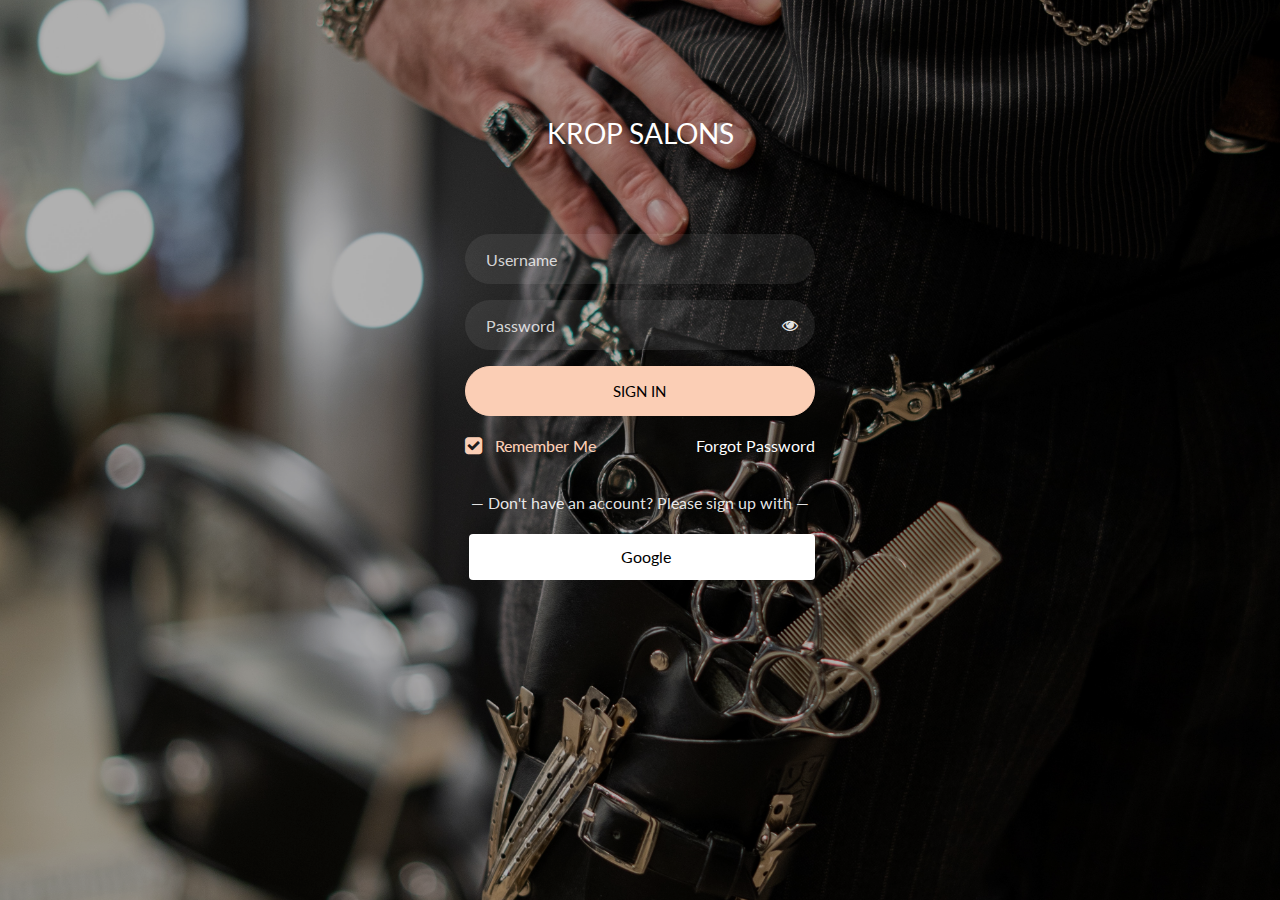
<file: 1/login-form-20/index.html>
<!doctype html>
<html lang="en">
  <head>
  	<title>KROP SALONS</title>
    <meta charset="utf-8">
    <meta name="viewport" content="width=device-width, initial-scale=1, shrink-to-fit=no">

	<link href="https://fonts.googleapis.com/css?family=Lato:300,400,700&display=swap" rel="stylesheet">

	<link rel="stylesheet" href="https://stackpath.bootstrapcdn.com/font-awesome/4.7.0/css/font-awesome.min.css">
	
	<link rel="stylesheet" href="css/style.css">

	</head>
	<body class="img js-fullheight" style="background-image: url(images/bg1.jpg);">
	<section class="ftco-section">
		<div class="container">
			<div class="row justify-content-center">
				<div class="col-md-6 text-center mb-5">
					<h1 class="heading-section">KROP SALONS</h1>
				</div>
			</div>
			<div class="row justify-content-center">
				<div class="col-md-6 col-lg-4">
					<div class="login-wrap p-0">
		      	<h3 class="mb-4 text-center"></h3>
		      	<form action="#" class="signin-form">
		      		<div class="form-group">
		      			<input type="text" class="form-control" placeholder="Username" required>
		      		</div>
	            <div class="form-group">
	              <input id="password-field" type="password" class="form-control" placeholder="Password" required>
	              <span toggle="#password-field" class="fa fa-fw fa-eye field-icon toggle-password"></span>
	            </div>
	            <div class="form-group">
	            	<button type="submit" class="form-control btn btn-primary submit px-3">Sign In</button>
	            </div>
	            <div class="form-group d-md-flex">
	            	<div class="w-50">
		            	<label class="checkbox-wrap checkbox-primary">Remember Me
									  <input type="checkbox" checked>
									  <span class="checkmark"></span>
									</label>
								</div>
								<div class="w-50 text-md-right">
									<a href="#" style="color: #fff">Forgot Password</a>
								</div>
	            </div>
	          </form>
	          <p class="w-100 text-center">&mdash; Don't have an account? Please sign up with &mdash;</p>
	          <div class="social d-flex text-center">
	          	<a href="https://accounts.google.com/Login" class="px-2 py-2 ml-md-1 rounded"><span class="ion-logo-twitter mr-2"></span> Google</a>
	          </div>
		      </div>
				</div>
			</div>
		</div>
	</section>

	<script src="js/jquery.min.js"></script>
  <script src="js/popper.js"></script>
  <script src="js/bootstrap.min.js"></script>
  <script src="js/main.js"></script>

</body>
</file>
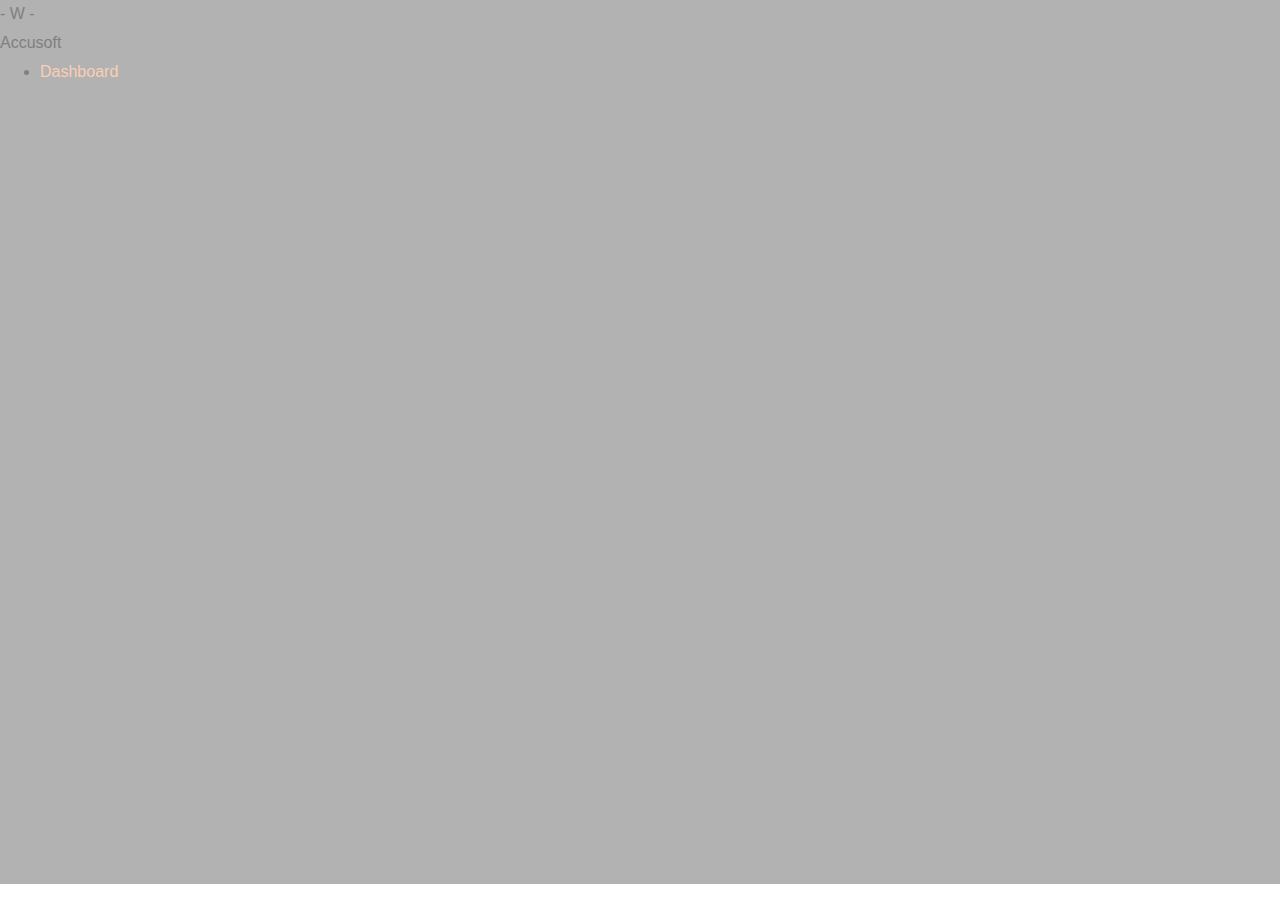
<file: cust_login/css/index.html>
<! DOCTYPE html>
- <html lang="en">
W <head>
   <meta charset="UTF-8">
   <title>Accusoft admin</title>
   <link rel="stylesheet" href="https://maxst.icons8.com/vue-
   static/landings/line-awesome/line-awesome/1.3.0/css/line-awesome.min.css">
   <link rel="stylesheet" href="style.css">
</head>
- <body>
   <div class="sidebar">
     <div class="sidebar-brand">
        <hl><span class="lab la-accusoft"></span> Accusoft</hl>
     </div>
     <div class="sidebar-menu">
        <ul>
           <li>
              <a href=""><span class="las la-igloo"></span>
              <span>Dashboard</span></a>
           </lj>
        </ul>
</file>
<file: 1/login-form-20/css/style.css>
:root {
  --blue: #007bff;
  --indigo: #6610f2;
  --purple: #6f42c1;
  --pink: #e83e8c;
  --red: #dc3545;
  --orange: #fd7e14;
  --yellow: #ffc107;
  --green: #28a745;
  --teal: #20c997;
  --cyan: #17a2b8;
  --white: #fff;
  --gray: #6c757d;
  --gray-dark: #343a40;
  --primary: #007bff;
  --secondary: #6c757d;
  --success: #28a745;
  --info: #17a2b8;
  --warning: #ffc107;
  --danger: #dc3545;
  --light: #f8f9fa;
  --dark: #343a40;
  --breakpoint-xs: 0;
  --breakpoint-sm: 576px;
  --breakpoint-md: 768px;
  --breakpoint-lg: 992px;
  --breakpoint-xl: 1200px;
  --font-family-sans-serif: -apple-system, BlinkMacSystemFont, "Segoe UI", Roboto, "Helvetica Neue", Arial, "Noto Sans", sans-serif, "Apple Color Emoji", "Segoe UI Emoji", "Segoe UI Symbol", "Noto Color Emoji";
  --font-family-monospace: SFMono-Regular, Menlo, Monaco, Consolas, "Liberation Mono", "Courier New", monospace; }

*,
*::before,
*::after {
  -webkit-box-sizing: border-box;
  box-sizing: border-box; }

html {
  font-family: sans-serif;
  line-height: 1.15;
  -webkit-text-size-adjust: 100%;
  -webkit-tap-highlight-color: rgba(0, 0, 0, 0); }

article, aside, figcaption, figure, footer, header, hgroup, main, nav, section {
  display: block; }

body {
  margin: 0;
  font-family: -apple-system, BlinkMacSystemFont, "Segoe UI", Roboto, "Helvetica Neue", Arial, "Noto Sans", sans-serif, "Apple Color Emoji", "Segoe UI Emoji", "Segoe UI Symbol", "Noto Color Emoji";
  font-size: 1rem;
  font-weight: 400;
  line-height: 1.5;
  color: #212529;
  text-align: left;
  background-color: #fff; }

[tabindex="-1"]:focus {
  outline: 0 !important; }

hr {
  -webkit-box-sizing: content-box;
  box-sizing: content-box;
  height: 0;
  overflow: visible; }

h1, h2, h3, h4, h5, h6 {
  margin-top: 0;
  margin-bottom: 0.5rem; }

p {
  margin-top: 0;
  margin-bottom: 1rem; }

abbr[title],
abbr[data-original-title] {
  text-decoration: underline;
  -webkit-text-decoration: underline dotted;
  text-decoration: underline dotted;
  cursor: help;
  border-bottom: 0;
  text-decoration-skip-ink: none; }

address {
  margin-bottom: 1rem;
  font-style: normal;
  line-height: inherit; }

ol,
ul,
dl {
  margin-top: 0;
  margin-bottom: 1rem; }

ol ol,
ul ul,
ol ul,
ul ol {
  margin-bottom: 0; }

dt {
  font-weight: 700; }

dd {
  margin-bottom: .5rem;
  margin-left: 0; }

blockquote {
  margin: 0 0 1rem; }

b,
strong {
  font-weight: bolder; }

small {
  font-size: 80%; }

sub,
sup {
  position: relative;
  font-size: 75%;
  line-height: 0;
  vertical-align: baseline; }

sub {
  bottom: -.25em; }

sup {
  top: -.5em; }

a {
  color: #007bff;
  text-decoration: none;
  background-color: transparent; }
  a:hover {
    color: #0056b3;
    text-decoration: underline; }

a:not([href]):not([tabindex]) {
  color: inherit;
  text-decoration: none; }
  a:not([href]):not([tabindex]):hover, a:not([href]):not([tabindex]):focus {
    color: inherit;
    text-decoration: none; }
  a:not([href]):not([tabindex]):focus {
    outline: 0; }

pre,
code,
kbd,
samp {
  font-family: SFMono-Regular, Menlo, Monaco, Consolas, "Liberation Mono", "Courier New", monospace;
  font-size: 1em; }

pre {
  margin-top: 0;
  margin-bottom: 1rem;
  overflow: auto; }

figure {
  margin: 0 0 1rem; }

img {
  vertical-align: middle;
  border-style: none; }

svg {
  overflow: hidden;
  vertical-align: middle; }

table {
  border-collapse: collapse; }

caption {
  padding-top: 0.75rem;
  padding-bottom: 0.75rem;
  color: #6c757d;
  text-align: left;
  caption-side: bottom; }

th {
  text-align: inherit; }

label {
  display: inline-block;
  margin-bottom: 0.5rem; }

button {
  border-radius: 0; }

button:focus {
  outline: 1px dotted;
  outline: 5px auto -webkit-focus-ring-color; }

input,
button,
select,
optgroup,
textarea {
  margin: 0;
  font-family: inherit;
  font-size: inherit;
  line-height: inherit; }

button,
input {
  overflow: visible; }

button,
select {
  text-transform: none; }

select {
  word-wrap: normal; }

button,
[type="button"],
[type="reset"],
[type="submit"] {
  -webkit-appearance: button; }

button:not(:disabled),
[type="button"]:not(:disabled),
[type="reset"]:not(:disabled),
[type="submit"]:not(:disabled) {
  cursor: pointer; }

button::-moz-focus-inner,
[type="button"]::-moz-focus-inner,
[type="reset"]::-moz-focus-inner,
[type="submit"]::-moz-focus-inner {
  padding: 0;
  border-style: none; }

input[type="radio"],
input[type="checkbox"] {
  -webkit-box-sizing: border-box;
  box-sizing: border-box;
  padding: 0; }

input[type="date"],
input[type="time"],
input[type="datetime-local"],
input[type="month"] {
  -webkit-appearance: listbox; }

textarea {
  overflow: auto;
  resize: vertical; }

fieldset {
  min-width: 0;
  padding: 0;
  margin: 0;
  border: 0; }

legend {
  display: block;
  width: 100%;
  max-width: 100%;
  padding: 0;
  margin-bottom: .5rem;
  font-size: 1.5rem;
  line-height: inherit;
  color: inherit;
  white-space: normal; }

progress {
  vertical-align: baseline; }

[type="number"]::-webkit-inner-spin-button,
[type="number"]::-webkit-outer-spin-button {
  height: auto; }

[type="search"] {
  outline-offset: -2px;
  -webkit-appearance: none; }

[type="search"]::-webkit-search-decoration {
  -webkit-appearance: none; }

::-webkit-file-upload-button {
  font: inherit;
  -webkit-appearance: button; }

output {
  display: inline-block; }

summary {
  display: list-item;
  cursor: pointer; }

template {
  display: none; }

[hidden] {
  display: none !important; }

h1, h2, h3, h4, h5, h6,
.h1, .h2, .h3, .h4, .h5, .h6 {
  margin-bottom: 0.5rem;
  font-weight: 500;
  line-height: 1.2; }

h1, .h1 {
  font-size: 2.5rem; }

h2, .h2 {
  font-size: 2rem; }

h3, .h3 {
  font-size: 1.75rem; }

h4, .h4 {
  font-size: 1.5rem; }

h5, .h5 {
  font-size: 1.25rem; }

h6, .h6 {
  font-size: 1rem; }

.lead {
  font-size: 1.25rem;
  font-weight: 300; }

.display-1 {
  font-size: 6rem;
  font-weight: 300;
  line-height: 1.2; }

.display-2 {
  font-size: 5.5rem;
  font-weight: 300;
  line-height: 1.2; }

.display-3 {
  font-size: 4.5rem;
  font-weight: 300;
  line-height: 1.2; }

.display-4 {
  font-size: 3.5rem;
  font-weight: 300;
  line-height: 1.2; }

hr {
  margin-top: 1rem;
  margin-bottom: 1rem;
  border: 0;
  border-top: 1px solid rgba(0, 0, 0, 0.1); }

small,
.small {
  font-size: 80%;
  font-weight: 400; }

mark,
.mark {
  padding: 0.2em;
  background-color: #fcf8e3; }

.list-unstyled {
  padding-left: 0;
  list-style: none; }

.list-inline {
  padding-left: 0;
  list-style: none; }

.list-inline-item {
  display: inline-block; }
  .list-inline-item:not(:last-child) {
    margin-right: 0.5rem; }

.initialism {
  font-size: 90%;
  text-transform: uppercase; }

.blockquote {
  margin-bottom: 1rem;
  font-size: 1.25rem; }

.blockquote-footer {
  display: block;
  font-size: 80%;
  color: #6c757d; }
  .blockquote-footer::before {
    content: "\2014\00A0"; }

.img-fluid {
  max-width: 100%;
  height: auto; }

.img-thumbnail {
  padding: 0.25rem;
  background-color: #fff;
  border: 1px solid #dee2e6;
  border-radius: 0.25rem;
  max-width: 100%;
  height: auto; }

.figure {
  display: inline-block; }

.figure-img {
  margin-bottom: 0.5rem;
  line-height: 1; }

.figure-caption {
  font-size: 90%;
  color: #6c757d; }

code {
  font-size: 87.5%;
  color: #e83e8c;
  word-break: break-word; }
  a > code {
    color: inherit; }

kbd {
  padding: 0.2rem 0.4rem;
  font-size: 87.5%;
  color: #fff;
  background-color: #212529;
  border-radius: 0.2rem; }
  kbd kbd {
    padding: 0;
    font-size: 100%;
    font-weight: 700; }

pre {
  display: block;
  font-size: 87.5%;
  color: #212529; }
  pre code {
    font-size: inherit;
    color: inherit;
    word-break: normal; }

.pre-scrollable {
  max-height: 340px;
  overflow-y: scroll; }

.container {
  width: 100%;
  padding-right: 15px;
  padding-left: 15px;
  margin-right: auto;
  margin-left: auto; }
  @media (min-width: 576px) {
    .container {
      max-width: 540px; } }
  @media (min-width: 768px) {
    .container {
      max-width: 720px; } }
  @media (min-width: 992px) {
    .container {
      max-width: 960px; } }
  @media (min-width: 1200px) {
    .container {
      max-width: 1140px; } }

.container-fluid {
  width: 100%;
  padding-right: 15px;
  padding-left: 15px;
  margin-right: auto;
  margin-left: auto; }

.row {
  display: -webkit-box;
  display: -ms-flexbox;
  display: flex;
  -ms-flex-wrap: wrap;
  flex-wrap: wrap;
  margin-right: -15px;
  margin-left: -15px; }

.no-gutters {
  margin-right: 0;
  margin-left: 0; }
  .no-gutters > .col,
  .no-gutters > [class*="col-"] {
    padding-right: 0;
    padding-left: 0; }

.col-1, .col-2, .col-3, .col-4, .col-5, .col-6, .col-7, .col-8, .col-9, .col-10, .col-11, .col-12, .col,
.col-auto, .col-sm-1, .col-sm-2, .col-sm-3, .col-sm-4, .col-sm-5, .col-sm-6, .col-sm-7, .col-sm-8, .col-sm-9, .col-sm-10, .col-sm-11, .col-sm-12, .col-sm,
.col-sm-auto, .col-md-1, .col-md-2, .col-md-3, .col-md-4, .col-md-5, .col-md-6, .col-md-7, .col-md-8, .col-md-9, .col-md-10, .col-md-11, .col-md-12, .col-md,
.col-md-auto, .col-lg-1, .col-lg-2, .col-lg-3, .col-lg-4, .col-lg-5, .col-lg-6, .col-lg-7, .col-lg-8, .col-lg-9, .col-lg-10, .col-lg-11, .col-lg-12, .col-lg,
.col-lg-auto, .col-xl-1, .col-xl-2, .col-xl-3, .col-xl-4, .col-xl-5, .col-xl-6, .col-xl-7, .col-xl-8, .col-xl-9, .col-xl-10, .col-xl-11, .col-xl-12, .col-xl,
.col-xl-auto {
  position: relative;
  width: 100%;
  padding-right: 15px;
  padding-left: 15px; }

.col {
  -ms-flex-preferred-size: 0;
  flex-basis: 0;
  -webkit-box-flex: 1;
  -ms-flex-positive: 1;
  flex-grow: 1;
  max-width: 100%; }

.col-auto {
  -webkit-box-flex: 0;
  -ms-flex: 0 0 auto;
  flex: 0 0 auto;
  width: auto;
  max-width: 100%; }

.col-1 {
  -webkit-box-flex: 0;
  -ms-flex: 0 0 8.33333%;
  flex: 0 0 8.33333%;
  max-width: 8.33333%; }

.col-2 {
  -webkit-box-flex: 0;
  -ms-flex: 0 0 16.66667%;
  flex: 0 0 16.66667%;
  max-width: 16.66667%; }

.col-3 {
  -webkit-box-flex: 0;
  -ms-flex: 0 0 25%;
  flex: 0 0 25%;
  max-width: 25%; }

.col-4 {
  -webkit-box-flex: 0;
  -ms-flex: 0 0 33.33333%;
  flex: 0 0 33.33333%;
  max-width: 33.33333%; }

.col-5 {
  -webkit-box-flex: 0;
  -ms-flex: 0 0 41.66667%;
  flex: 0 0 41.66667%;
  max-width: 41.66667%; }

.col-6 {
  -webkit-box-flex: 0;
  -ms-flex: 0 0 50%;
  flex: 0 0 50%;
  max-width: 50%; }

.col-7 {
  -webkit-box-flex: 0;
  -ms-flex: 0 0 58.33333%;
  flex: 0 0 58.33333%;
  max-width: 58.33333%; }

.col-8 {
  -webkit-box-flex: 0;
  -ms-flex: 0 0 66.66667%;
  flex: 0 0 66.66667%;
  max-width: 66.66667%; }

.col-9 {
  -webkit-box-flex: 0;
  -ms-flex: 0 0 75%;
  flex: 0 0 75%;
  max-width: 75%; }

.col-10 {
  -webkit-box-flex: 0;
  -ms-flex: 0 0 83.33333%;
  flex: 0 0 83.33333%;
  max-width: 83.33333%; }

.col-11 {
  -webkit-box-flex: 0;
  -ms-flex: 0 0 91.66667%;
  flex: 0 0 91.66667%;
  max-width: 91.66667%; }

.col-12 {
  -webkit-box-flex: 0;
  -ms-flex: 0 0 100%;
  flex: 0 0 100%;
  max-width: 100%; }

.order-first {
  -webkit-box-ordinal-group: 0;
  -ms-flex-order: -1;
  order: -1; }

.order-last {
  -webkit-box-ordinal-group: 14;
  -ms-flex-order: 13;
  order: 13; }

.order-0 {
  -webkit-box-ordinal-group: 1;
  -ms-flex-order: 0;
  order: 0; }

.order-1 {
  -webkit-box-ordinal-group: 2;
  -ms-flex-order: 1;
  order: 1; }

.order-2 {
  -webkit-box-ordinal-group: 3;
  -ms-flex-order: 2;
  order: 2; }

.order-3 {
  -webkit-box-ordinal-group: 4;
  -ms-flex-order: 3;
  order: 3; }

.order-4 {
  -webkit-box-ordinal-group: 5;
  -ms-flex-order: 4;
  order: 4; }

.order-5 {
  -webkit-box-ordinal-group: 6;
  -ms-flex-order: 5;
  order: 5; }

.order-6 {
  -webkit-box-ordinal-group: 7;
  -ms-flex-order: 6;
  order: 6; }

.order-7 {
  -webkit-box-ordinal-group: 8;
  -ms-flex-order: 7;
  order: 7; }

.order-8 {
  -webkit-box-ordinal-group: 9;
  -ms-flex-order: 8;
  order: 8; }

.order-9 {
  -webkit-box-ordinal-group: 10;
  -ms-flex-order: 9;
  order: 9; }

.order-10 {
  -webkit-box-ordinal-group: 11;
  -ms-flex-order: 10;
  order: 10; }

.order-11 {
  -webkit-box-ordinal-group: 12;
  -ms-flex-order: 11;
  order: 11; }

.order-12 {
  -webkit-box-ordinal-group: 13;
  -ms-flex-order: 12;
  order: 12; }

.offset-1 {
  margin-left: 8.33333%; }

.offset-2 {
  margin-left: 16.66667%; }

.offset-3 {
  margin-left: 25%; }

.offset-4 {
  margin-left: 33.33333%; }

.offset-5 {
  margin-left: 41.66667%; }

.offset-6 {
  margin-left: 50%; }

.offset-7 {
  margin-left: 58.33333%; }

.offset-8 {
  margin-left: 66.66667%; }

.offset-9 {
  margin-left: 75%; }

.offset-10 {
  margin-left: 83.33333%; }

.offset-11 {
  margin-left: 91.66667%; }

@media (min-width: 576px) {
  .col-sm {
    -ms-flex-preferred-size: 0;
    flex-basis: 0;
    -webkit-box-flex: 1;
    -ms-flex-positive: 1;
    flex-grow: 1;
    max-width: 100%; }
  .col-sm-auto {
    -webkit-box-flex: 0;
    -ms-flex: 0 0 auto;
    flex: 0 0 auto;
    width: auto;
    max-width: 100%; }
  .col-sm-1 {
    -webkit-box-flex: 0;
    -ms-flex: 0 0 8.33333%;
    flex: 0 0 8.33333%;
    max-width: 8.33333%; }
  .col-sm-2 {
    -webkit-box-flex: 0;
    -ms-flex: 0 0 16.66667%;
    flex: 0 0 16.66667%;
    max-width: 16.66667%; }
  .col-sm-3 {
    -webkit-box-flex: 0;
    -ms-flex: 0 0 25%;
    flex: 0 0 25%;
    max-width: 25%; }
  .col-sm-4 {
    -webkit-box-flex: 0;
    -ms-flex: 0 0 33.33333%;
    flex: 0 0 33.33333%;
    max-width: 33.33333%; }
  .col-sm-5 {
    -webkit-box-flex: 0;
    -ms-flex: 0 0 41.66667%;
    flex: 0 0 41.66667%;
    max-width: 41.66667%; }
  .col-sm-6 {
    -webkit-box-flex: 0;
    -ms-flex: 0 0 50%;
    flex: 0 0 50%;
    max-width: 50%; }
  .col-sm-7 {
    -webkit-box-flex: 0;
    -ms-flex: 0 0 58.33333%;
    flex: 0 0 58.33333%;
    max-width: 58.33333%; }
  .col-sm-8 {
    -webkit-box-flex: 0;
    -ms-flex: 0 0 66.66667%;
    flex: 0 0 66.66667%;
    max-width: 66.66667%; }
  .col-sm-9 {
    -webkit-box-flex: 0;
    -ms-flex: 0 0 75%;
    flex: 0 0 75%;
    max-width: 75%; }
  .col-sm-10 {
    -webkit-box-flex: 0;
    -ms-flex: 0 0 83.33333%;
    flex: 0 0 83.33333%;
    max-width: 83.33333%; }
  .col-sm-11 {
    -webkit-box-flex: 0;
    -ms-flex: 0 0 91.66667%;
    flex: 0 0 91.66667%;
    max-width: 91.66667%; }
  .col-sm-12 {
    -webkit-box-flex: 0;
    -ms-flex: 0 0 100%;
    flex: 0 0 100%;
    max-width: 100%; }
  .order-sm-first {
    -webkit-box-ordinal-group: 0;
    -ms-flex-order: -1;
    order: -1; }
  .order-sm-last {
    -webkit-box-ordinal-group: 14;
    -ms-flex-order: 13;
    order: 13; }
  .order-sm-0 {
    -webkit-box-ordinal-group: 1;
    -ms-flex-order: 0;
    order: 0; }
  .order-sm-1 {
    -webkit-box-ordinal-group: 2;
    -ms-flex-order: 1;
    order: 1; }
  .order-sm-2 {
    -webkit-box-ordinal-group: 3;
    -ms-flex-order: 2;
    order: 2; }
  .order-sm-3 {
    -webkit-box-ordinal-group: 4;
    -ms-flex-order: 3;
    order: 3; }
  .order-sm-4 {
    -webkit-box-ordinal-group: 5;
    -ms-flex-order: 4;
    order: 4; }
  .order-sm-5 {
    -webkit-box-ordinal-group: 6;
    -ms-flex-order: 5;
    order: 5; }
  .order-sm-6 {
    -webkit-box-ordinal-group: 7;
    -ms-flex-order: 6;
    order: 6; }
  .order-sm-7 {
    -webkit-box-ordinal-group: 8;
    -ms-flex-order: 7;
    order: 7; }
  .order-sm-8 {
    -webkit-box-ordinal-group: 9;
    -ms-flex-order: 8;
    order: 8; }
  .order-sm-9 {
    -webkit-box-ordinal-group: 10;
    -ms-flex-order: 9;
    order: 9; }
  .order-sm-10 {
    -webkit-box-ordinal-group: 11;
    -ms-flex-order: 10;
    order: 10; }
  .order-sm-11 {
    -webkit-box-ordinal-group: 12;
    -ms-flex-order: 11;
    order: 11; }
  .order-sm-12 {
    -webkit-box-ordinal-group: 13;
    -ms-flex-order: 12;
    order: 12; }
  .offset-sm-0 {
    margin-left: 0; }
  .offset-sm-1 {
    margin-left: 8.33333%; }
  .offset-sm-2 {
    margin-left: 16.66667%; }
  .offset-sm-3 {
    margin-left: 25%; }
  .offset-sm-4 {
    margin-left: 33.33333%; }
  .offset-sm-5 {
    margin-left: 41.66667%; }
  .offset-sm-6 {
    margin-left: 50%; }
  .offset-sm-7 {
    margin-left: 58.33333%; }
  .offset-sm-8 {
    margin-left: 66.66667%; }
  .offset-sm-9 {
    margin-left: 75%; }
  .offset-sm-10 {
    margin-left: 83.33333%; }
  .offset-sm-11 {
    margin-left: 91.66667%; } }

@media (min-width: 768px) {
  .col-md {
    -ms-flex-preferred-size: 0;
    flex-basis: 0;
    -webkit-box-flex: 1;
    -ms-flex-positive: 1;
    flex-grow: 1;
    max-width: 100%; }
  .col-md-auto {
    -webkit-box-flex: 0;
    -ms-flex: 0 0 auto;
    flex: 0 0 auto;
    width: auto;
    max-width: 100%; }
  .col-md-1 {
    -webkit-box-flex: 0;
    -ms-flex: 0 0 8.33333%;
    flex: 0 0 8.33333%;
    max-width: 8.33333%; }
  .col-md-2 {
    -webkit-box-flex: 0;
    -ms-flex: 0 0 16.66667%;
    flex: 0 0 16.66667%;
    max-width: 16.66667%; }
  .col-md-3 {
    -webkit-box-flex: 0;
    -ms-flex: 0 0 25%;
    flex: 0 0 25%;
    max-width: 25%; }
  .col-md-4 {
    -webkit-box-flex: 0;
    -ms-flex: 0 0 33.33333%;
    flex: 0 0 33.33333%;
    max-width: 33.33333%; }
  .col-md-5 {
    -webkit-box-flex: 0;
    -ms-flex: 0 0 41.66667%;
    flex: 0 0 41.66667%;
    max-width: 41.66667%; }
  .col-md-6 {
    -webkit-box-flex: 0;
    -ms-flex: 0 0 50%;
    flex: 0 0 50%;
    max-width: 50%; }
  .col-md-7 {
    -webkit-box-flex: 0;
    -ms-flex: 0 0 58.33333%;
    flex: 0 0 58.33333%;
    max-width: 58.33333%; }
  .col-md-8 {
    -webkit-box-flex: 0;
    -ms-flex: 0 0 66.66667%;
    flex: 0 0 66.66667%;
    max-width: 66.66667%; }
  .col-md-9 {
    -webkit-box-flex: 0;
    -ms-flex: 0 0 75%;
    flex: 0 0 75%;
    max-width: 75%; }
  .col-md-10 {
    -webkit-box-flex: 0;
    -ms-flex: 0 0 83.33333%;
    flex: 0 0 83.33333%;
    max-width: 83.33333%; }
  .col-md-11 {
    -webkit-box-flex: 0;
    -ms-flex: 0 0 91.66667%;
    flex: 0 0 91.66667%;
    max-width: 91.66667%; }
  .col-md-12 {
    -webkit-box-flex: 0;
    -ms-flex: 0 0 100%;
    flex: 0 0 100%;
    max-width: 100%; }
  .order-md-first {
    -webkit-box-ordinal-group: 0;
    -ms-flex-order: -1;
    order: -1; }
  .order-md-last {
    -webkit-box-ordinal-group: 14;
    -ms-flex-order: 13;
    order: 13; }
  .order-md-0 {
    -webkit-box-ordinal-group: 1;
    -ms-flex-order: 0;
    order: 0; }
  .order-md-1 {
    -webkit-box-ordinal-group: 2;
    -ms-flex-order: 1;
    order: 1; }
  .order-md-2 {
    -webkit-box-ordinal-group: 3;
    -ms-flex-order: 2;
    order: 2; }
  .order-md-3 {
    -webkit-box-ordinal-group: 4;
    -ms-flex-order: 3;
    order: 3; }
  .order-md-4 {
    -webkit-box-ordinal-group: 5;
    -ms-flex-order: 4;
    order: 4; }
  .order-md-5 {
    -webkit-box-ordinal-group: 6;
    -ms-flex-order: 5;
    order: 5; }
  .order-md-6 {
    -webkit-box-ordinal-group: 7;
    -ms-flex-order: 6;
    order: 6; }
  .order-md-7 {
    -webkit-box-ordinal-group: 8;
    -ms-flex-order: 7;
    order: 7; }
  .order-md-8 {
    -webkit-box-ordinal-group: 9;
    -ms-flex-order: 8;
    order: 8; }
  .order-md-9 {
    -webkit-box-ordinal-group: 10;
    -ms-flex-order: 9;
    order: 9; }
  .order-md-10 {
    -webkit-box-ordinal-group: 11;
    -ms-flex-order: 10;
    order: 10; }
  .order-md-11 {
    -webkit-box-ordinal-group: 12;
    -ms-flex-order: 11;
    order: 11; }
  .order-md-12 {
    -webkit-box-ordinal-group: 13;
    -ms-flex-order: 12;
    order: 12; }
  .offset-md-0 {
    margin-left: 0; }
  .offset-md-1 {
    margin-left: 8.33333%; }
  .offset-md-2 {
    margin-left: 16.66667%; }
  .offset-md-3 {
    margin-left: 25%; }
  .offset-md-4 {
    margin-left: 33.33333%; }
  .offset-md-5 {
    margin-left: 41.66667%; }
  .offset-md-6 {
    margin-left: 50%; }
  .offset-md-7 {
    margin-left: 58.33333%; }
  .offset-md-8 {
    margin-left: 66.66667%; }
  .offset-md-9 {
    margin-left: 75%; }
  .offset-md-10 {
    margin-left: 83.33333%; }
  .offset-md-11 {
    margin-left: 91.66667%; } }

@media (min-width: 992px) {
  .col-lg {
    -ms-flex-preferred-size: 0;
    flex-basis: 0;
    -webkit-box-flex: 1;
    -ms-flex-positive: 1;
    flex-grow: 1;
    max-width: 100%; }
  .col-lg-auto {
    -webkit-box-flex: 0;
    -ms-flex: 0 0 auto;
    flex: 0 0 auto;
    width: auto;
    max-width: 100%; }
  .col-lg-1 {
    -webkit-box-flex: 0;
    -ms-flex: 0 0 8.33333%;
    flex: 0 0 8.33333%;
    max-width: 8.33333%; }
  .col-lg-2 {
    -webkit-box-flex: 0;
    -ms-flex: 0 0 16.66667%;
    flex: 0 0 16.66667%;
    max-width: 16.66667%; }
  .col-lg-3 {
    -webkit-box-flex: 0;
    -ms-flex: 0 0 25%;
    flex: 0 0 25%;
    max-width: 25%; }
  .col-lg-4 {
    -webkit-box-flex: 0;
    -ms-flex: 0 0 33.33333%;
    flex: 0 0 33.33333%;
    max-width: 33.33333%; }
  .col-lg-5 {
    -webkit-box-flex: 0;
    -ms-flex: 0 0 41.66667%;
    flex: 0 0 41.66667%;
    max-width: 41.66667%; }
  .col-lg-6 {
    -webkit-box-flex: 0;
    -ms-flex: 0 0 50%;
    flex: 0 0 50%;
    max-width: 50%; }
  .col-lg-7 {
    -webkit-box-flex: 0;
    -ms-flex: 0 0 58.33333%;
    flex: 0 0 58.33333%;
    max-width: 58.33333%; }
  .col-lg-8 {
    -webkit-box-flex: 0;
    -ms-flex: 0 0 66.66667%;
    flex: 0 0 66.66667%;
    max-width: 66.66667%; }
  .col-lg-9 {
    -webkit-box-flex: 0;
    -ms-flex: 0 0 75%;
    flex: 0 0 75%;
    max-width: 75%; }
  .col-lg-10 {
    -webkit-box-flex: 0;
    -ms-flex: 0 0 83.33333%;
    flex: 0 0 83.33333%;
    max-width: 83.33333%; }
  .col-lg-11 {
    -webkit-box-flex: 0;
    -ms-flex: 0 0 91.66667%;
    flex: 0 0 91.66667%;
    max-width: 91.66667%; }
  .col-lg-12 {
    -webkit-box-flex: 0;
    -ms-flex: 0 0 100%;
    flex: 0 0 100%;
    max-width: 100%; }
  .order-lg-first {
    -webkit-box-ordinal-group: 0;
    -ms-flex-order: -1;
    order: -1; }
  .order-lg-last {
    -webkit-box-ordinal-group: 14;
    -ms-flex-order: 13;
    order: 13; }
  .order-lg-0 {
    -webkit-box-ordinal-group: 1;
    -ms-flex-order: 0;
    order: 0; }
  .order-lg-1 {
    -webkit-box-ordinal-group: 2;
    -ms-flex-order: 1;
    order: 1; }
  .order-lg-2 {
    -webkit-box-ordinal-group: 3;
    -ms-flex-order: 2;
    order: 2; }
  .order-lg-3 {
    -webkit-box-ordinal-group: 4;
    -ms-flex-order: 3;
    order: 3; }
  .order-lg-4 {
    -webkit-box-ordinal-group: 5;
    -ms-flex-order: 4;
    order: 4; }
  .order-lg-5 {
    -webkit-box-ordinal-group: 6;
    -ms-flex-order: 5;
    order: 5; }
  .order-lg-6 {
    -webkit-box-ordinal-group: 7;
    -ms-flex-order: 6;
    order: 6; }
  .order-lg-7 {
    -webkit-box-ordinal-group: 8;
    -ms-flex-order: 7;
    order: 7; }
  .order-lg-8 {
    -webkit-box-ordinal-group: 9;
    -ms-flex-order: 8;
    order: 8; }
  .order-lg-9 {
    -webkit-box-ordinal-group: 10;
    -ms-flex-order: 9;
    order: 9; }
  .order-lg-10 {
    -webkit-box-ordinal-group: 11;
    -ms-flex-order: 10;
    order: 10; }
  .order-lg-11 {
    -webkit-box-ordinal-group: 12;
    -ms-flex-order: 11;
    order: 11; }
  .order-lg-12 {
    -webkit-box-ordinal-group: 13;
    -ms-flex-order: 12;
    order: 12; }
  .offset-lg-0 {
    margin-left: 0; }
  .offset-lg-1 {
    margin-left: 8.33333%; }
  .offset-lg-2 {
    margin-left: 16.66667%; }
  .offset-lg-3 {
    margin-left: 25%; }
  .offset-lg-4 {
    margin-left: 33.33333%; }
  .offset-lg-5 {
    margin-left: 41.66667%; }
  .offset-lg-6 {
    margin-left: 50%; }
  .offset-lg-7 {
    margin-left: 58.33333%; }
  .offset-lg-8 {
    margin-left: 66.66667%; }
  .offset-lg-9 {
    margin-left: 75%; }
  .offset-lg-10 {
    margin-left: 83.33333%; }
  .offset-lg-11 {
    margin-left: 91.66667%; } }

@media (min-width: 1200px) {
  .col-xl {
    -ms-flex-preferred-size: 0;
    flex-basis: 0;
    -webkit-box-flex: 1;
    -ms-flex-positive: 1;
    flex-grow: 1;
    max-width: 100%; }
  .col-xl-auto {
    -webkit-box-flex: 0;
    -ms-flex: 0 0 auto;
    flex: 0 0 auto;
    width: auto;
    max-width: 100%; }
  .col-xl-1 {
    -webkit-box-flex: 0;
    -ms-flex: 0 0 8.33333%;
    flex: 0 0 8.33333%;
    max-width: 8.33333%; }
  .col-xl-2 {
    -webkit-box-flex: 0;
    -ms-flex: 0 0 16.66667%;
    flex: 0 0 16.66667%;
    max-width: 16.66667%; }
  .col-xl-3 {
    -webkit-box-flex: 0;
    -ms-flex: 0 0 25%;
    flex: 0 0 25%;
    max-width: 25%; }
  .col-xl-4 {
    -webkit-box-flex: 0;
    -ms-flex: 0 0 33.33333%;
    flex: 0 0 33.33333%;
    max-width: 33.33333%; }
  .col-xl-5 {
    -webkit-box-flex: 0;
    -ms-flex: 0 0 41.66667%;
    flex: 0 0 41.66667%;
    max-width: 41.66667%; }
  .col-xl-6 {
    -webkit-box-flex: 0;
    -ms-flex: 0 0 50%;
    flex: 0 0 50%;
    max-width: 50%; }
  .col-xl-7 {
    -webkit-box-flex: 0;
    -ms-flex: 0 0 58.33333%;
    flex: 0 0 58.33333%;
    max-width: 58.33333%; }
  .col-xl-8 {
    -webkit-box-flex: 0;
    -ms-flex: 0 0 66.66667%;
    flex: 0 0 66.66667%;
    max-width: 66.66667%; }
  .col-xl-9 {
    -webkit-box-flex: 0;
    -ms-flex: 0 0 75%;
    flex: 0 0 75%;
    max-width: 75%; }
  .col-xl-10 {
    -webkit-box-flex: 0;
    -ms-flex: 0 0 83.33333%;
    flex: 0 0 83.33333%;
    max-width: 83.33333%; }
  .col-xl-11 {
    -webkit-box-flex: 0;
    -ms-flex: 0 0 91.66667%;
    flex: 0 0 91.66667%;
    max-width: 91.66667%; }
  .col-xl-12 {
    -webkit-box-flex: 0;
    -ms-flex: 0 0 100%;
    flex: 0 0 100%;
    max-width: 100%; }
  .order-xl-first {
    -webkit-box-ordinal-group: 0;
    -ms-flex-order: -1;
    order: -1; }
  .order-xl-last {
    -webkit-box-ordinal-group: 14;
    -ms-flex-order: 13;
    order: 13; }
  .order-xl-0 {
    -webkit-box-ordinal-group: 1;
    -ms-flex-order: 0;
    order: 0; }
  .order-xl-1 {
    -webkit-box-ordinal-group: 2;
    -ms-flex-order: 1;
    order: 1; }
  .order-xl-2 {
    -webkit-box-ordinal-group: 3;
    -ms-flex-order: 2;
    order: 2; }
  .order-xl-3 {
    -webkit-box-ordinal-group: 4;
    -ms-flex-order: 3;
    order: 3; }
  .order-xl-4 {
    -webkit-box-ordinal-group: 5;
    -ms-flex-order: 4;
    order: 4; }
  .order-xl-5 {
    -webkit-box-ordinal-group: 6;
    -ms-flex-order: 5;
    order: 5; }
  .order-xl-6 {
    -webkit-box-ordinal-group: 7;
    -ms-flex-order: 6;
    order: 6; }
  .order-xl-7 {
    -webkit-box-ordinal-group: 8;
    -ms-flex-order: 7;
    order: 7; }
  .order-xl-8 {
    -webkit-box-ordinal-group: 9;
    -ms-flex-order: 8;
    order: 8; }
  .order-xl-9 {
    -webkit-box-ordinal-group: 10;
    -ms-flex-order: 9;
    order: 9; }
  .order-xl-10 {
    -webkit-box-ordinal-group: 11;
    -ms-flex-order: 10;
    order: 10; }
  .order-xl-11 {
    -webkit-box-ordinal-group: 12;
    -ms-flex-order: 11;
    order: 11; }
  .order-xl-12 {
    -webkit-box-ordinal-group: 13;
    -ms-flex-order: 12;
    order: 12; }
  .offset-xl-0 {
    margin-left: 0; }
  .offset-xl-1 {
    margin-left: 8.33333%; }
  .offset-xl-2 {
    margin-left: 16.66667%; }
  .offset-xl-3 {
    margin-left: 25%; }
  .offset-xl-4 {
    margin-left: 33.33333%; }
  .offset-xl-5 {
    margin-left: 41.66667%; }
  .offset-xl-6 {
    margin-left: 50%; }
  .offset-xl-7 {
    margin-left: 58.33333%; }
  .offset-xl-8 {
    margin-left: 66.66667%; }
  .offset-xl-9 {
    margin-left: 75%; }
  .offset-xl-10 {
    margin-left: 83.33333%; }
  .offset-xl-11 {
    margin-left: 91.66667%; } }

.table {
  width: 100%;
  margin-bottom: 1rem;
  color: #212529; }
  .table th,
  .table td {
    padding: 0.75rem;
    vertical-align: top;
    border-top: 1px solid #dee2e6; }
  .table thead th {
    vertical-align: bottom;
    border-bottom: 2px solid #dee2e6; }
  .table tbody + tbody {
    border-top: 2px solid #dee2e6; }

.table-sm th,
.table-sm td {
  padding: 0.3rem; }

.table-bordered {
  border: 1px solid #dee2e6; }
  .table-bordered th,
  .table-bordered td {
    border: 1px solid #dee2e6; }
  .table-bordered thead th,
  .table-bordered thead td {
    border-bottom-width: 2px; }

.table-borderless th,
.table-borderless td,
.table-borderless thead th,
.table-borderless tbody + tbody {
  border: 0; }

.table-striped tbody tr:nth-of-type(odd) {
  background-color: rgba(0, 0, 0, 0.05); }

.table-hover tbody tr:hover {
  color: #212529;
  background-color: rgba(0, 0, 0, 0.075); }

.table-primary,
.table-primary > th,
.table-primary > td {
  background-color: #b8daff; }

.table-primary th,
.table-primary td,
.table-primary thead th,
.table-primary tbody + tbody {
  border-color: #7abaff; }

.table-hover .table-primary:hover {
  background-color: #9fcdff; }
  .table-hover .table-primary:hover > td,
  .table-hover .table-primary:hover > th {
    background-color: #9fcdff; }

.table-secondary,
.table-secondary > th,
.table-secondary > td {
  background-color: #d6d8db; }

.table-secondary th,
.table-secondary td,
.table-secondary thead th,
.table-secondary tbody + tbody {
  border-color: #b3b7bb; }

.table-hover .table-secondary:hover {
  background-color: #c8cbcf; }
  .table-hover .table-secondary:hover > td,
  .table-hover .table-secondary:hover > th {
    background-color: #c8cbcf; }

.table-success,
.table-success > th,
.table-success > td {
  background-color: #c3e6cb; }

.table-success th,
.table-success td,
.table-success thead th,
.table-success tbody + tbody {
  border-color: #8fd19e; }

.table-hover .table-success:hover {
  background-color: #b1dfbb; }
  .table-hover .table-success:hover > td,
  .table-hover .table-success:hover > th {
    background-color: #b1dfbb; }

.table-info,
.table-info > th,
.table-info > td {
  background-color: #bee5eb; }

.table-info th,
.table-info td,
.table-info thead th,
.table-info tbody + tbody {
  border-color: #86cfda; }

.table-hover .table-info:hover {
  background-color: #abdde5; }
  .table-hover .table-info:hover > td,
  .table-hover .table-info:hover > th {
    background-color: #abdde5; }

.table-warning,
.table-warning > th,
.table-warning > td {
  background-color: #ffeeba; }

.table-warning th,
.table-warning td,
.table-warning thead th,
.table-warning tbody + tbody {
  border-color: #ffdf7e; }

.table-hover .table-warning:hover {
  background-color: #ffe8a1; }
  .table-hover .table-warning:hover > td,
  .table-hover .table-warning:hover > th {
    background-color: #ffe8a1; }

.table-danger,
.table-danger > th,
.table-danger > td {
  background-color: #f5c6cb; }

.table-danger th,
.table-danger td,
.table-danger thead th,
.table-danger tbody + tbody {
  border-color: #ed969e; }

.table-hover .table-danger:hover {
  background-color: #f1b0b7; }
  .table-hover .table-danger:hover > td,
  .table-hover .table-danger:hover > th {
    background-color: #f1b0b7; }

.table-light,
.table-light > th,
.table-light > td {
  background-color: #fdfdfe; }

.table-light th,
.table-light td,
.table-light thead th,
.table-light tbody + tbody {
  border-color: #fbfcfc; }

.table-hover .table-light:hover {
  background-color: #ececf6; }
  .table-hover .table-light:hover > td,
  .table-hover .table-light:hover > th {
    background-color: #ececf6; }

.table-dark,
.table-dark > th,
.table-dark > td {
  background-color: #c6c8ca; }

.table-dark th,
.table-dark td,
.table-dark thead th,
.table-dark tbody + tbody {
  border-color: #95999c; }

.table-hover .table-dark:hover {
  background-color: #b9bbbe; }
  .table-hover .table-dark:hover > td,
  .table-hover .table-dark:hover > th {
    background-color: #b9bbbe; }

.table-active,
.table-active > th,
.table-active > td {
  background-color: rgba(0, 0, 0, 0.075); }

.table-hover .table-active:hover {
  background-color: rgba(0, 0, 0, 0.075); }
  .table-hover .table-active:hover > td,
  .table-hover .table-active:hover > th {
    background-color: rgba(0, 0, 0, 0.075); }

.table .thead-dark th {
  color: #fff;
  background-color: #343a40;
  border-color: #454d55; }

.table .thead-light th {
  color: #495057;
  background-color: #e9ecef;
  border-color: #dee2e6; }

.table-dark {
  color: #fff;
  background-color: #343a40; }
  .table-dark th,
  .table-dark td,
  .table-dark thead th {
    border-color: #454d55; }
  .table-dark.table-bordered {
    border: 0; }
  .table-dark.table-striped tbody tr:nth-of-type(odd) {
    background-color: rgba(255, 255, 255, 0.05); }
  .table-dark.table-hover tbody tr:hover {
    color: #fff;
    background-color: rgba(255, 255, 255, 0.075); }

@media (max-width: 575.98px) {
  .table-responsive-sm {
    display: block;
    width: 100%;
    overflow-x: auto;
    -webkit-overflow-scrolling: touch; }
    .table-responsive-sm > .table-bordered {
      border: 0; } }

@media (max-width: 767.98px) {
  .table-responsive-md {
    display: block;
    width: 100%;
    overflow-x: auto;
    -webkit-overflow-scrolling: touch; }
    .table-responsive-md > .table-bordered {
      border: 0; } }

@media (max-width: 991.98px) {
  .table-responsive-lg {
    display: block;
    width: 100%;
    overflow-x: auto;
    -webkit-overflow-scrolling: touch; }
    .table-responsive-lg > .table-bordered {
      border: 0; } }

@media (max-width: 1199.98px) {
  .table-responsive-xl {
    display: block;
    width: 100%;
    overflow-x: auto;
    -webkit-overflow-scrolling: touch; }
    .table-responsive-xl > .table-bordered {
      border: 0; } }

.table-responsive {
  display: block;
  width: 100%;
  overflow-x: auto;
  -webkit-overflow-scrolling: touch; }
  .table-responsive > .table-bordered {
    border: 0; }

.form-control {
  display: block;
  width: 100%;
  height: calc(1.5em + 0.75rem + 2px);
  padding: 0.375rem 0.75rem;
  font-size: 1rem;
  font-weight: 400;
  line-height: 1.5;
  color: #495057;
  background-color: #fff;
  background-clip: padding-box;
  border: 1px solid #ced4da;
  border-radius: 0.25rem;
  -webkit-transition: border-color 0.15s ease-in-out, -webkit-box-shadow 0.15s ease-in-out;
  transition: border-color 0.15s ease-in-out, -webkit-box-shadow 0.15s ease-in-out;
  -o-transition: border-color 0.15s ease-in-out, box-shadow 0.15s ease-in-out;
  transition: border-color 0.15s ease-in-out, box-shadow 0.15s ease-in-out;
  transition: border-color 0.15s ease-in-out, box-shadow 0.15s ease-in-out, -webkit-box-shadow 0.15s ease-in-out; }
  @media (prefers-reduced-motion: reduce) {
    .form-control {
      -webkit-transition: none;
      -o-transition: none;
      transition: none; } }
  .form-control::-ms-expand {
    background-color: transparent;
    border: 0; }
  .form-control:focus {
    color: #495057;
    background-color: #fff;
    border-color: #80bdff;
    outline: 0;
    -webkit-box-shadow: 0 0 0 0.2rem rgba(0, 123, 255, 0.25);
    box-shadow: 0 0 0 0.2rem rgba(0, 123, 255, 0.25); }
  .form-control::-webkit-input-placeholder {
    color: #6c757d;
    opacity: 1; }
  .form-control:-ms-input-placeholder {
    color: #6c757d;
    opacity: 1; }
  .form-control::-ms-input-placeholder {
    color: #6c757d;
    opacity: 1; }
  .form-control::placeholder {
    color: #6c757d;
    opacity: 1; }
  .form-control:disabled, .form-control[readonly] {
    background-color: #e9ecef;
    opacity: 1; }

select.form-control:focus::-ms-value {
  color: #495057;
  background-color: #fff; }

.form-control-file,
.form-control-range {
  display: block;
  width: 100%; }

.col-form-label {
  padding-top: calc(0.375rem + 1px);
  padding-bottom: calc(0.375rem + 1px);
  margin-bottom: 0;
  font-size: inherit;
  line-height: 1.5; }

.col-form-label-lg {
  padding-top: calc(0.5rem + 1px);
  padding-bottom: calc(0.5rem + 1px);
  font-size: 1.25rem;
  line-height: 1.5; }

.col-form-label-sm {
  padding-top: calc(0.25rem + 1px);
  padding-bottom: calc(0.25rem + 1px);
  font-size: 0.875rem;
  line-height: 1.5; }

.form-control-plaintext {
  display: block;
  width: 100%;
  padding-top: 0.375rem;
  padding-bottom: 0.375rem;
  margin-bottom: 0;
  line-height: 1.5;
  color: #212529;
  background-color: transparent;
  border: solid transparent;
  border-width: 1px 0; }
  .form-control-plaintext.form-control-sm, .form-control-plaintext.form-control-lg {
    padding-right: 0;
    padding-left: 0; }

.form-control-sm {
  height: calc(1.5em + 0.5rem + 2px);
  padding: 0.25rem 0.5rem;
  font-size: 0.875rem;
  line-height: 1.5;
  border-radius: 0.2rem; }

.form-control-lg {
  height: calc(1.5em + 1rem + 2px);
  padding: 0.5rem 1rem;
  font-size: 1.25rem;
  line-height: 1.5;
  border-radius: 0.3rem; }

select.form-control[size], select.form-control[multiple] {
  height: auto; }

textarea.form-control {
  height: auto; }

.form-group {
  margin-bottom: 1rem; }

.form-text {
  display: block;
  margin-top: 0.25rem; }

.form-row {
  display: -webkit-box;
  display: -ms-flexbox;
  display: flex;
  -ms-flex-wrap: wrap;
  flex-wrap: wrap;
  margin-right: -5px;
  margin-left: -5px; }
  .form-row > .col,
  .form-row > [class*="col-"] {
    padding-right: 5px;
    padding-left: 5px; }

.form-check {
  position: relative;
  display: block;
  padding-left: 1.25rem; }

.form-check-input {
  position: absolute;
  margin-top: 0.3rem;
  margin-left: -1.25rem; }
  .form-check-input:disabled ~ .form-check-label {
    color: #6c757d; }

.form-check-label {
  margin-bottom: 0; }

.form-check-inline {
  display: -webkit-inline-box;
  display: -ms-inline-flexbox;
  display: inline-flex;
  -webkit-box-align: center;
  -ms-flex-align: center;
  align-items: center;
  padding-left: 0;
  margin-right: 0.75rem; }
  .form-check-inline .form-check-input {
    position: static;
    margin-top: 0;
    margin-right: 0.3125rem;
    margin-left: 0; }

.valid-feedback {
  display: none;
  width: 100%;
  margin-top: 0.25rem;
  font-size: 80%;
  color: #28a745; }

.valid-tooltip {
  position: absolute;
  top: 100%;
  z-index: 5;
  display: none;
  max-width: 100%;
  padding: 0.25rem 0.5rem;
  margin-top: .1rem;
  font-size: 0.875rem;
  line-height: 1.5;
  color: #fff;
  background-color: rgba(40, 167, 69, 0.9);
  border-radius: 0.25rem; }

.was-validated .form-control:valid, .form-control.is-valid {
  border-color: #28a745;
  padding-right: calc(1.5em + 0.75rem);
  background-image: url("data:image/svg+xml,%3csvg xmlns='http://www.w3.org/2000/svg' viewBox='0 0 8 8'%3e%3cpath fill='%2328a745' d='M2.3 6.73L.6 4.53c-.4-1.04.46-1.4 1.1-.8l1.1 1.4 3.4-3.8c.6-.63 1.6-.27 1.2.7l-4 4.6c-.43.5-.8.4-1.1.1z'/%3e%3c/svg%3e");
  background-repeat: no-repeat;
  background-position: center right calc(0.375em + 0.1875rem);
  background-size: calc(0.75em + 0.375rem) calc(0.75em + 0.375rem); }
  .was-validated .form-control:valid:focus, .form-control.is-valid:focus {
    border-color: #28a745;
    -webkit-box-shadow: 0 0 0 0.2rem rgba(40, 167, 69, 0.25);
    box-shadow: 0 0 0 0.2rem rgba(40, 167, 69, 0.25); }
  .was-validated .form-control:valid ~ .valid-feedback,
  .was-validated .form-control:valid ~ .valid-tooltip, .form-control.is-valid ~ .valid-feedback,
  .form-control.is-valid ~ .valid-tooltip {
    display: block; }

.was-validated textarea.form-control:valid, textarea.form-control.is-valid {
  padding-right: calc(1.5em + 0.75rem);
  background-position: top calc(0.375em + 0.1875rem) right calc(0.375em + 0.1875rem); }

.was-validated .custom-select:valid, .custom-select.is-valid {
  border-color: #28a745;
  padding-right: calc((1em + 0.75rem) * 3 / 4 + 1.75rem);
  background: url("data:image/svg+xml,%3csvg xmlns='http://www.w3.org/2000/svg' viewBox='0 0 4 5'%3e%3cpath fill='%23343a40' d='M2 0L0 2h4zm0 5L0 3h4z'/%3e%3c/svg%3e") no-repeat right 0.75rem center/8px 10px, url("data:image/svg+xml,%3csvg xmlns='http://www.w3.org/2000/svg' viewBox='0 0 8 8'%3e%3cpath fill='%2328a745' d='M2.3 6.73L.6 4.53c-.4-1.04.46-1.4 1.1-.8l1.1 1.4 3.4-3.8c.6-.63 1.6-.27 1.2.7l-4 4.6c-.43.5-.8.4-1.1.1z'/%3e%3c/svg%3e") #fff no-repeat center right 1.75rem/calc(0.75em + 0.375rem) calc(0.75em + 0.375rem); }
  .was-validated .custom-select:valid:focus, .custom-select.is-valid:focus {
    border-color: #28a745;
    -webkit-box-shadow: 0 0 0 0.2rem rgba(40, 167, 69, 0.25);
    box-shadow: 0 0 0 0.2rem rgba(40, 167, 69, 0.25); }
  .was-validated .custom-select:valid ~ .valid-feedback,
  .was-validated .custom-select:valid ~ .valid-tooltip, .custom-select.is-valid ~ .valid-feedback,
  .custom-select.is-valid ~ .valid-tooltip {
    display: block; }

.was-validated .form-control-file:valid ~ .valid-feedback,
.was-validated .form-control-file:valid ~ .valid-tooltip, .form-control-file.is-valid ~ .valid-feedback,
.form-control-file.is-valid ~ .valid-tooltip {
  display: block; }

.was-validated .form-check-input:valid ~ .form-check-label, .form-check-input.is-valid ~ .form-check-label {
  color: #28a745; }

.was-validated .form-check-input:valid ~ .valid-feedback,
.was-validated .form-check-input:valid ~ .valid-tooltip, .form-check-input.is-valid ~ .valid-feedback,
.form-check-input.is-valid ~ .valid-tooltip {
  display: block; }

.was-validated .custom-control-input:valid ~ .custom-control-label, .custom-control-input.is-valid ~ .custom-control-label {
  color: #28a745; }
  .was-validated .custom-control-input:valid ~ .custom-control-label::before, .custom-control-input.is-valid ~ .custom-control-label::before {
    border-color: #28a745; }

.was-validated .custom-control-input:valid ~ .valid-feedback,
.was-validated .custom-control-input:valid ~ .valid-tooltip, .custom-control-input.is-valid ~ .valid-feedback,
.custom-control-input.is-valid ~ .valid-tooltip {
  display: block; }

.was-validated .custom-control-input:valid:checked ~ .custom-control-label::before, .custom-control-input.is-valid:checked ~ .custom-control-label::before {
  border-color: #34ce57;
  background-color: #34ce57; }

.was-validated .custom-control-input:valid:focus ~ .custom-control-label::before, .custom-control-input.is-valid:focus ~ .custom-control-label::before {
  -webkit-box-shadow: 0 0 0 0.2rem rgba(40, 167, 69, 0.25);
  box-shadow: 0 0 0 0.2rem rgba(40, 167, 69, 0.25); }

.was-validated .custom-control-input:valid:focus:not(:checked) ~ .custom-control-label::before, .custom-control-input.is-valid:focus:not(:checked) ~ .custom-control-label::before {
  border-color: #28a745; }

.was-validated .custom-file-input:valid ~ .custom-file-label, .custom-file-input.is-valid ~ .custom-file-label {
  border-color: #28a745; }

.was-validated .custom-file-input:valid ~ .valid-feedback,
.was-validated .custom-file-input:valid ~ .valid-tooltip, .custom-file-input.is-valid ~ .valid-feedback,
.custom-file-input.is-valid ~ .valid-tooltip {
  display: block; }

.was-validated .custom-file-input:valid:focus ~ .custom-file-label, .custom-file-input.is-valid:focus ~ .custom-file-label {
  border-color: #28a745;
  -webkit-box-shadow: 0 0 0 0.2rem rgba(40, 167, 69, 0.25);
  box-shadow: 0 0 0 0.2rem rgba(40, 167, 69, 0.25); }

.invalid-feedback {
  display: none;
  width: 100%;
  margin-top: 0.25rem;
  font-size: 80%;
  color: #dc3545; }

.invalid-tooltip {
  position: absolute;
  top: 100%;
  z-index: 5;
  display: none;
  max-width: 100%;
  padding: 0.25rem 0.5rem;
  margin-top: .1rem;
  font-size: 0.875rem;
  line-height: 1.5;
  color: #fff;
  background-color: rgba(220, 53, 69, 0.9);
  border-radius: 0.25rem; }

.was-validated .form-control:invalid, .form-control.is-invalid {
  border-color: #dc3545;
  padding-right: calc(1.5em + 0.75rem);
  background-image: url("data:image/svg+xml,%3csvg xmlns='http://www.w3.org/2000/svg' fill='%23dc3545' viewBox='-2 -2 7 7'%3e%3cpath stroke='%23dc3545' d='M0 0l3 3m0-3L0 3'/%3e%3ccircle r='.5'/%3e%3ccircle cx='3' r='.5'/%3e%3ccircle cy='3' r='.5'/%3e%3ccircle cx='3' cy='3' r='.5'/%3e%3c/svg%3E");
  background-repeat: no-repeat;
  background-position: center right calc(0.375em + 0.1875rem);
  background-size: calc(0.75em + 0.375rem) calc(0.75em + 0.375rem); }
  .was-validated .form-control:invalid:focus, .form-control.is-invalid:focus {
    border-color: #dc3545;
    -webkit-box-shadow: 0 0 0 0.2rem rgba(220, 53, 69, 0.25);
    box-shadow: 0 0 0 0.2rem rgba(220, 53, 69, 0.25); }
  .was-validated .form-control:invalid ~ .invalid-feedback,
  .was-validated .form-control:invalid ~ .invalid-tooltip, .form-control.is-invalid ~ .invalid-feedback,
  .form-control.is-invalid ~ .invalid-tooltip {
    display: block; }

.was-validated textarea.form-control:invalid, textarea.form-control.is-invalid {
  padding-right: calc(1.5em + 0.75rem);
  background-position: top calc(0.375em + 0.1875rem) right calc(0.375em + 0.1875rem); }

.was-validated .custom-select:invalid, .custom-select.is-invalid {
  border-color: #dc3545;
  padding-right: calc((1em + 0.75rem) * 3 / 4 + 1.75rem);
  background: url("data:image/svg+xml,%3csvg xmlns='http://www.w3.org/2000/svg' viewBox='0 0 4 5'%3e%3cpath fill='%23343a40' d='M2 0L0 2h4zm0 5L0 3h4z'/%3e%3c/svg%3e") no-repeat right 0.75rem center/8px 10px, url("data:image/svg+xml,%3csvg xmlns='http://www.w3.org/2000/svg' fill='%23dc3545' viewBox='-2 -2 7 7'%3e%3cpath stroke='%23dc3545' d='M0 0l3 3m0-3L0 3'/%3e%3ccircle r='.5'/%3e%3ccircle cx='3' r='.5'/%3e%3ccircle cy='3' r='.5'/%3e%3ccircle cx='3' cy='3' r='.5'/%3e%3c/svg%3E") #fff no-repeat center right 1.75rem/calc(0.75em + 0.375rem) calc(0.75em + 0.375rem); }
  .was-validated .custom-select:invalid:focus, .custom-select.is-invalid:focus {
    border-color: #dc3545;
    -webkit-box-shadow: 0 0 0 0.2rem rgba(220, 53, 69, 0.25);
    box-shadow: 0 0 0 0.2rem rgba(220, 53, 69, 0.25); }
  .was-validated .custom-select:invalid ~ .invalid-feedback,
  .was-validated .custom-select:invalid ~ .invalid-tooltip, .custom-select.is-invalid ~ .invalid-feedback,
  .custom-select.is-invalid ~ .invalid-tooltip {
    display: block; }

.was-validated .form-control-file:invalid ~ .invalid-feedback,
.was-validated .form-control-file:invalid ~ .invalid-tooltip, .form-control-file.is-invalid ~ .invalid-feedback,
.form-control-file.is-invalid ~ .invalid-tooltip {
  display: block; }

.was-validated .form-check-input:invalid ~ .form-check-label, .form-check-input.is-invalid ~ .form-check-label {
  color: #dc3545; }

.was-validated .form-check-input:invalid ~ .invalid-feedback,
.was-validated .form-check-input:invalid ~ .invalid-tooltip, .form-check-input.is-invalid ~ .invalid-feedback,
.form-check-input.is-invalid ~ .invalid-tooltip {
  display: block; }

.was-validated .custom-control-input:invalid ~ .custom-control-label, .custom-control-input.is-invalid ~ .custom-control-label {
  color: #dc3545; }
  .was-validated .custom-control-input:invalid ~ .custom-control-label::before, .custom-control-input.is-invalid ~ .custom-control-label::before {
    border-color: #dc3545; }

.was-validated .custom-control-input:invalid ~ .invalid-feedback,
.was-validated .custom-control-input:invalid ~ .invalid-tooltip, .custom-control-input.is-invalid ~ .invalid-feedback,
.custom-control-input.is-invalid ~ .invalid-tooltip {
  display: block; }

.was-validated .custom-control-input:invalid:checked ~ .custom-control-label::before, .custom-control-input.is-invalid:checked ~ .custom-control-label::before {
  border-color: #e4606d;
  background-color: #e4606d; }

.was-validated .custom-control-input:invalid:focus ~ .custom-control-label::before, .custom-control-input.is-invalid:focus ~ .custom-control-label::before {
  -webkit-box-shadow: 0 0 0 0.2rem rgba(220, 53, 69, 0.25);
  box-shadow: 0 0 0 0.2rem rgba(220, 53, 69, 0.25); }

.was-validated .custom-control-input:invalid:focus:not(:checked) ~ .custom-control-label::before, .custom-control-input.is-invalid:focus:not(:checked) ~ .custom-control-label::before {
  border-color: #dc3545; }

.was-validated .custom-file-input:invalid ~ .custom-file-label, .custom-file-input.is-invalid ~ .custom-file-label {
  border-color: #dc3545; }

.was-validated .custom-file-input:invalid ~ .invalid-feedback,
.was-validated .custom-file-input:invalid ~ .invalid-tooltip, .custom-file-input.is-invalid ~ .invalid-feedback,
.custom-file-input.is-invalid ~ .invalid-tooltip {
  display: block; }

.was-validated .custom-file-input:invalid:focus ~ .custom-file-label, .custom-file-input.is-invalid:focus ~ .custom-file-label {
  border-color: #dc3545;
  -webkit-box-shadow: 0 0 0 0.2rem rgba(220, 53, 69, 0.25);
  box-shadow: 0 0 0 0.2rem rgba(220, 53, 69, 0.25); }

.form-inline {
  display: -webkit-box;
  display: -ms-flexbox;
  display: flex;
  -webkit-box-orient: horizontal;
  -webkit-box-direction: normal;
  -ms-flex-flow: row wrap;
  flex-flow: row wrap;
  -webkit-box-align: center;
  -ms-flex-align: center;
  align-items: center; }
  .form-inline .form-check {
    width: 100%; }
  @media (min-width: 576px) {
    .form-inline label {
      display: -webkit-box;
      display: -ms-flexbox;
      display: flex;
      -webkit-box-align: center;
      -ms-flex-align: center;
      align-items: center;
      -webkit-box-pack: center;
      -ms-flex-pack: center;
      justify-content: center;
      margin-bottom: 0; }
    .form-inline .form-group {
      display: -webkit-box;
      display: -ms-flexbox;
      display: flex;
      -webkit-box-flex: 0;
      -ms-flex: 0 0 auto;
      flex: 0 0 auto;
      -webkit-box-orient: horizontal;
      -webkit-box-direction: normal;
      -ms-flex-flow: row wrap;
      flex-flow: row wrap;
      -webkit-box-align: center;
      -ms-flex-align: center;
      align-items: center;
      margin-bottom: 0; }
    .form-inline .form-control {
      display: inline-block;
      width: auto;
      vertical-align: middle; }
    .form-inline .form-control-plaintext {
      display: inline-block; }
    .form-inline .input-group,
    .form-inline .custom-select {
      width: auto; }
    .form-inline .form-check {
      display: -webkit-box;
      display: -ms-flexbox;
      display: flex;
      -webkit-box-align: center;
      -ms-flex-align: center;
      align-items: center;
      -webkit-box-pack: center;
      -ms-flex-pack: center;
      justify-content: center;
      width: auto;
      padding-left: 0; }
    .form-inline .form-check-input {
      position: relative;
      -ms-flex-negative: 0;
      flex-shrink: 0;
      margin-top: 0;
      margin-right: 0.25rem;
      margin-left: 0; }
    .form-inline .custom-control {
      -webkit-box-align: center;
      -ms-flex-align: center;
      align-items: center;
      -webkit-box-pack: center;
      -ms-flex-pack: center;
      justify-content: center; }
    .form-inline .custom-control-label {
      margin-bottom: 0; } }

.btn {
  display: inline-block;
  font-weight: 400;
  color: #212529;
  text-align: center;
  vertical-align: middle;
  -webkit-user-select: none;
  -moz-user-select: none;
  -ms-user-select: none;
  user-select: none;
  background-color: transparent;
  border: 1px solid transparent;
  padding: 0.375rem 0.75rem;
  font-size: 1rem;
  line-height: 1.5;
  border-radius: 0.25rem;
  -webkit-transition: color 0.15s ease-in-out, background-color 0.15s ease-in-out, border-color 0.15s ease-in-out, -webkit-box-shadow 0.15s ease-in-out;
  transition: color 0.15s ease-in-out, background-color 0.15s ease-in-out, border-color 0.15s ease-in-out, -webkit-box-shadow 0.15s ease-in-out;
  -o-transition: color 0.15s ease-in-out, background-color 0.15s ease-in-out, border-color 0.15s ease-in-out, box-shadow 0.15s ease-in-out;
  transition: color 0.15s ease-in-out, background-color 0.15s ease-in-out, border-color 0.15s ease-in-out, box-shadow 0.15s ease-in-out;
  transition: color 0.15s ease-in-out, background-color 0.15s ease-in-out, border-color 0.15s ease-in-out, box-shadow 0.15s ease-in-out, -webkit-box-shadow 0.15s ease-in-out; }
  @media (prefers-reduced-motion: reduce) {
    .btn {
      -webkit-transition: none;
      -o-transition: none;
      transition: none; } }
  .btn:hover {
    color: #212529;
    text-decoration: none; }
  .btn:focus, .btn.focus {
    outline: 0;
    -webkit-box-shadow: 0 0 0 0.2rem rgba(0, 123, 255, 0.25);
    box-shadow: 0 0 0 0.2rem rgba(0, 123, 255, 0.25); }
  .btn.disabled, .btn:disabled {
    opacity: 0.65; }

a.btn.disabled,
fieldset:disabled a.btn {
  pointer-events: none; }

.btn-primary {
  color: #fff;
  background-color: #007bff;
  border-color: #007bff; }
  .btn-primary:hover {
    color: #fff;
    background-color: #0069d9;
    border-color: #0062cc; }
  .btn-primary:focus, .btn-primary.focus {
    -webkit-box-shadow: 0 0 0 0.2rem rgba(38, 143, 255, 0.5);
    box-shadow: 0 0 0 0.2rem rgba(38, 143, 255, 0.5); }
  .btn-primary.disabled, .btn-primary:disabled {
    color: #fff;
    background-color: #007bff;
    border-color: #007bff; }
  .btn-primary:not(:disabled):not(.disabled):active, .btn-primary:not(:disabled):not(.disabled).active,
  .show > .btn-primary.dropdown-toggle {
    color: #fff;
    background-color: #0062cc;
    border-color: #005cbf; }
    .btn-primary:not(:disabled):not(.disabled):active:focus, .btn-primary:not(:disabled):not(.disabled).active:focus,
    .show > .btn-primary.dropdown-toggle:focus {
      -webkit-box-shadow: 0 0 0 0.2rem rgba(38, 143, 255, 0.5);
      box-shadow: 0 0 0 0.2rem rgba(38, 143, 255, 0.5); }

.btn-secondary {
  color: #fff;
  background-color: #6c757d;
  border-color: #6c757d; }
  .btn-secondary:hover {
    color: #fff;
    background-color: #5a6268;
    border-color: #545b62; }
  .btn-secondary:focus, .btn-secondary.focus {
    -webkit-box-shadow: 0 0 0 0.2rem rgba(130, 138, 145, 0.5);
    box-shadow: 0 0 0 0.2rem rgba(130, 138, 145, 0.5); }
  .btn-secondary.disabled, .btn-secondary:disabled {
    color: #fff;
    background-color: #6c757d;
    border-color: #6c757d; }
  .btn-secondary:not(:disabled):not(.disabled):active, .btn-secondary:not(:disabled):not(.disabled).active,
  .show > .btn-secondary.dropdown-toggle {
    color: #fff;
    background-color: #545b62;
    border-color: #4e555b; }
    .btn-secondary:not(:disabled):not(.disabled):active:focus, .btn-secondary:not(:disabled):not(.disabled).active:focus,
    .show > .btn-secondary.dropdown-toggle:focus {
      -webkit-box-shadow: 0 0 0 0.2rem rgba(130, 138, 145, 0.5);
      box-shadow: 0 0 0 0.2rem rgba(130, 138, 145, 0.5); }

.btn-success {
  color: #fff;
  background-color: #28a745;
  border-color: #28a745; }
  .btn-success:hover {
    color: #fff;
    background-color: #218838;
    border-color: #1e7e34; }
  .btn-success:focus, .btn-success.focus {
    -webkit-box-shadow: 0 0 0 0.2rem rgba(72, 180, 97, 0.5);
    box-shadow: 0 0 0 0.2rem rgba(72, 180, 97, 0.5); }
  .btn-success.disabled, .btn-success:disabled {
    color: #fff;
    background-color: #28a745;
    border-color: #28a745; }
  .btn-success:not(:disabled):not(.disabled):active, .btn-success:not(:disabled):not(.disabled).active,
  .show > .btn-success.dropdown-toggle {
    color: #fff;
    background-color: #1e7e34;
    border-color: #1c7430; }
    .btn-success:not(:disabled):not(.disabled):active:focus, .btn-success:not(:disabled):not(.disabled).active:focus,
    .show > .btn-success.dropdown-toggle:focus {
      -webkit-box-shadow: 0 0 0 0.2rem rgba(72, 180, 97, 0.5);
      box-shadow: 0 0 0 0.2rem rgba(72, 180, 97, 0.5); }

.btn-info {
  color: #fff;
  background-color: #17a2b8;
  border-color: #17a2b8; }
  .btn-info:hover {
    color: #fff;
    background-color: #138496;
    border-color: #117a8b; }
  .btn-info:focus, .btn-info.focus {
    -webkit-box-shadow: 0 0 0 0.2rem rgba(58, 176, 195, 0.5);
    box-shadow: 0 0 0 0.2rem rgba(58, 176, 195, 0.5); }
  .btn-info.disabled, .btn-info:disabled {
    color: #fff;
    background-color: #17a2b8;
    border-color: #17a2b8; }
  .btn-info:not(:disabled):not(.disabled):active, .btn-info:not(:disabled):not(.disabled).active,
  .show > .btn-info.dropdown-toggle {
    color: #fff;
    background-color: #117a8b;
    border-color: #10707f; }
    .btn-info:not(:disabled):not(.disabled):active:focus, .btn-info:not(:disabled):not(.disabled).active:focus,
    .show > .btn-info.dropdown-toggle:focus {
      -webkit-box-shadow: 0 0 0 0.2rem rgba(58, 176, 195, 0.5);
      box-shadow: 0 0 0 0.2rem rgba(58, 176, 195, 0.5); }

.btn-warning {
  color: #212529;
  background-color: #ffc107;
  border-color: #ffc107; }
  .btn-warning:hover {
    color: #212529;
    background-color: #e0a800;
    border-color: #d39e00; }
  .btn-warning:focus, .btn-warning.focus {
    -webkit-box-shadow: 0 0 0 0.2rem rgba(222, 170, 12, 0.5);
    box-shadow: 0 0 0 0.2rem rgba(222, 170, 12, 0.5); }
  .btn-warning.disabled, .btn-warning:disabled {
    color: #212529;
    background-color: #ffc107;
    border-color: #ffc107; }
  .btn-warning:not(:disabled):not(.disabled):active, .btn-warning:not(:disabled):not(.disabled).active,
  .show > .btn-warning.dropdown-toggle {
    color: #212529;
    background-color: #d39e00;
    border-color: #c69500; }
    .btn-warning:not(:disabled):not(.disabled):active:focus, .btn-warning:not(:disabled):not(.disabled).active:focus,
    .show > .btn-warning.dropdown-toggle:focus {
      -webkit-box-shadow: 0 0 0 0.2rem rgba(222, 170, 12, 0.5);
      box-shadow: 0 0 0 0.2rem rgba(222, 170, 12, 0.5); }

.btn-danger {
  color: #fff;
  background-color: #dc3545;
  border-color: #dc3545; }
  .btn-danger:hover {
    color: #fff;
    background-color: #c82333;
    border-color: #bd2130; }
  .btn-danger:focus, .btn-danger.focus {
    -webkit-box-shadow: 0 0 0 0.2rem rgba(225, 83, 97, 0.5);
    box-shadow: 0 0 0 0.2rem rgba(225, 83, 97, 0.5); }
  .btn-danger.disabled, .btn-danger:disabled {
    color: #fff;
    background-color: #dc3545;
    border-color: #dc3545; }
  .btn-danger:not(:disabled):not(.disabled):active, .btn-danger:not(:disabled):not(.disabled).active,
  .show > .btn-danger.dropdown-toggle {
    color: #fff;
    background-color: #bd2130;
    border-color: #b21f2d; }
    .btn-danger:not(:disabled):not(.disabled):active:focus, .btn-danger:not(:disabled):not(.disabled).active:focus,
    .show > .btn-danger.dropdown-toggle:focus {
      -webkit-box-shadow: 0 0 0 0.2rem rgba(225, 83, 97, 0.5);
      box-shadow: 0 0 0 0.2rem rgba(225, 83, 97, 0.5); }

.btn-light {
  color: #212529;
  background-color: #f8f9fa;
  border-color: #f8f9fa; }
  .btn-light:hover {
    color: #212529;
    background-color: #e2e6ea;
    border-color: #dae0e5; }
  .btn-light:focus, .btn-light.focus {
    -webkit-box-shadow: 0 0 0 0.2rem rgba(216, 217, 219, 0.5);
    box-shadow: 0 0 0 0.2rem rgba(216, 217, 219, 0.5); }
  .btn-light.disabled, .btn-light:disabled {
    color: #212529;
    background-color: #f8f9fa;
    border-color: #f8f9fa; }
  .btn-light:not(:disabled):not(.disabled):active, .btn-light:not(:disabled):not(.disabled).active,
  .show > .btn-light.dropdown-toggle {
    color: #212529;
    background-color: #dae0e5;
    border-color: #d3d9df; }
    .btn-light:not(:disabled):not(.disabled):active:focus, .btn-light:not(:disabled):not(.disabled).active:focus,
    .show > .btn-light.dropdown-toggle:focus {
      -webkit-box-shadow: 0 0 0 0.2rem rgba(216, 217, 219, 0.5);
      box-shadow: 0 0 0 0.2rem rgba(216, 217, 219, 0.5); }

.btn-dark {
  color: #fff;
  background-color: #343a40;
  border-color: #343a40; }
  .btn-dark:hover {
    color: #fff;
    background-color: #23272b;
    border-color: #1d2124; }
  .btn-dark:focus, .btn-dark.focus {
    -webkit-box-shadow: 0 0 0 0.2rem rgba(82, 88, 93, 0.5);
    box-shadow: 0 0 0 0.2rem rgba(82, 88, 93, 0.5); }
  .btn-dark.disabled, .btn-dark:disabled {
    color: #fff;
    background-color: #343a40;
    border-color: #343a40; }
  .btn-dark:not(:disabled):not(.disabled):active, .btn-dark:not(:disabled):not(.disabled).active,
  .show > .btn-dark.dropdown-toggle {
    color: #fff;
    background-color: #1d2124;
    border-color: #171a1d; }
    .btn-dark:not(:disabled):not(.disabled):active:focus, .btn-dark:not(:disabled):not(.disabled).active:focus,
    .show > .btn-dark.dropdown-toggle:focus {
      -webkit-box-shadow: 0 0 0 0.2rem rgba(82, 88, 93, 0.5);
      box-shadow: 0 0 0 0.2rem rgba(82, 88, 93, 0.5); }

.btn-outline-primary {
  color: #007bff;
  border-color: #007bff; }
  .btn-outline-primary:hover {
    color: #fff;
    background-color: #007bff;
    border-color: #007bff; }
  .btn-outline-primary:focus, .btn-outline-primary.focus {
    -webkit-box-shadow: 0 0 0 0.2rem rgba(0, 123, 255, 0.5);
    box-shadow: 0 0 0 0.2rem rgba(0, 123, 255, 0.5); }
  .btn-outline-primary.disabled, .btn-outline-primary:disabled {
    color: #007bff;
    background-color: transparent; }
  .btn-outline-primary:not(:disabled):not(.disabled):active, .btn-outline-primary:not(:disabled):not(.disabled).active,
  .show > .btn-outline-primary.dropdown-toggle {
    color: #fff;
    background-color: #007bff;
    border-color: #007bff; }
    .btn-outline-primary:not(:disabled):not(.disabled):active:focus, .btn-outline-primary:not(:disabled):not(.disabled).active:focus,
    .show > .btn-outline-primary.dropdown-toggle:focus {
      -webkit-box-shadow: 0 0 0 0.2rem rgba(0, 123, 255, 0.5);
      box-shadow: 0 0 0 0.2rem rgba(0, 123, 255, 0.5); }

.btn-outline-secondary {
  color: #6c757d;
  border-color: #6c757d; }
  .btn-outline-secondary:hover {
    color: #fff;
    background-color: #6c757d;
    border-color: #6c757d; }
  .btn-outline-secondary:focus, .btn-outline-secondary.focus {
    -webkit-box-shadow: 0 0 0 0.2rem rgba(108, 117, 125, 0.5);
    box-shadow: 0 0 0 0.2rem rgba(108, 117, 125, 0.5); }
  .btn-outline-secondary.disabled, .btn-outline-secondary:disabled {
    color: #6c757d;
    background-color: transparent; }
  .btn-outline-secondary:not(:disabled):not(.disabled):active, .btn-outline-secondary:not(:disabled):not(.disabled).active,
  .show > .btn-outline-secondary.dropdown-toggle {
    color: #fff;
    background-color: #6c757d;
    border-color: #6c757d; }
    .btn-outline-secondary:not(:disabled):not(.disabled):active:focus, .btn-outline-secondary:not(:disabled):not(.disabled).active:focus,
    .show > .btn-outline-secondary.dropdown-toggle:focus {
      -webkit-box-shadow: 0 0 0 0.2rem rgba(108, 117, 125, 0.5);
      box-shadow: 0 0 0 0.2rem rgba(108, 117, 125, 0.5); }

.btn-outline-success {
  color: #28a745;
  border-color: #28a745; }
  .btn-outline-success:hover {
    color: #fff;
    background-color: #28a745;
    border-color: #28a745; }
  .btn-outline-success:focus, .btn-outline-success.focus {
    -webkit-box-shadow: 0 0 0 0.2rem rgba(40, 167, 69, 0.5);
    box-shadow: 0 0 0 0.2rem rgba(40, 167, 69, 0.5); }
  .btn-outline-success.disabled, .btn-outline-success:disabled {
    color: #28a745;
    background-color: transparent; }
  .btn-outline-success:not(:disabled):not(.disabled):active, .btn-outline-success:not(:disabled):not(.disabled).active,
  .show > .btn-outline-success.dropdown-toggle {
    color: #fff;
    background-color: #28a745;
    border-color: #28a745; }
    .btn-outline-success:not(:disabled):not(.disabled):active:focus, .btn-outline-success:not(:disabled):not(.disabled).active:focus,
    .show > .btn-outline-success.dropdown-toggle:focus {
      -webkit-box-shadow: 0 0 0 0.2rem rgba(40, 167, 69, 0.5);
      box-shadow: 0 0 0 0.2rem rgba(40, 167, 69, 0.5); }

.btn-outline-info {
  color: #17a2b8;
  border-color: #17a2b8; }
  .btn-outline-info:hover {
    color: #fff;
    background-color: #17a2b8;
    border-color: #17a2b8; }
  .btn-outline-info:focus, .btn-outline-info.focus {
    -webkit-box-shadow: 0 0 0 0.2rem rgba(23, 162, 184, 0.5);
    box-shadow: 0 0 0 0.2rem rgba(23, 162, 184, 0.5); }
  .btn-outline-info.disabled, .btn-outline-info:disabled {
    color: #17a2b8;
    background-color: transparent; }
  .btn-outline-info:not(:disabled):not(.disabled):active, .btn-outline-info:not(:disabled):not(.disabled).active,
  .show > .btn-outline-info.dropdown-toggle {
    color: #fff;
    background-color: #17a2b8;
    border-color: #17a2b8; }
    .btn-outline-info:not(:disabled):not(.disabled):active:focus, .btn-outline-info:not(:disabled):not(.disabled).active:focus,
    .show > .btn-outline-info.dropdown-toggle:focus {
      -webkit-box-shadow: 0 0 0 0.2rem rgba(23, 162, 184, 0.5);
      box-shadow: 0 0 0 0.2rem rgba(23, 162, 184, 0.5); }

.btn-outline-warning {
  color: #ffc107;
  border-color: #ffc107; }
  .btn-outline-warning:hover {
    color: #212529;
    background-color: #ffc107;
    border-color: #ffc107; }
  .btn-outline-warning:focus, .btn-outline-warning.focus {
    -webkit-box-shadow: 0 0 0 0.2rem rgba(255, 193, 7, 0.5);
    box-shadow: 0 0 0 0.2rem rgba(255, 193, 7, 0.5); }
  .btn-outline-warning.disabled, .btn-outline-warning:disabled {
    color: #ffc107;
    background-color: transparent; }
  .btn-outline-warning:not(:disabled):not(.disabled):active, .btn-outline-warning:not(:disabled):not(.disabled).active,
  .show > .btn-outline-warning.dropdown-toggle {
    color: #212529;
    background-color: #ffc107;
    border-color: #ffc107; }
    .btn-outline-warning:not(:disabled):not(.disabled):active:focus, .btn-outline-warning:not(:disabled):not(.disabled).active:focus,
    .show > .btn-outline-warning.dropdown-toggle:focus {
      -webkit-box-shadow: 0 0 0 0.2rem rgba(255, 193, 7, 0.5);
      box-shadow: 0 0 0 0.2rem rgba(255, 193, 7, 0.5); }

.btn-outline-danger {
  color: #dc3545;
  border-color: #dc3545; }
  .btn-outline-danger:hover {
    color: #fff;
    background-color: #dc3545;
    border-color: #dc3545; }
  .btn-outline-danger:focus, .btn-outline-danger.focus {
    -webkit-box-shadow: 0 0 0 0.2rem rgba(220, 53, 69, 0.5);
    box-shadow: 0 0 0 0.2rem rgba(220, 53, 69, 0.5); }
  .btn-outline-danger.disabled, .btn-outline-danger:disabled {
    color: #dc3545;
    background-color: transparent; }
  .btn-outline-danger:not(:disabled):not(.disabled):active, .btn-outline-danger:not(:disabled):not(.disabled).active,
  .show > .btn-outline-danger.dropdown-toggle {
    color: #fff;
    background-color: #dc3545;
    border-color: #dc3545; }
    .btn-outline-danger:not(:disabled):not(.disabled):active:focus, .btn-outline-danger:not(:disabled):not(.disabled).active:focus,
    .show > .btn-outline-danger.dropdown-toggle:focus {
      -webkit-box-shadow: 0 0 0 0.2rem rgba(220, 53, 69, 0.5);
      box-shadow: 0 0 0 0.2rem rgba(220, 53, 69, 0.5); }

.btn-outline-light {
  color: #f8f9fa;
  border-color: #f8f9fa; }
  .btn-outline-light:hover {
    color: #212529;
    background-color: #f8f9fa;
    border-color: #f8f9fa; }
  .btn-outline-light:focus, .btn-outline-light.focus {
    -webkit-box-shadow: 0 0 0 0.2rem rgba(248, 249, 250, 0.5);
    box-shadow: 0 0 0 0.2rem rgba(248, 249, 250, 0.5); }
  .btn-outline-light.disabled, .btn-outline-light:disabled {
    color: #f8f9fa;
    background-color: transparent; }
  .btn-outline-light:not(:disabled):not(.disabled):active, .btn-outline-light:not(:disabled):not(.disabled).active,
  .show > .btn-outline-light.dropdown-toggle {
    color: #212529;
    background-color: #f8f9fa;
    border-color: #f8f9fa; }
    .btn-outline-light:not(:disabled):not(.disabled):active:focus, .btn-outline-light:not(:disabled):not(.disabled).active:focus,
    .show > .btn-outline-light.dropdown-toggle:focus {
      -webkit-box-shadow: 0 0 0 0.2rem rgba(248, 249, 250, 0.5);
      box-shadow: 0 0 0 0.2rem rgba(248, 249, 250, 0.5); }

.btn-outline-dark {
  color: #343a40;
  border-color: #343a40; }
  .btn-outline-dark:hover {
    color: #fff;
    background-color: #343a40;
    border-color: #343a40; }
  .btn-outline-dark:focus, .btn-outline-dark.focus {
    -webkit-box-shadow: 0 0 0 0.2rem rgba(52, 58, 64, 0.5);
    box-shadow: 0 0 0 0.2rem rgba(52, 58, 64, 0.5); }
  .btn-outline-dark.disabled, .btn-outline-dark:disabled {
    color: #343a40;
    background-color: transparent; }
  .btn-outline-dark:not(:disabled):not(.disabled):active, .btn-outline-dark:not(:disabled):not(.disabled).active,
  .show > .btn-outline-dark.dropdown-toggle {
    color: #fff;
    background-color: #343a40;
    border-color: #343a40; }
    .btn-outline-dark:not(:disabled):not(.disabled):active:focus, .btn-outline-dark:not(:disabled):not(.disabled).active:focus,
    .show > .btn-outline-dark.dropdown-toggle:focus {
      -webkit-box-shadow: 0 0 0 0.2rem rgba(52, 58, 64, 0.5);
      box-shadow: 0 0 0 0.2rem rgba(52, 58, 64, 0.5); }

.btn-link {
  font-weight: 400;
  color: #007bff;
  text-decoration: none; }
  .btn-link:hover {
    color: #0056b3;
    text-decoration: underline; }
  .btn-link:focus, .btn-link.focus {
    text-decoration: underline;
    -webkit-box-shadow: none;
    box-shadow: none; }
  .btn-link:disabled, .btn-link.disabled {
    color: #6c757d;
    pointer-events: none; }

.btn-lg, .btn-group-lg > .btn {
  padding: 0.5rem 1rem;
  font-size: 1.25rem;
  line-height: 1.5;
  border-radius: 0.3rem; }

.btn-sm, .btn-group-sm > .btn {
  padding: 0.25rem 0.5rem;
  font-size: 0.875rem;
  line-height: 1.5;
  border-radius: 0.2rem; }

.btn-block {
  display: block;
  width: 100%; }
  .btn-block + .btn-block {
    margin-top: 0.5rem; }

input[type="submit"].btn-block,
input[type="reset"].btn-block,
input[type="button"].btn-block {
  width: 100%; }

.fade {
  -webkit-transition: opacity 0.15s linear;
  -o-transition: opacity 0.15s linear;
  transition: opacity 0.15s linear; }
  @media (prefers-reduced-motion: reduce) {
    .fade {
      -webkit-transition: none;
      -o-transition: none;
      transition: none; } }
  .fade:not(.show) {
    opacity: 0; }

.collapse:not(.show) {
  display: none; }

.collapsing {
  position: relative;
  height: 0;
  overflow: hidden;
  -webkit-transition: height 0.35s ease;
  -o-transition: height 0.35s ease;
  transition: height 0.35s ease; }
  @media (prefers-reduced-motion: reduce) {
    .collapsing {
      -webkit-transition: none;
      -o-transition: none;
      transition: none; } }

.dropup,
.dropright,
.dropdown,
.dropleft {
  position: relative; }

.dropdown-toggle {
  white-space: nowrap; }
  .dropdown-toggle::after {
    display: inline-block;
    margin-left: 0.255em;
    vertical-align: 0.255em;
    content: "";
    border-top: 0.3em solid;
    border-right: 0.3em solid transparent;
    border-bottom: 0;
    border-left: 0.3em solid transparent; }
  .dropdown-toggle:empty::after {
    margin-left: 0; }

.dropdown-menu {
  position: absolute;
  top: 100%;
  left: 0;
  z-index: 1000;
  display: none;
  float: left;
  min-width: 10rem;
  padding: 0.5rem 0;
  margin: 0.125rem 0 0;
  font-size: 1rem;
  color: #212529;
  text-align: left;
  list-style: none;
  background-color: #fff;
  background-clip: padding-box;
  border: 1px solid rgba(0, 0, 0, 0.15);
  border-radius: 0.25rem; }

.dropdown-menu-left {
  right: auto;
  left: 0; }

.dropdown-menu-right {
  right: 0;
  left: auto; }

@media (min-width: 576px) {
  .dropdown-menu-sm-left {
    right: auto;
    left: 0; }
  .dropdown-menu-sm-right {
    right: 0;
    left: auto; } }

@media (min-width: 768px) {
  .dropdown-menu-md-left {
    right: auto;
    left: 0; }
  .dropdown-menu-md-right {
    right: 0;
    left: auto; } }

@media (min-width: 992px) {
  .dropdown-menu-lg-left {
    right: auto;
    left: 0; }
  .dropdown-menu-lg-right {
    right: 0;
    left: auto; } }

@media (min-width: 1200px) {
  .dropdown-menu-xl-left {
    right: auto;
    left: 0; }
  .dropdown-menu-xl-right {
    right: 0;
    left: auto; } }

.dropup .dropdown-menu {
  top: auto;
  bottom: 100%;
  margin-top: 0;
  margin-bottom: 0.125rem; }

.dropup .dropdown-toggle::after {
  display: inline-block;
  margin-left: 0.255em;
  vertical-align: 0.255em;
  content: "";
  border-top: 0;
  border-right: 0.3em solid transparent;
  border-bottom: 0.3em solid;
  border-left: 0.3em solid transparent; }

.dropup .dropdown-toggle:empty::after {
  margin-left: 0; }

.dropright .dropdown-menu {
  top: 0;
  right: auto;
  left: 100%;
  margin-top: 0;
  margin-left: 0.125rem; }

.dropright .dropdown-toggle::after {
  display: inline-block;
  margin-left: 0.255em;
  vertical-align: 0.255em;
  content: "";
  border-top: 0.3em solid transparent;
  border-right: 0;
  border-bottom: 0.3em solid transparent;
  border-left: 0.3em solid; }

.dropright .dropdown-toggle:empty::after {
  margin-left: 0; }

.dropright .dropdown-toggle::after {
  vertical-align: 0; }

.dropleft .dropdown-menu {
  top: 0;
  right: 100%;
  left: auto;
  margin-top: 0;
  margin-right: 0.125rem; }

.dropleft .dropdown-toggle::after {
  display: inline-block;
  margin-left: 0.255em;
  vertical-align: 0.255em;
  content: ""; }

.dropleft .dropdown-toggle::after {
  display: none; }

.dropleft .dropdown-toggle::before {
  display: inline-block;
  margin-right: 0.255em;
  vertical-align: 0.255em;
  content: "";
  border-top: 0.3em solid transparent;
  border-right: 0.3em solid;
  border-bottom: 0.3em solid transparent; }

.dropleft .dropdown-toggle:empty::after {
  margin-left: 0; }

.dropleft .dropdown-toggle::before {
  vertical-align: 0; }

.dropdown-menu[x-placement^="top"], .dropdown-menu[x-placement^="right"], .dropdown-menu[x-placement^="bottom"], .dropdown-menu[x-placement^="left"] {
  right: auto;
  bottom: auto; }

.dropdown-divider {
  height: 0;
  margin: 0.5rem 0;
  overflow: hidden;
  border-top: 1px solid #e9ecef; }

.dropdown-item {
  display: block;
  width: 100%;
  padding: 0.25rem 1.5rem;
  clear: both;
  font-weight: 400;
  color: #212529;
  text-align: inherit;
  white-space: nowrap;
  background-color: transparent;
  border: 0; }
  .dropdown-item:hover, .dropdown-item:focus {
    color: #16181b;
    text-decoration: none;
    background-color: #f8f9fa; }
  .dropdown-item.active, .dropdown-item:active {
    color: #fff;
    text-decoration: none;
    background-color: #007bff; }
  .dropdown-item.disabled, .dropdown-item:disabled {
    color: #6c757d;
    pointer-events: none;
    background-color: transparent; }

.dropdown-menu.show {
  display: block; }

.dropdown-header {
  display: block;
  padding: 0.5rem 1.5rem;
  margin-bottom: 0;
  font-size: 0.875rem;
  color: #6c757d;
  white-space: nowrap; }

.dropdown-item-text {
  display: block;
  padding: 0.25rem 1.5rem;
  color: #212529; }

.btn-group,
.btn-group-vertical {
  position: relative;
  display: -webkit-inline-box;
  display: -ms-inline-flexbox;
  display: inline-flex;
  vertical-align: middle; }
  .btn-group > .btn,
  .btn-group-vertical > .btn {
    position: relative;
    -webkit-box-flex: 1;
    -ms-flex: 1 1 auto;
    flex: 1 1 auto; }
    .btn-group > .btn:hover,
    .btn-group-vertical > .btn:hover {
      z-index: 1; }
    .btn-group > .btn:focus, .btn-group > .btn:active, .btn-group > .btn.active,
    .btn-group-vertical > .btn:focus,
    .btn-group-vertical > .btn:active,
    .btn-group-vertical > .btn.active {
      z-index: 1; }

.btn-toolbar {
  display: -webkit-box;
  display: -ms-flexbox;
  display: flex;
  -ms-flex-wrap: wrap;
  flex-wrap: wrap;
  -webkit-box-pack: start;
  -ms-flex-pack: start;
  justify-content: flex-start; }
  .btn-toolbar .input-group {
    width: auto; }

.btn-group > .btn:not(:first-child),
.btn-group > .btn-group:not(:first-child) {
  margin-left: -1px; }

.btn-group > .btn:not(:last-child):not(.dropdown-toggle),
.btn-group > .btn-group:not(:last-child) > .btn {
  border-top-right-radius: 0;
  border-bottom-right-radius: 0; }

.btn-group > .btn:not(:first-child),
.btn-group > .btn-group:not(:first-child) > .btn {
  border-top-left-radius: 0;
  border-bottom-left-radius: 0; }

.dropdown-toggle-split {
  padding-right: 0.5625rem;
  padding-left: 0.5625rem; }
  .dropdown-toggle-split::after,
  .dropup .dropdown-toggle-split::after,
  .dropright .dropdown-toggle-split::after {
    margin-left: 0; }
  .dropleft .dropdown-toggle-split::before {
    margin-right: 0; }

.btn-sm + .dropdown-toggle-split, .btn-group-sm > .btn + .dropdown-toggle-split {
  padding-right: 0.375rem;
  padding-left: 0.375rem; }

.btn-lg + .dropdown-toggle-split, .btn-group-lg > .btn + .dropdown-toggle-split {
  padding-right: 0.75rem;
  padding-left: 0.75rem; }

.btn-group-vertical {
  -webkit-box-orient: vertical;
  -webkit-box-direction: normal;
  -ms-flex-direction: column;
  flex-direction: column;
  -webkit-box-align: start;
  -ms-flex-align: start;
  align-items: flex-start;
  -webkit-box-pack: center;
  -ms-flex-pack: center;
  justify-content: center; }
  .btn-group-vertical > .btn,
  .btn-group-vertical > .btn-group {
    width: 100%; }
  .btn-group-vertical > .btn:not(:first-child),
  .btn-group-vertical > .btn-group:not(:first-child) {
    margin-top: -1px; }
  .btn-group-vertical > .btn:not(:last-child):not(.dropdown-toggle),
  .btn-group-vertical > .btn-group:not(:last-child) > .btn {
    border-bottom-right-radius: 0;
    border-bottom-left-radius: 0; }
  .btn-group-vertical > .btn:not(:first-child),
  .btn-group-vertical > .btn-group:not(:first-child) > .btn {
    border-top-left-radius: 0;
    border-top-right-radius: 0; }

.btn-group-toggle > .btn,
.btn-group-toggle > .btn-group > .btn {
  margin-bottom: 0; }
  .btn-group-toggle > .btn input[type="radio"],
  .btn-group-toggle > .btn input[type="checkbox"],
  .btn-group-toggle > .btn-group > .btn input[type="radio"],
  .btn-group-toggle > .btn-group > .btn input[type="checkbox"] {
    position: absolute;
    clip: rect(0, 0, 0, 0);
    pointer-events: none; }

.input-group {
  position: relative;
  display: -webkit-box;
  display: -ms-flexbox;
  display: flex;
  -ms-flex-wrap: wrap;
  flex-wrap: wrap;
  -webkit-box-align: stretch;
  -ms-flex-align: stretch;
  align-items: stretch;
  width: 100%; }
  .input-group > .form-control,
  .input-group > .form-control-plaintext,
  .input-group > .custom-select,
  .input-group > .custom-file {
    position: relative;
    -webkit-box-flex: 1;
    -ms-flex: 1 1 auto;
    flex: 1 1 auto;
    width: 1%;
    margin-bottom: 0; }
    .input-group > .form-control + .form-control,
    .input-group > .form-control + .custom-select,
    .input-group > .form-control + .custom-file,
    .input-group > .form-control-plaintext + .form-control,
    .input-group > .form-control-plaintext + .custom-select,
    .input-group > .form-control-plaintext + .custom-file,
    .input-group > .custom-select + .form-control,
    .input-group > .custom-select + .custom-select,
    .input-group > .custom-select + .custom-file,
    .input-group > .custom-file + .form-control,
    .input-group > .custom-file + .custom-select,
    .input-group > .custom-file + .custom-file {
      margin-left: -1px; }
  .input-group > .form-control:focus,
  .input-group > .custom-select:focus,
  .input-group > .custom-file .custom-file-input:focus ~ .custom-file-label {
    z-index: 3; }
  .input-group > .custom-file .custom-file-input:focus {
    z-index: 4; }
  .input-group > .form-control:not(:last-child),
  .input-group > .custom-select:not(:last-child) {
    border-top-right-radius: 0;
    border-bottom-right-radius: 0; }
  .input-group > .form-control:not(:first-child),
  .input-group > .custom-select:not(:first-child) {
    border-top-left-radius: 0;
    border-bottom-left-radius: 0; }
  .input-group > .custom-file {
    display: -webkit-box;
    display: -ms-flexbox;
    display: flex;
    -webkit-box-align: center;
    -ms-flex-align: center;
    align-items: center; }
    .input-group > .custom-file:not(:last-child) .custom-file-label,
    .input-group > .custom-file:not(:last-child) .custom-file-label::after {
      border-top-right-radius: 0;
      border-bottom-right-radius: 0; }
    .input-group > .custom-file:not(:first-child) .custom-file-label {
      border-top-left-radius: 0;
      border-bottom-left-radius: 0; }

.input-group-prepend,
.input-group-append {
  display: -webkit-box;
  display: -ms-flexbox;
  display: flex; }
  .input-group-prepend .btn,
  .input-group-append .btn {
    position: relative;
    z-index: 2; }
    .input-group-prepend .btn:focus,
    .input-group-append .btn:focus {
      z-index: 3; }
  .input-group-prepend .btn + .btn,
  .input-group-prepend .btn + .input-group-text,
  .input-group-prepend .input-group-text + .input-group-text,
  .input-group-prepend .input-group-text + .btn,
  .input-group-append .btn + .btn,
  .input-group-append .btn + .input-group-text,
  .input-group-append .input-group-text + .input-group-text,
  .input-group-append .input-group-text + .btn {
    margin-left: -1px; }

.input-group-prepend {
  margin-right: -1px; }

.input-group-append {
  margin-left: -1px; }

.input-group-text {
  display: -webkit-box;
  display: -ms-flexbox;
  display: flex;
  -webkit-box-align: center;
  -ms-flex-align: center;
  align-items: center;
  padding: 0.375rem 0.75rem;
  margin-bottom: 0;
  font-size: 1rem;
  font-weight: 400;
  line-height: 1.5;
  color: #495057;
  text-align: center;
  white-space: nowrap;
  background-color: #e9ecef;
  border: 1px solid #ced4da;
  border-radius: 0.25rem; }
  .input-group-text input[type="radio"],
  .input-group-text input[type="checkbox"] {
    margin-top: 0; }

.input-group-lg > .form-control:not(textarea),
.input-group-lg > .custom-select {
  height: calc(1.5em + 1rem + 2px); }

.input-group-lg > .form-control,
.input-group-lg > .custom-select,
.input-group-lg > .input-group-prepend > .input-group-text,
.input-group-lg > .input-group-append > .input-group-text,
.input-group-lg > .input-group-prepend > .btn,
.input-group-lg > .input-group-append > .btn {
  padding: 0.5rem 1rem;
  font-size: 1.25rem;
  line-height: 1.5;
  border-radius: 0.3rem; }

.input-group-sm > .form-control:not(textarea),
.input-group-sm > .custom-select {
  height: calc(1.5em + 0.5rem + 2px); }

.input-group-sm > .form-control,
.input-group-sm > .custom-select,
.input-group-sm > .input-group-prepend > .input-group-text,
.input-group-sm > .input-group-append > .input-group-text,
.input-group-sm > .input-group-prepend > .btn,
.input-group-sm > .input-group-append > .btn {
  padding: 0.25rem 0.5rem;
  font-size: 0.875rem;
  line-height: 1.5;
  border-radius: 0.2rem; }

.input-group-lg > .custom-select,
.input-group-sm > .custom-select {
  padding-right: 1.75rem; }

.input-group > .input-group-prepend > .btn,
.input-group > .input-group-prepend > .input-group-text,
.input-group > .input-group-append:not(:last-child) > .btn,
.input-group > .input-group-append:not(:last-child) > .input-group-text,
.input-group > .input-group-append:last-child > .btn:not(:last-child):not(.dropdown-toggle),
.input-group > .input-group-append:last-child > .input-group-text:not(:last-child) {
  border-top-right-radius: 0;
  border-bottom-right-radius: 0; }

.input-group > .input-group-append > .btn,
.input-group > .input-group-append > .input-group-text,
.input-group > .input-group-prepend:not(:first-child) > .btn,
.input-group > .input-group-prepend:not(:first-child) > .input-group-text,
.input-group > .input-group-prepend:first-child > .btn:not(:first-child),
.input-group > .input-group-prepend:first-child > .input-group-text:not(:first-child) {
  border-top-left-radius: 0;
  border-bottom-left-radius: 0; }

.custom-control {
  position: relative;
  display: block;
  min-height: 1.5rem;
  padding-left: 1.5rem; }

.custom-control-inline {
  display: -webkit-inline-box;
  display: -ms-inline-flexbox;
  display: inline-flex;
  margin-right: 1rem; }

.custom-control-input {
  position: absolute;
  z-index: -1;
  opacity: 0; }
  .custom-control-input:checked ~ .custom-control-label::before {
    color: #fff;
    border-color: #007bff;
    background-color: #007bff; }
  .custom-control-input:focus ~ .custom-control-label::before {
    -webkit-box-shadow: 0 0 0 0.2rem rgba(0, 123, 255, 0.25);
    box-shadow: 0 0 0 0.2rem rgba(0, 123, 255, 0.25); }
  .custom-control-input:focus:not(:checked) ~ .custom-control-label::before {
    border-color: #80bdff; }
  .custom-control-input:not(:disabled):active ~ .custom-control-label::before {
    color: #fff;
    background-color: #b3d7ff;
    border-color: #b3d7ff; }
  .custom-control-input:disabled ~ .custom-control-label {
    color: #6c757d; }
    .custom-control-input:disabled ~ .custom-control-label::before {
      background-color: #e9ecef; }

.custom-control-label {
  position: relative;
  margin-bottom: 0;
  vertical-align: top; }
  .custom-control-label::before {
    position: absolute;
    top: 0.25rem;
    left: -1.5rem;
    display: block;
    width: 1rem;
    height: 1rem;
    pointer-events: none;
    content: "";
    background-color: #fff;
    border: #adb5bd solid 1px; }
  .custom-control-label::after {
    position: absolute;
    top: 0.25rem;
    left: -1.5rem;
    display: block;
    width: 1rem;
    height: 1rem;
    content: "";
    background: no-repeat 50% / 50% 50%; }

.custom-checkbox .custom-control-label::before {
  border-radius: 0.25rem; }

.custom-checkbox .custom-control-input:checked ~ .custom-control-label::after {
  background-image: url("data:image/svg+xml,%3csvg xmlns='http://www.w3.org/2000/svg' viewBox='0 0 8 8'%3e%3cpath fill='%23fff' d='M6.564.75l-3.59 3.612-1.538-1.55L0 4.26 2.974 7.25 8 2.193z'/%3e%3c/svg%3e"); }

.custom-checkbox .custom-control-input:indeterminate ~ .custom-control-label::before {
  border-color: #007bff;
  background-color: #007bff; }

.custom-checkbox .custom-control-input:indeterminate ~ .custom-control-label::after {
  background-image: url("data:image/svg+xml,%3csvg xmlns='http://www.w3.org/2000/svg' viewBox='0 0 4 4'%3e%3cpath stroke='%23fff' d='M0 2h4'/%3e%3c/svg%3e"); }

.custom-checkbox .custom-control-input:disabled:checked ~ .custom-control-label::before {
  background-color: rgba(0, 123, 255, 0.5); }

.custom-checkbox .custom-control-input:disabled:indeterminate ~ .custom-control-label::before {
  background-color: rgba(0, 123, 255, 0.5); }

.custom-radio .custom-control-label::before {
  border-radius: 50%; }

.custom-radio .custom-control-input:checked ~ .custom-control-label::after {
  background-image: url("data:image/svg+xml,%3csvg xmlns='http://www.w3.org/2000/svg' viewBox='-4 -4 8 8'%3e%3ccircle r='3' fill='%23fff'/%3e%3c/svg%3e"); }

.custom-radio .custom-control-input:disabled:checked ~ .custom-control-label::before {
  background-color: rgba(0, 123, 255, 0.5); }

.custom-switch {
  padding-left: 2.25rem; }
  .custom-switch .custom-control-label::before {
    left: -2.25rem;
    width: 1.75rem;
    pointer-events: all;
    border-radius: 0.5rem; }
  .custom-switch .custom-control-label::after {
    top: calc(0.25rem + 2px);
    left: calc(-2.25rem + 2px);
    width: calc(1rem - 4px);
    height: calc(1rem - 4px);
    background-color: #adb5bd;
    border-radius: 0.5rem;
    -webkit-transition: background-color 0.15s ease-in-out, border-color 0.15s ease-in-out, -webkit-transform 0.15s ease-in-out, -webkit-box-shadow 0.15s ease-in-out;
    transition: background-color 0.15s ease-in-out, border-color 0.15s ease-in-out, -webkit-transform 0.15s ease-in-out, -webkit-box-shadow 0.15s ease-in-out;
    -o-transition: transform 0.15s ease-in-out, background-color 0.15s ease-in-out, border-color 0.15s ease-in-out, box-shadow 0.15s ease-in-out;
    transition: transform 0.15s ease-in-out, background-color 0.15s ease-in-out, border-color 0.15s ease-in-out, box-shadow 0.15s ease-in-out;
    transition: transform 0.15s ease-in-out, background-color 0.15s ease-in-out, border-color 0.15s ease-in-out, box-shadow 0.15s ease-in-out, -webkit-transform 0.15s ease-in-out, -webkit-box-shadow 0.15s ease-in-out; }
    @media (prefers-reduced-motion: reduce) {
      .custom-switch .custom-control-label::after {
        -webkit-transition: none;
        -o-transition: none;
        transition: none; } }
  .custom-switch .custom-control-input:checked ~ .custom-control-label::after {
    background-color: #fff;
    -webkit-transform: translateX(0.75rem);
    -ms-transform: translateX(0.75rem);
    transform: translateX(0.75rem); }
  .custom-switch .custom-control-input:disabled:checked ~ .custom-control-label::before {
    background-color: rgba(0, 123, 255, 0.5); }

.custom-select {
  display: inline-block;
  width: 100%;
  height: calc(1.5em + 0.75rem + 2px);
  padding: 0.375rem 1.75rem 0.375rem 0.75rem;
  font-size: 1rem;
  font-weight: 400;
  line-height: 1.5;
  color: #495057;
  vertical-align: middle;
  background: url("data:image/svg+xml,%3csvg xmlns='http://www.w3.org/2000/svg' viewBox='0 0 4 5'%3e%3cpath fill='%23343a40' d='M2 0L0 2h4zm0 5L0 3h4z'/%3e%3c/svg%3e") no-repeat right 0.75rem center/8px 10px;
  background-color: #fff;
  border: 1px solid #ced4da;
  border-radius: 0.25rem;
  -webkit-appearance: none;
  -moz-appearance: none;
  appearance: none; }
  .custom-select:focus {
    border-color: #80bdff;
    outline: 0;
    -webkit-box-shadow: 0 0 0 0.2rem rgba(0, 123, 255, 0.25);
    box-shadow: 0 0 0 0.2rem rgba(0, 123, 255, 0.25); }
    .custom-select:focus::-ms-value {
      color: #495057;
      background-color: #fff; }
  .custom-select[multiple], .custom-select[size]:not([size="1"]) {
    height: auto;
    padding-right: 0.75rem;
    background-image: none; }
  .custom-select:disabled {
    color: #6c757d;
    background-color: #e9ecef; }
  .custom-select::-ms-expand {
    display: none; }

.custom-select-sm {
  height: calc(1.5em + 0.5rem + 2px);
  padding-top: 0.25rem;
  padding-bottom: 0.25rem;
  padding-left: 0.5rem;
  font-size: 0.875rem; }

.custom-select-lg {
  height: calc(1.5em + 1rem + 2px);
  padding-top: 0.5rem;
  padding-bottom: 0.5rem;
  padding-left: 1rem;
  font-size: 1.25rem; }

.custom-file {
  position: relative;
  display: inline-block;
  width: 100%;
  height: calc(1.5em + 0.75rem + 2px);
  margin-bottom: 0; }

.custom-file-input {
  position: relative;
  z-index: 2;
  width: 100%;
  height: calc(1.5em + 0.75rem + 2px);
  margin: 0;
  opacity: 0; }
  .custom-file-input:focus ~ .custom-file-label {
    border-color: #80bdff;
    -webkit-box-shadow: 0 0 0 0.2rem rgba(0, 123, 255, 0.25);
    box-shadow: 0 0 0 0.2rem rgba(0, 123, 255, 0.25); }
  .custom-file-input:disabled ~ .custom-file-label {
    background-color: #e9ecef; }
  .custom-file-input:lang(en) ~ .custom-file-label::after {
    content: "Browse"; }
  .custom-file-input ~ .custom-file-label[data-browse]::after {
    content: attr(data-browse); }

.custom-file-label {
  position: absolute;
  top: 0;
  right: 0;
  left: 0;
  z-index: 1;
  height: calc(1.5em + 0.75rem + 2px);
  padding: 0.375rem 0.75rem;
  font-weight: 400;
  line-height: 1.5;
  color: #495057;
  background-color: #fff;
  border: 1px solid #ced4da;
  border-radius: 0.25rem; }
  .custom-file-label::after {
    position: absolute;
    top: 0;
    right: 0;
    bottom: 0;
    z-index: 3;
    display: block;
    height: calc(1.5em + 0.75rem);
    padding: 0.375rem 0.75rem;
    line-height: 1.5;
    color: #495057;
    content: "Browse";
    background-color: #e9ecef;
    border-left: inherit;
    border-radius: 0 0.25rem 0.25rem 0; }

.custom-range {
  width: 100%;
  height: calc(1rem + 0.4rem);
  padding: 0;
  background-color: transparent;
  -webkit-appearance: none;
  -moz-appearance: none;
  appearance: none; }
  .custom-range:focus {
    outline: none; }
    .custom-range:focus::-webkit-slider-thumb {
      -webkit-box-shadow: 0 0 0 1px #fff, 0 0 0 0.2rem rgba(0, 123, 255, 0.25);
      box-shadow: 0 0 0 1px #fff, 0 0 0 0.2rem rgba(0, 123, 255, 0.25); }
    .custom-range:focus::-moz-range-thumb {
      box-shadow: 0 0 0 1px #fff, 0 0 0 0.2rem rgba(0, 123, 255, 0.25); }
    .custom-range:focus::-ms-thumb {
      box-shadow: 0 0 0 1px #fff, 0 0 0 0.2rem rgba(0, 123, 255, 0.25); }
  .custom-range::-moz-focus-outer {
    border: 0; }
  .custom-range::-webkit-slider-thumb {
    width: 1rem;
    height: 1rem;
    margin-top: -0.25rem;
    background-color: #007bff;
    border: 0;
    border-radius: 1rem;
    -webkit-transition: background-color 0.15s ease-in-out, border-color 0.15s ease-in-out, -webkit-box-shadow 0.15s ease-in-out;
    transition: background-color 0.15s ease-in-out, border-color 0.15s ease-in-out, -webkit-box-shadow 0.15s ease-in-out;
    -o-transition: background-color 0.15s ease-in-out, border-color 0.15s ease-in-out, box-shadow 0.15s ease-in-out;
    transition: background-color 0.15s ease-in-out, border-color 0.15s ease-in-out, box-shadow 0.15s ease-in-out;
    transition: background-color 0.15s ease-in-out, border-color 0.15s ease-in-out, box-shadow 0.15s ease-in-out, -webkit-box-shadow 0.15s ease-in-out;
    -webkit-appearance: none;
    appearance: none; }
    @media (prefers-reduced-motion: reduce) {
      .custom-range::-webkit-slider-thumb {
        -webkit-transition: none;
        -o-transition: none;
        transition: none; } }
    .custom-range::-webkit-slider-thumb:active {
      background-color: #b3d7ff; }
  .custom-range::-webkit-slider-runnable-track {
    width: 100%;
    height: 0.5rem;
    color: transparent;
    cursor: pointer;
    background-color: #dee2e6;
    border-color: transparent;
    border-radius: 1rem; }
  .custom-range::-moz-range-thumb {
    width: 1rem;
    height: 1rem;
    background-color: #007bff;
    border: 0;
    border-radius: 1rem;
    -webkit-transition: background-color 0.15s ease-in-out, border-color 0.15s ease-in-out, -webkit-box-shadow 0.15s ease-in-out;
    transition: background-color 0.15s ease-in-out, border-color 0.15s ease-in-out, -webkit-box-shadow 0.15s ease-in-out;
    -o-transition: background-color 0.15s ease-in-out, border-color 0.15s ease-in-out, box-shadow 0.15s ease-in-out;
    transition: background-color 0.15s ease-in-out, border-color 0.15s ease-in-out, box-shadow 0.15s ease-in-out;
    transition: background-color 0.15s ease-in-out, border-color 0.15s ease-in-out, box-shadow 0.15s ease-in-out, -webkit-box-shadow 0.15s ease-in-out;
    -moz-appearance: none;
    appearance: none; }
    @media (prefers-reduced-motion: reduce) {
      .custom-range::-moz-range-thumb {
        -webkit-transition: none;
        -o-transition: none;
        transition: none; } }
    .custom-range::-moz-range-thumb:active {
      background-color: #b3d7ff; }
  .custom-range::-moz-range-track {
    width: 100%;
    height: 0.5rem;
    color: transparent;
    cursor: pointer;
    background-color: #dee2e6;
    border-color: transparent;
    border-radius: 1rem; }
  .custom-range::-ms-thumb {
    width: 1rem;
    height: 1rem;
    margin-top: 0;
    margin-right: 0.2rem;
    margin-left: 0.2rem;
    background-color: #007bff;
    border: 0;
    border-radius: 1rem;
    -webkit-transition: background-color 0.15s ease-in-out, border-color 0.15s ease-in-out, -webkit-box-shadow 0.15s ease-in-out;
    transition: background-color 0.15s ease-in-out, border-color 0.15s ease-in-out, -webkit-box-shadow 0.15s ease-in-out;
    -o-transition: background-color 0.15s ease-in-out, border-color 0.15s ease-in-out, box-shadow 0.15s ease-in-out;
    transition: background-color 0.15s ease-in-out, border-color 0.15s ease-in-out, box-shadow 0.15s ease-in-out;
    transition: background-color 0.15s ease-in-out, border-color 0.15s ease-in-out, box-shadow 0.15s ease-in-out, -webkit-box-shadow 0.15s ease-in-out;
    appearance: none; }
    @media (prefers-reduced-motion: reduce) {
      .custom-range::-ms-thumb {
        -webkit-transition: none;
        -o-transition: none;
        transition: none; } }
    .custom-range::-ms-thumb:active {
      background-color: #b3d7ff; }
  .custom-range::-ms-track {
    width: 100%;
    height: 0.5rem;
    color: transparent;
    cursor: pointer;
    background-color: transparent;
    border-color: transparent;
    border-width: 0.5rem; }
  .custom-range::-ms-fill-lower {
    background-color: #dee2e6;
    border-radius: 1rem; }
  .custom-range::-ms-fill-upper {
    margin-right: 15px;
    background-color: #dee2e6;
    border-radius: 1rem; }
  .custom-range:disabled::-webkit-slider-thumb {
    background-color: #adb5bd; }
  .custom-range:disabled::-webkit-slider-runnable-track {
    cursor: default; }
  .custom-range:disabled::-moz-range-thumb {
    background-color: #adb5bd; }
  .custom-range:disabled::-moz-range-track {
    cursor: default; }
  .custom-range:disabled::-ms-thumb {
    background-color: #adb5bd; }

.custom-control-label::before,
.custom-file-label,
.custom-select {
  -webkit-transition: background-color 0.15s ease-in-out, border-color 0.15s ease-in-out, -webkit-box-shadow 0.15s ease-in-out;
  transition: background-color 0.15s ease-in-out, border-color 0.15s ease-in-out, -webkit-box-shadow 0.15s ease-in-out;
  -o-transition: background-color 0.15s ease-in-out, border-color 0.15s ease-in-out, box-shadow 0.15s ease-in-out;
  transition: background-color 0.15s ease-in-out, border-color 0.15s ease-in-out, box-shadow 0.15s ease-in-out;
  transition: background-color 0.15s ease-in-out, border-color 0.15s ease-in-out, box-shadow 0.15s ease-in-out, -webkit-box-shadow 0.15s ease-in-out; }
  @media (prefers-reduced-motion: reduce) {
    .custom-control-label::before,
    .custom-file-label,
    .custom-select {
      -webkit-transition: none;
      -o-transition: none;
      transition: none; } }

.nav {
  display: -webkit-box;
  display: -ms-flexbox;
  display: flex;
  -ms-flex-wrap: wrap;
  flex-wrap: wrap;
  padding-left: 0;
  margin-bottom: 0;
  list-style: none; }

.nav-link {
  display: block;
  padding: 0.5rem 1rem; }
  .nav-link:hover, .nav-link:focus {
    text-decoration: none; }
  .nav-link.disabled {
    color: #6c757d;
    pointer-events: none;
    cursor: default; }

.nav-tabs {
  border-bottom: 1px solid #dee2e6; }
  .nav-tabs .nav-item {
    margin-bottom: -1px; }
  .nav-tabs .nav-link {
    border: 1px solid transparent;
    border-top-left-radius: 0.25rem;
    border-top-right-radius: 0.25rem; }
    .nav-tabs .nav-link:hover, .nav-tabs .nav-link:focus {
      border-color: #e9ecef #e9ecef #dee2e6; }
    .nav-tabs .nav-link.disabled {
      color: #6c757d;
      background-color: transparent;
      border-color: transparent; }
  .nav-tabs .nav-link.active,
  .nav-tabs .nav-item.show .nav-link {
    color: #495057;
    background-color: #fff;
    border-color: #dee2e6 #dee2e6 #fff; }
  .nav-tabs .dropdown-menu {
    margin-top: -1px;
    border-top-left-radius: 0;
    border-top-right-radius: 0; }

.nav-pills .nav-link {
  border-radius: 0.25rem; }

.nav-pills .nav-link.active,
.nav-pills .show > .nav-link {
  color: #fff;
  background-color: #007bff; }

.nav-fill .nav-item {
  -webkit-box-flex: 1;
  -ms-flex: 1 1 auto;
  flex: 1 1 auto;
  text-align: center; }

.nav-justified .nav-item {
  -ms-flex-preferred-size: 0;
  flex-basis: 0;
  -webkit-box-flex: 1;
  -ms-flex-positive: 1;
  flex-grow: 1;
  text-align: center; }

.tab-content > .tab-pane {
  display: none; }

.tab-content > .active {
  display: block; }

.navbar {
  position: relative;
  display: -webkit-box;
  display: -ms-flexbox;
  display: flex;
  -ms-flex-wrap: wrap;
  flex-wrap: wrap;
  -webkit-box-align: center;
  -ms-flex-align: center;
  align-items: center;
  -webkit-box-pack: justify;
  -ms-flex-pack: justify;
  justify-content: space-between;
  padding: 0.5rem 1rem; }
  .navbar > .container,
  .navbar > .container-fluid {
    display: -webkit-box;
    display: -ms-flexbox;
    display: flex;
    -ms-flex-wrap: wrap;
    flex-wrap: wrap;
    -webkit-box-align: center;
    -ms-flex-align: center;
    align-items: center;
    -webkit-box-pack: justify;
    -ms-flex-pack: justify;
    justify-content: space-between; }

.navbar-brand {
  display: inline-block;
  padding-top: 0.3125rem;
  padding-bottom: 0.3125rem;
  margin-right: 1rem;
  font-size: 1.25rem;
  line-height: inherit;
  white-space: nowrap; }
  .navbar-brand:hover, .navbar-brand:focus {
    text-decoration: none; }

.navbar-nav {
  display: -webkit-box;
  display: -ms-flexbox;
  display: flex;
  -webkit-box-orient: vertical;
  -webkit-box-direction: normal;
  -ms-flex-direction: column;
  flex-direction: column;
  padding-left: 0;
  margin-bottom: 0;
  list-style: none; }
  .navbar-nav .nav-link {
    padding-right: 0;
    padding-left: 0; }
  .navbar-nav .dropdown-menu {
    position: static;
    float: none; }

.navbar-text {
  display: inline-block;
  padding-top: 0.5rem;
  padding-bottom: 0.5rem; }

.navbar-collapse {
  -ms-flex-preferred-size: 100%;
  flex-basis: 100%;
  -webkit-box-flex: 1;
  -ms-flex-positive: 1;
  flex-grow: 1;
  -webkit-box-align: center;
  -ms-flex-align: center;
  align-items: center; }

.navbar-toggler {
  padding: 0.25rem 0.75rem;
  font-size: 1.25rem;
  line-height: 1;
  background-color: transparent;
  border: 1px solid transparent;
  border-radius: 0.25rem; }
  .navbar-toggler:hover, .navbar-toggler:focus {
    text-decoration: none; }

.navbar-toggler-icon {
  display: inline-block;
  width: 1.5em;
  height: 1.5em;
  vertical-align: middle;
  content: "";
  background: no-repeat center center;
  background-size: 100% 100%; }

@media (max-width: 575.98px) {
  .navbar-expand-sm > .container,
  .navbar-expand-sm > .container-fluid {
    padding-right: 0;
    padding-left: 0; } }

@media (min-width: 576px) {
  .navbar-expand-sm {
    -webkit-box-orient: horizontal;
    -webkit-box-direction: normal;
    -ms-flex-flow: row nowrap;
    flex-flow: row nowrap;
    -webkit-box-pack: start;
    -ms-flex-pack: start;
    justify-content: flex-start; }
    .navbar-expand-sm .navbar-nav {
      -webkit-box-orient: horizontal;
      -webkit-box-direction: normal;
      -ms-flex-direction: row;
      flex-direction: row; }
      .navbar-expand-sm .navbar-nav .dropdown-menu {
        position: absolute; }
      .navbar-expand-sm .navbar-nav .nav-link {
        padding-right: 0.5rem;
        padding-left: 0.5rem; }
    .navbar-expand-sm > .container,
    .navbar-expand-sm > .container-fluid {
      -ms-flex-wrap: nowrap;
      flex-wrap: nowrap; }
    .navbar-expand-sm .navbar-collapse {
      display: -webkit-box !important;
      display: -ms-flexbox !important;
      display: flex !important;
      -ms-flex-preferred-size: auto;
      flex-basis: auto; }
    .navbar-expand-sm .navbar-toggler {
      display: none; } }

@media (max-width: 767.98px) {
  .navbar-expand-md > .container,
  .navbar-expand-md > .container-fluid {
    padding-right: 0;
    padding-left: 0; } }

@media (min-width: 768px) {
  .navbar-expand-md {
    -webkit-box-orient: horizontal;
    -webkit-box-direction: normal;
    -ms-flex-flow: row nowrap;
    flex-flow: row nowrap;
    -webkit-box-pack: start;
    -ms-flex-pack: start;
    justify-content: flex-start; }
    .navbar-expand-md .navbar-nav {
      -webkit-box-orient: horizontal;
      -webkit-box-direction: normal;
      -ms-flex-direction: row;
      flex-direction: row; }
      .navbar-expand-md .navbar-nav .dropdown-menu {
        position: absolute; }
      .navbar-expand-md .navbar-nav .nav-link {
        padding-right: 0.5rem;
        padding-left: 0.5rem; }
    .navbar-expand-md > .container,
    .navbar-expand-md > .container-fluid {
      -ms-flex-wrap: nowrap;
      flex-wrap: nowrap; }
    .navbar-expand-md .navbar-collapse {
      display: -webkit-box !important;
      display: -ms-flexbox !important;
      display: flex !important;
      -ms-flex-preferred-size: auto;
      flex-basis: auto; }
    .navbar-expand-md .navbar-toggler {
      display: none; } }

@media (max-width: 991.98px) {
  .navbar-expand-lg > .container,
  .navbar-expand-lg > .container-fluid {
    padding-right: 0;
    padding-left: 0; } }

@media (min-width: 992px) {
  .navbar-expand-lg {
    -webkit-box-orient: horizontal;
    -webkit-box-direction: normal;
    -ms-flex-flow: row nowrap;
    flex-flow: row nowrap;
    -webkit-box-pack: start;
    -ms-flex-pack: start;
    justify-content: flex-start; }
    .navbar-expand-lg .navbar-nav {
      -webkit-box-orient: horizontal;
      -webkit-box-direction: normal;
      -ms-flex-direction: row;
      flex-direction: row; }
      .navbar-expand-lg .navbar-nav .dropdown-menu {
        position: absolute; }
      .navbar-expand-lg .navbar-nav .nav-link {
        padding-right: 0.5rem;
        padding-left: 0.5rem; }
    .navbar-expand-lg > .container,
    .navbar-expand-lg > .container-fluid {
      -ms-flex-wrap: nowrap;
      flex-wrap: nowrap; }
    .navbar-expand-lg .navbar-collapse {
      display: -webkit-box !important;
      display: -ms-flexbox !important;
      display: flex !important;
      -ms-flex-preferred-size: auto;
      flex-basis: auto; }
    .navbar-expand-lg .navbar-toggler {
      display: none; } }

@media (max-width: 1199.98px) {
  .navbar-expand-xl > .container,
  .navbar-expand-xl > .container-fluid {
    padding-right: 0;
    padding-left: 0; } }

@media (min-width: 1200px) {
  .navbar-expand-xl {
    -webkit-box-orient: horizontal;
    -webkit-box-direction: normal;
    -ms-flex-flow: row nowrap;
    flex-flow: row nowrap;
    -webkit-box-pack: start;
    -ms-flex-pack: start;
    justify-content: flex-start; }
    .navbar-expand-xl .navbar-nav {
      -webkit-box-orient: horizontal;
      -webkit-box-direction: normal;
      -ms-flex-direction: row;
      flex-direction: row; }
      .navbar-expand-xl .navbar-nav .dropdown-menu {
        position: absolute; }
      .navbar-expand-xl .navbar-nav .nav-link {
        padding-right: 0.5rem;
        padding-left: 0.5rem; }
    .navbar-expand-xl > .container,
    .navbar-expand-xl > .container-fluid {
      -ms-flex-wrap: nowrap;
      flex-wrap: nowrap; }
    .navbar-expand-xl .navbar-collapse {
      display: -webkit-box !important;
      display: -ms-flexbox !important;
      display: flex !important;
      -ms-flex-preferred-size: auto;
      flex-basis: auto; }
    .navbar-expand-xl .navbar-toggler {
      display: none; } }

.navbar-expand {
  -webkit-box-orient: horizontal;
  -webkit-box-direction: normal;
  -ms-flex-flow: row nowrap;
  flex-flow: row nowrap;
  -webkit-box-pack: start;
  -ms-flex-pack: start;
  justify-content: flex-start; }
  .navbar-expand > .container,
  .navbar-expand > .container-fluid {
    padding-right: 0;
    padding-left: 0; }
  .navbar-expand .navbar-nav {
    -webkit-box-orient: horizontal;
    -webkit-box-direction: normal;
    -ms-flex-direction: row;
    flex-direction: row; }
    .navbar-expand .navbar-nav .dropdown-menu {
      position: absolute; }
    .navbar-expand .navbar-nav .nav-link {
      padding-right: 0.5rem;
      padding-left: 0.5rem; }
  .navbar-expand > .container,
  .navbar-expand > .container-fluid {
    -ms-flex-wrap: nowrap;
    flex-wrap: nowrap; }
  .navbar-expand .navbar-collapse {
    display: -webkit-box !important;
    display: -ms-flexbox !important;
    display: flex !important;
    -ms-flex-preferred-size: auto;
    flex-basis: auto; }
  .navbar-expand .navbar-toggler {
    display: none; }

.navbar-light .navbar-brand {
  color: rgba(0, 0, 0, 0.9); }
  .navbar-light .navbar-brand:hover, .navbar-light .navbar-brand:focus {
    color: rgba(0, 0, 0, 0.9); }

.navbar-light .navbar-nav .nav-link {
  color: rgba(0, 0, 0, 0.5); }
  .navbar-light .navbar-nav .nav-link:hover, .navbar-light .navbar-nav .nav-link:focus {
    color: rgba(0, 0, 0, 0.7); }
  .navbar-light .navbar-nav .nav-link.disabled {
    color: rgba(0, 0, 0, 0.3); }

.navbar-light .navbar-nav .show > .nav-link,
.navbar-light .navbar-nav .active > .nav-link,
.navbar-light .navbar-nav .nav-link.show,
.navbar-light .navbar-nav .nav-link.active {
  color: rgba(0, 0, 0, 0.9); }

.navbar-light .navbar-toggler {
  color: rgba(0, 0, 0, 0.5);
  border-color: rgba(0, 0, 0, 0.1); }

.navbar-light .navbar-toggler-icon {
  background-image: url("data:image/svg+xml,%3csvg viewBox='0 0 30 30' xmlns='http://www.w3.org/2000/svg'%3e%3cpath stroke='rgba(0, 0, 0, 0.5)' stroke-width='2' stroke-linecap='round' stroke-miterlimit='10' d='M4 7h22M4 15h22M4 23h22'/%3e%3c/svg%3e"); }

.navbar-light .navbar-text {
  color: rgba(0, 0, 0, 0.5); }
  .navbar-light .navbar-text a {
    color: rgba(0, 0, 0, 0.9); }
    .navbar-light .navbar-text a:hover, .navbar-light .navbar-text a:focus {
      color: rgba(0, 0, 0, 0.9); }

.navbar-dark .navbar-brand {
  color: #fff; }
  .navbar-dark .navbar-brand:hover, .navbar-dark .navbar-brand:focus {
    color: #fff; }

.navbar-dark .navbar-nav .nav-link {
  color: rgba(255, 255, 255, 0.5); }
  .navbar-dark .navbar-nav .nav-link:hover, .navbar-dark .navbar-nav .nav-link:focus {
    color: rgba(255, 255, 255, 0.75); }
  .navbar-dark .navbar-nav .nav-link.disabled {
    color: rgba(255, 255, 255, 0.25); }

.navbar-dark .navbar-nav .show > .nav-link,
.navbar-dark .navbar-nav .active > .nav-link,
.navbar-dark .navbar-nav .nav-link.show,
.navbar-dark .navbar-nav .nav-link.active {
  color: #fff; }

.navbar-dark .navbar-toggler {
  color: rgba(255, 255, 255, 0.5);
  border-color: rgba(255, 255, 255, 0.1); }

.navbar-dark .navbar-toggler-icon {
  background-image: url("data:image/svg+xml,%3csvg viewBox='0 0 30 30' xmlns='http://www.w3.org/2000/svg'%3e%3cpath stroke='rgba(255, 255, 255, 0.5)' stroke-width='2' stroke-linecap='round' stroke-miterlimit='10' d='M4 7h22M4 15h22M4 23h22'/%3e%3c/svg%3e"); }

.navbar-dark .navbar-text {
  color: rgba(255, 255, 255, 0.5); }
  .navbar-dark .navbar-text a {
    color: #fff; }
    .navbar-dark .navbar-text a:hover, .navbar-dark .navbar-text a:focus {
      color: #fff; }

.card {
  position: relative;
  display: -webkit-box;
  display: -ms-flexbox;
  display: flex;
  -webkit-box-orient: vertical;
  -webkit-box-direction: normal;
  -ms-flex-direction: column;
  flex-direction: column;
  min-width: 0;
  word-wrap: break-word;
  background-color: #fff;
  background-clip: border-box;
  border: 1px solid rgba(0, 0, 0, 0.125);
  border-radius: 0.25rem; }
  .card > hr {
    margin-right: 0;
    margin-left: 0; }
  .card > .list-group:first-child .list-group-item:first-child {
    border-top-left-radius: 0.25rem;
    border-top-right-radius: 0.25rem; }
  .card > .list-group:last-child .list-group-item:last-child {
    border-bottom-right-radius: 0.25rem;
    border-bottom-left-radius: 0.25rem; }

.card-body {
  -webkit-box-flex: 1;
  -ms-flex: 1 1 auto;
  flex: 1 1 auto;
  padding: 1.25rem; }

.card-title {
  margin-bottom: 0.75rem; }

.card-subtitle {
  margin-top: -0.375rem;
  margin-bottom: 0; }

.card-text:last-child {
  margin-bottom: 0; }

.card-link:hover {
  text-decoration: none; }

.card-link + .card-link {
  margin-left: 1.25rem; }

.card-header {
  padding: 0.75rem 1.25rem;
  margin-bottom: 0;
  background-color: rgba(0, 0, 0, 0.03);
  border-bottom: 1px solid rgba(0, 0, 0, 0.125); }
  .card-header:first-child {
    border-radius: calc(0.25rem - 1px) calc(0.25rem - 1px) 0 0; }
  .card-header + .list-group .list-group-item:first-child {
    border-top: 0; }

.card-footer {
  padding: 0.75rem 1.25rem;
  background-color: rgba(0, 0, 0, 0.03);
  border-top: 1px solid rgba(0, 0, 0, 0.125); }
  .card-footer:last-child {
    border-radius: 0 0 calc(0.25rem - 1px) calc(0.25rem - 1px); }

.card-header-tabs {
  margin-right: -0.625rem;
  margin-bottom: -0.75rem;
  margin-left: -0.625rem;
  border-bottom: 0; }

.card-header-pills {
  margin-right: -0.625rem;
  margin-left: -0.625rem; }

.card-img-overlay {
  position: absolute;
  top: 0;
  right: 0;
  bottom: 0;
  left: 0;
  padding: 1.25rem; }

.card-img {
  width: 100%;
  border-radius: calc(0.25rem - 1px); }

.card-img-top {
  width: 100%;
  border-top-left-radius: calc(0.25rem - 1px);
  border-top-right-radius: calc(0.25rem - 1px); }

.card-img-bottom {
  width: 100%;
  border-bottom-right-radius: calc(0.25rem - 1px);
  border-bottom-left-radius: calc(0.25rem - 1px); }

.card-deck {
  display: -webkit-box;
  display: -ms-flexbox;
  display: flex;
  -webkit-box-orient: vertical;
  -webkit-box-direction: normal;
  -ms-flex-direction: column;
  flex-direction: column; }
  .card-deck .card {
    margin-bottom: 15px; }
  @media (min-width: 576px) {
    .card-deck {
      -webkit-box-orient: horizontal;
      -webkit-box-direction: normal;
      -ms-flex-flow: row wrap;
      flex-flow: row wrap;
      margin-right: -15px;
      margin-left: -15px; }
      .card-deck .card {
        display: -webkit-box;
        display: -ms-flexbox;
        display: flex;
        -webkit-box-flex: 1;
        -ms-flex: 1 0 0%;
        flex: 1 0 0%;
        -webkit-box-orient: vertical;
        -webkit-box-direction: normal;
        -ms-flex-direction: column;
        flex-direction: column;
        margin-right: 15px;
        margin-bottom: 0;
        margin-left: 15px; } }

.card-group {
  display: -webkit-box;
  display: -ms-flexbox;
  display: flex;
  -webkit-box-orient: vertical;
  -webkit-box-direction: normal;
  -ms-flex-direction: column;
  flex-direction: column; }
  .card-group > .card {
    margin-bottom: 15px; }
  @media (min-width: 576px) {
    .card-group {
      -webkit-box-orient: horizontal;
      -webkit-box-direction: normal;
      -ms-flex-flow: row wrap;
      flex-flow: row wrap; }
      .card-group > .card {
        -webkit-box-flex: 1;
        -ms-flex: 1 0 0%;
        flex: 1 0 0%;
        margin-bottom: 0; }
        .card-group > .card + .card {
          margin-left: 0;
          border-left: 0; }
        .card-group > .card:not(:last-child) {
          border-top-right-radius: 0;
          border-bottom-right-radius: 0; }
          .card-group > .card:not(:last-child) .card-img-top,
          .card-group > .card:not(:last-child) .card-header {
            border-top-right-radius: 0; }
          .card-group > .card:not(:last-child) .card-img-bottom,
          .card-group > .card:not(:last-child) .card-footer {
            border-bottom-right-radius: 0; }
        .card-group > .card:not(:first-child) {
          border-top-left-radius: 0;
          border-bottom-left-radius: 0; }
          .card-group > .card:not(:first-child) .card-img-top,
          .card-group > .card:not(:first-child) .card-header {
            border-top-left-radius: 0; }
          .card-group > .card:not(:first-child) .card-img-bottom,
          .card-group > .card:not(:first-child) .card-footer {
            border-bottom-left-radius: 0; } }

.card-columns .card {
  margin-bottom: 0.75rem; }

@media (min-width: 576px) {
  .card-columns {
    -webkit-column-count: 3;
    column-count: 3;
    -webkit-column-gap: 1.25rem;
    column-gap: 1.25rem;
    orphans: 1;
    widows: 1; }
    .card-columns .card {
      display: inline-block;
      width: 100%; } }

.accordion > .card {
  overflow: hidden; }
  .accordion > .card:not(:first-of-type) .card-header:first-child {
    border-radius: 0; }
  .accordion > .card:not(:first-of-type):not(:last-of-type) {
    border-bottom: 0;
    border-radius: 0; }
  .accordion > .card:first-of-type {
    border-bottom: 0;
    border-bottom-right-radius: 0;
    border-bottom-left-radius: 0; }
  .accordion > .card:last-of-type {
    border-top-left-radius: 0;
    border-top-right-radius: 0; }
  .accordion > .card .card-header {
    margin-bottom: -1px; }

.breadcrumb {
  display: -webkit-box;
  display: -ms-flexbox;
  display: flex;
  -ms-flex-wrap: wrap;
  flex-wrap: wrap;
  padding: 0.75rem 1rem;
  margin-bottom: 1rem;
  list-style: none;
  background-color: #e9ecef;
  border-radius: 0.25rem; }

.breadcrumb-item + .breadcrumb-item {
  padding-left: 0.5rem; }
  .breadcrumb-item + .breadcrumb-item::before {
    display: inline-block;
    padding-right: 0.5rem;
    color: #6c757d;
    content: "/"; }

.breadcrumb-item + .breadcrumb-item:hover::before {
  text-decoration: underline; }

.breadcrumb-item + .breadcrumb-item:hover::before {
  text-decoration: none; }

.breadcrumb-item.active {
  color: #6c757d; }

.pagination {
  display: -webkit-box;
  display: -ms-flexbox;
  display: flex;
  padding-left: 0;
  list-style: none;
  border-radius: 0.25rem; }

.page-link {
  position: relative;
  display: block;
  padding: 0.5rem 0.75rem;
  margin-left: -1px;
  line-height: 1.25;
  color: #007bff;
  background-color: #fff;
  border: 1px solid #dee2e6; }
  .page-link:hover {
    z-index: 2;
    color: #0056b3;
    text-decoration: none;
    background-color: #e9ecef;
    border-color: #dee2e6; }
  .page-link:focus {
    z-index: 2;
    outline: 0;
    -webkit-box-shadow: 0 0 0 0.2rem rgba(0, 123, 255, 0.25);
    box-shadow: 0 0 0 0.2rem rgba(0, 123, 255, 0.25); }

.page-item:first-child .page-link {
  margin-left: 0;
  border-top-left-radius: 0.25rem;
  border-bottom-left-radius: 0.25rem; }

.page-item:last-child .page-link {
  border-top-right-radius: 0.25rem;
  border-bottom-right-radius: 0.25rem; }

.page-item.active .page-link {
  z-index: 1;
  color: #fff;
  background-color: #007bff;
  border-color: #007bff; }

.page-item.disabled .page-link {
  color: #6c757d;
  pointer-events: none;
  cursor: auto;
  background-color: #fff;
  border-color: #dee2e6; }

.pagination-lg .page-link {
  padding: 0.75rem 1.5rem;
  font-size: 1.25rem;
  line-height: 1.5; }

.pagination-lg .page-item:first-child .page-link {
  border-top-left-radius: 0.3rem;
  border-bottom-left-radius: 0.3rem; }

.pagination-lg .page-item:last-child .page-link {
  border-top-right-radius: 0.3rem;
  border-bottom-right-radius: 0.3rem; }

.pagination-sm .page-link {
  padding: 0.25rem 0.5rem;
  font-size: 0.875rem;
  line-height: 1.5; }

.pagination-sm .page-item:first-child .page-link {
  border-top-left-radius: 0.2rem;
  border-bottom-left-radius: 0.2rem; }

.pagination-sm .page-item:last-child .page-link {
  border-top-right-radius: 0.2rem;
  border-bottom-right-radius: 0.2rem; }

.badge {
  display: inline-block;
  padding: 0.25em 0.4em;
  font-size: 75%;
  font-weight: 700;
  line-height: 1;
  text-align: center;
  white-space: nowrap;
  vertical-align: baseline;
  border-radius: 0.25rem;
  -webkit-transition: color 0.15s ease-in-out, background-color 0.15s ease-in-out, border-color 0.15s ease-in-out, -webkit-box-shadow 0.15s ease-in-out;
  transition: color 0.15s ease-in-out, background-color 0.15s ease-in-out, border-color 0.15s ease-in-out, -webkit-box-shadow 0.15s ease-in-out;
  -o-transition: color 0.15s ease-in-out, background-color 0.15s ease-in-out, border-color 0.15s ease-in-out, box-shadow 0.15s ease-in-out;
  transition: color 0.15s ease-in-out, background-color 0.15s ease-in-out, border-color 0.15s ease-in-out, box-shadow 0.15s ease-in-out;
  transition: color 0.15s ease-in-out, background-color 0.15s ease-in-out, border-color 0.15s ease-in-out, box-shadow 0.15s ease-in-out, -webkit-box-shadow 0.15s ease-in-out; }
  @media (prefers-reduced-motion: reduce) {
    .badge {
      -webkit-transition: none;
      -o-transition: none;
      transition: none; } }
  a.badge:hover, a.badge:focus {
    text-decoration: none; }
  .badge:empty {
    display: none; }

.btn .badge {
  position: relative;
  top: -1px; }

.badge-pill {
  padding-right: 0.6em;
  padding-left: 0.6em;
  border-radius: 10rem; }

.badge-primary {
  color: #fff;
  background-color: #007bff; }
  a.badge-primary:hover, a.badge-primary:focus {
    color: #fff;
    background-color: #0062cc; }
  a.badge-primary:focus, a.badge-primary.focus {
    outline: 0;
    -webkit-box-shadow: 0 0 0 0.2rem rgba(0, 123, 255, 0.5);
    box-shadow: 0 0 0 0.2rem rgba(0, 123, 255, 0.5); }

.badge-secondary {
  color: #fff;
  background-color: #6c757d; }
  a.badge-secondary:hover, a.badge-secondary:focus {
    color: #fff;
    background-color: #545b62; }
  a.badge-secondary:focus, a.badge-secondary.focus {
    outline: 0;
    -webkit-box-shadow: 0 0 0 0.2rem rgba(108, 117, 125, 0.5);
    box-shadow: 0 0 0 0.2rem rgba(108, 117, 125, 0.5); }

.badge-success {
  color: #fff;
  background-color: #28a745; }
  a.badge-success:hover, a.badge-success:focus {
    color: #fff;
    background-color: #1e7e34; }
  a.badge-success:focus, a.badge-success.focus {
    outline: 0;
    -webkit-box-shadow: 0 0 0 0.2rem rgba(40, 167, 69, 0.5);
    box-shadow: 0 0 0 0.2rem rgba(40, 167, 69, 0.5); }

.badge-info {
  color: #fff;
  background-color: #17a2b8; }
  a.badge-info:hover, a.badge-info:focus {
    color: #fff;
    background-color: #117a8b; }
  a.badge-info:focus, a.badge-info.focus {
    outline: 0;
    -webkit-box-shadow: 0 0 0 0.2rem rgba(23, 162, 184, 0.5);
    box-shadow: 0 0 0 0.2rem rgba(23, 162, 184, 0.5); }

.badge-warning {
  color: #212529;
  background-color: #ffc107; }
  a.badge-warning:hover, a.badge-warning:focus {
    color: #212529;
    background-color: #d39e00; }
  a.badge-warning:focus, a.badge-warning.focus {
    outline: 0;
    -webkit-box-shadow: 0 0 0 0.2rem rgba(255, 193, 7, 0.5);
    box-shadow: 0 0 0 0.2rem rgba(255, 193, 7, 0.5); }

.badge-danger {
  color: #fff;
  background-color: #dc3545; }
  a.badge-danger:hover, a.badge-danger:focus {
    color: #fff;
    background-color: #bd2130; }
  a.badge-danger:focus, a.badge-danger.focus {
    outline: 0;
    -webkit-box-shadow: 0 0 0 0.2rem rgba(220, 53, 69, 0.5);
    box-shadow: 0 0 0 0.2rem rgba(220, 53, 69, 0.5); }

.badge-light {
  color: #212529;
  background-color: #f8f9fa; }
  a.badge-light:hover, a.badge-light:focus {
    color: #212529;
    background-color: #dae0e5; }
  a.badge-light:focus, a.badge-light.focus {
    outline: 0;
    -webkit-box-shadow: 0 0 0 0.2rem rgba(248, 249, 250, 0.5);
    box-shadow: 0 0 0 0.2rem rgba(248, 249, 250, 0.5); }

.badge-dark {
  color: #fff;
  background-color: #343a40; }
  a.badge-dark:hover, a.badge-dark:focus {
    color: #fff;
    background-color: #1d2124; }
  a.badge-dark:focus, a.badge-dark.focus {
    outline: 0;
    -webkit-box-shadow: 0 0 0 0.2rem rgba(52, 58, 64, 0.5);
    box-shadow: 0 0 0 0.2rem rgba(52, 58, 64, 0.5); }

.jumbotron {
  padding: 2rem 1rem;
  margin-bottom: 2rem;
  background-color: #e9ecef;
  border-radius: 0.3rem; }
  @media (min-width: 576px) {
    .jumbotron {
      padding: 4rem 2rem; } }

.jumbotron-fluid {
  padding-right: 0;
  padding-left: 0;
  border-radius: 0; }

.alert {
  position: relative;
  padding: 0.75rem 1.25rem;
  margin-bottom: 1rem;
  border: 1px solid transparent;
  border-radius: 0.25rem; }

.alert-heading {
  color: inherit; }

.alert-link {
  font-weight: 700; }

.alert-dismissible {
  padding-right: 4rem; }
  .alert-dismissible .close {
    position: absolute;
    top: 0;
    right: 0;
    padding: 0.75rem 1.25rem;
    color: inherit; }

.alert-primary {
  color: #004085;
  background-color: #cce5ff;
  border-color: #b8daff; }
  .alert-primary hr {
    border-top-color: #9fcdff; }
  .alert-primary .alert-link {
    color: #002752; }

.alert-secondary {
  color: #383d41;
  background-color: #e2e3e5;
  border-color: #d6d8db; }
  .alert-secondary hr {
    border-top-color: #c8cbcf; }
  .alert-secondary .alert-link {
    color: #202326; }

.alert-success {
  color: #155724;
  background-color: #d4edda;
  border-color: #c3e6cb; }
  .alert-success hr {
    border-top-color: #b1dfbb; }
  .alert-success .alert-link {
    color: #0b2e13; }

.alert-info {
  color: #0c5460;
  background-color: #d1ecf1;
  border-color: #bee5eb; }
  .alert-info hr {
    border-top-color: #abdde5; }
  .alert-info .alert-link {
    color: #062c33; }

.alert-warning {
  color: #856404;
  background-color: #fff3cd;
  border-color: #ffeeba; }
  .alert-warning hr {
    border-top-color: #ffe8a1; }
  .alert-warning .alert-link {
    color: #533f03; }

.alert-danger {
  color: #721c24;
  background-color: #f8d7da;
  border-color: #f5c6cb; }
  .alert-danger hr {
    border-top-color: #f1b0b7; }
  .alert-danger .alert-link {
    color: #491217; }

.alert-light {
  color: #818182;
  background-color: #fefefe;
  border-color: #fdfdfe; }
  .alert-light hr {
    border-top-color: #ececf6; }
  .alert-light .alert-link {
    color: #686868; }

.alert-dark {
  color: #1b1e21;
  background-color: #d6d8d9;
  border-color: #c6c8ca; }
  .alert-dark hr {
    border-top-color: #b9bbbe; }
  .alert-dark .alert-link {
    color: #040505; }

@-webkit-keyframes progress-bar-stripes {
  from {
    background-position: 1rem 0; }
  to {
    background-position: 0 0; } }

@keyframes progress-bar-stripes {
  from {
    background-position: 1rem 0; }
  to {
    background-position: 0 0; } }

.progress {
  display: -webkit-box;
  display: -ms-flexbox;
  display: flex;
  height: 1rem;
  overflow: hidden;
  font-size: 0.75rem;
  background-color: #e9ecef;
  border-radius: 0.25rem; }

.progress-bar {
  display: -webkit-box;
  display: -ms-flexbox;
  display: flex;
  -webkit-box-orient: vertical;
  -webkit-box-direction: normal;
  -ms-flex-direction: column;
  flex-direction: column;
  -webkit-box-pack: center;
  -ms-flex-pack: center;
  justify-content: center;
  color: #fff;
  text-align: center;
  white-space: nowrap;
  background-color: #007bff;
  -webkit-transition: width 0.6s ease;
  -o-transition: width 0.6s ease;
  transition: width 0.6s ease; }
  @media (prefers-reduced-motion: reduce) {
    .progress-bar {
      -webkit-transition: none;
      -o-transition: none;
      transition: none; } }

.progress-bar-striped {
  background-image: -webkit-linear-gradient(45deg, rgba(255, 255, 255, 0.15) 25%, transparent 25%, transparent 50%, rgba(255, 255, 255, 0.15) 50%, rgba(255, 255, 255, 0.15) 75%, transparent 75%, transparent);
  background-image: -o-linear-gradient(45deg, rgba(255, 255, 255, 0.15) 25%, transparent 25%, transparent 50%, rgba(255, 255, 255, 0.15) 50%, rgba(255, 255, 255, 0.15) 75%, transparent 75%, transparent);
  background-image: linear-gradient(45deg, rgba(255, 255, 255, 0.15) 25%, transparent 25%, transparent 50%, rgba(255, 255, 255, 0.15) 50%, rgba(255, 255, 255, 0.15) 75%, transparent 75%, transparent);
  background-size: 1rem 1rem; }

.progress-bar-animated {
  -webkit-animation: progress-bar-stripes 1s linear infinite;
  animation: progress-bar-stripes 1s linear infinite; }
  @media (prefers-reduced-motion: reduce) {
    .progress-bar-animated {
      -webkit-animation: none;
      animation: none; } }

.media {
  display: -webkit-box;
  display: -ms-flexbox;
  display: flex;
  -webkit-box-align: start;
  -ms-flex-align: start;
  align-items: flex-start; }

.media-body {
  -webkit-box-flex: 1;
  -ms-flex: 1;
  flex: 1; }

.list-group {
  display: -webkit-box;
  display: -ms-flexbox;
  display: flex;
  -webkit-box-orient: vertical;
  -webkit-box-direction: normal;
  -ms-flex-direction: column;
  flex-direction: column;
  padding-left: 0;
  margin-bottom: 0; }

.list-group-item-action {
  width: 100%;
  color: #495057;
  text-align: inherit; }
  .list-group-item-action:hover, .list-group-item-action:focus {
    z-index: 1;
    color: #495057;
    text-decoration: none;
    background-color: #f8f9fa; }
  .list-group-item-action:active {
    color: #212529;
    background-color: #e9ecef; }

.list-group-item {
  position: relative;
  display: block;
  padding: 0.75rem 1.25rem;
  margin-bottom: -1px;
  background-color: #fff;
  border: 1px solid rgba(0, 0, 0, 0.125); }
  .list-group-item:first-child {
    border-top-left-radius: 0.25rem;
    border-top-right-radius: 0.25rem; }
  .list-group-item:last-child {
    margin-bottom: 0;
    border-bottom-right-radius: 0.25rem;
    border-bottom-left-radius: 0.25rem; }
  .list-group-item.disabled, .list-group-item:disabled {
    color: #6c757d;
    pointer-events: none;
    background-color: #fff; }
  .list-group-item.active {
    z-index: 2;
    color: #fff;
    background-color: #007bff;
    border-color: #007bff; }

.list-group-horizontal {
  -webkit-box-orient: horizontal;
  -webkit-box-direction: normal;
  -ms-flex-direction: row;
  flex-direction: row; }
  .list-group-horizontal .list-group-item {
    margin-right: -1px;
    margin-bottom: 0; }
    .list-group-horizontal .list-group-item:first-child {
      border-top-left-radius: 0.25rem;
      border-bottom-left-radius: 0.25rem;
      border-top-right-radius: 0; }
    .list-group-horizontal .list-group-item:last-child {
      margin-right: 0;
      border-top-right-radius: 0.25rem;
      border-bottom-right-radius: 0.25rem;
      border-bottom-left-radius: 0; }

@media (min-width: 576px) {
  .list-group-horizontal-sm {
    -webkit-box-orient: horizontal;
    -webkit-box-direction: normal;
    -ms-flex-direction: row;
    flex-direction: row; }
    .list-group-horizontal-sm .list-group-item {
      margin-right: -1px;
      margin-bottom: 0; }
      .list-group-horizontal-sm .list-group-item:first-child {
        border-top-left-radius: 0.25rem;
        border-bottom-left-radius: 0.25rem;
        border-top-right-radius: 0; }
      .list-group-horizontal-sm .list-group-item:last-child {
        margin-right: 0;
        border-top-right-radius: 0.25rem;
        border-bottom-right-radius: 0.25rem;
        border-bottom-left-radius: 0; } }

@media (min-width: 768px) {
  .list-group-horizontal-md {
    -webkit-box-orient: horizontal;
    -webkit-box-direction: normal;
    -ms-flex-direction: row;
    flex-direction: row; }
    .list-group-horizontal-md .list-group-item {
      margin-right: -1px;
      margin-bottom: 0; }
      .list-group-horizontal-md .list-group-item:first-child {
        border-top-left-radius: 0.25rem;
        border-bottom-left-radius: 0.25rem;
        border-top-right-radius: 0; }
      .list-group-horizontal-md .list-group-item:last-child {
        margin-right: 0;
        border-top-right-radius: 0.25rem;
        border-bottom-right-radius: 0.25rem;
        border-bottom-left-radius: 0; } }

@media (min-width: 992px) {
  .list-group-horizontal-lg {
    -webkit-box-orient: horizontal;
    -webkit-box-direction: normal;
    -ms-flex-direction: row;
    flex-direction: row; }
    .list-group-horizontal-lg .list-group-item {
      margin-right: -1px;
      margin-bottom: 0; }
      .list-group-horizontal-lg .list-group-item:first-child {
        border-top-left-radius: 0.25rem;
        border-bottom-left-radius: 0.25rem;
        border-top-right-radius: 0; }
      .list-group-horizontal-lg .list-group-item:last-child {
        margin-right: 0;
        border-top-right-radius: 0.25rem;
        border-bottom-right-radius: 0.25rem;
        border-bottom-left-radius: 0; } }

@media (min-width: 1200px) {
  .list-group-horizontal-xl {
    -webkit-box-orient: horizontal;
    -webkit-box-direction: normal;
    -ms-flex-direction: row;
    flex-direction: row; }
    .list-group-horizontal-xl .list-group-item {
      margin-right: -1px;
      margin-bottom: 0; }
      .list-group-horizontal-xl .list-group-item:first-child {
        border-top-left-radius: 0.25rem;
        border-bottom-left-radius: 0.25rem;
        border-top-right-radius: 0; }
      .list-group-horizontal-xl .list-group-item:last-child {
        margin-right: 0;
        border-top-right-radius: 0.25rem;
        border-bottom-right-radius: 0.25rem;
        border-bottom-left-radius: 0; } }

.list-group-flush .list-group-item {
  border-right: 0;
  border-left: 0;
  border-radius: 0; }
  .list-group-flush .list-group-item:last-child {
    margin-bottom: -1px; }

.list-group-flush:first-child .list-group-item:first-child {
  border-top: 0; }

.list-group-flush:last-child .list-group-item:last-child {
  margin-bottom: 0;
  border-bottom: 0; }

.list-group-item-primary {
  color: #004085;
  background-color: #b8daff; }
  .list-group-item-primary.list-group-item-action:hover, .list-group-item-primary.list-group-item-action:focus {
    color: #004085;
    background-color: #9fcdff; }
  .list-group-item-primary.list-group-item-action.active {
    color: #fff;
    background-color: #004085;
    border-color: #004085; }

.list-group-item-secondary {
  color: #383d41;
  background-color: #d6d8db; }
  .list-group-item-secondary.list-group-item-action:hover, .list-group-item-secondary.list-group-item-action:focus {
    color: #383d41;
    background-color: #c8cbcf; }
  .list-group-item-secondary.list-group-item-action.active {
    color: #fff;
    background-color: #383d41;
    border-color: #383d41; }

.list-group-item-success {
  color: #155724;
  background-color: #c3e6cb; }
  .list-group-item-success.list-group-item-action:hover, .list-group-item-success.list-group-item-action:focus {
    color: #155724;
    background-color: #b1dfbb; }
  .list-group-item-success.list-group-item-action.active {
    color: #fff;
    background-color: #155724;
    border-color: #155724; }

.list-group-item-info {
  color: #0c5460;
  background-color: #bee5eb; }
  .list-group-item-info.list-group-item-action:hover, .list-group-item-info.list-group-item-action:focus {
    color: #0c5460;
    background-color: #abdde5; }
  .list-group-item-info.list-group-item-action.active {
    color: #fff;
    background-color: #0c5460;
    border-color: #0c5460; }

.list-group-item-warning {
  color: #856404;
  background-color: #ffeeba; }
  .list-group-item-warning.list-group-item-action:hover, .list-group-item-warning.list-group-item-action:focus {
    color: #856404;
    background-color: #ffe8a1; }
  .list-group-item-warning.list-group-item-action.active {
    color: #fff;
    background-color: #856404;
    border-color: #856404; }

.list-group-item-danger {
  color: #721c24;
  background-color: #f5c6cb; }
  .list-group-item-danger.list-group-item-action:hover, .list-group-item-danger.list-group-item-action:focus {
    color: #721c24;
    background-color: #f1b0b7; }
  .list-group-item-danger.list-group-item-action.active {
    color: #fff;
    background-color: #721c24;
    border-color: #721c24; }

.list-group-item-light {
  color: #818182;
  background-color: #fdfdfe; }
  .list-group-item-light.list-group-item-action:hover, .list-group-item-light.list-group-item-action:focus {
    color: #818182;
    background-color: #ececf6; }
  .list-group-item-light.list-group-item-action.active {
    color: #fff;
    background-color: #818182;
    border-color: #818182; }

.list-group-item-dark {
  color: #1b1e21;
  background-color: #c6c8ca; }
  .list-group-item-dark.list-group-item-action:hover, .list-group-item-dark.list-group-item-action:focus {
    color: #1b1e21;
    background-color: #b9bbbe; }
  .list-group-item-dark.list-group-item-action.active {
    color: #fff;
    background-color: #1b1e21;
    border-color: #1b1e21; }

.close {
  float: right;
  font-size: 1.5rem;
  font-weight: 700;
  line-height: 1;
  color: #000;
  text-shadow: 0 1px 0 #fff;
  opacity: .5; }
  .close:hover {
    color: #000;
    text-decoration: none; }
  .close:not(:disabled):not(.disabled):hover, .close:not(:disabled):not(.disabled):focus {
    opacity: .75; }

button.close {
  padding: 0;
  background-color: transparent;
  border: 0;
  -webkit-appearance: none;
  -moz-appearance: none;
  appearance: none; }

a.close.disabled {
  pointer-events: none; }

.toast {
  max-width: 350px;
  overflow: hidden;
  font-size: 0.875rem;
  background-color: rgba(255, 255, 255, 0.85);
  background-clip: padding-box;
  border: 1px solid rgba(0, 0, 0, 0.1);
  -webkit-box-shadow: 0 0.25rem 0.75rem rgba(0, 0, 0, 0.1);
  box-shadow: 0 0.25rem 0.75rem rgba(0, 0, 0, 0.1);
  -webkit-backdrop-filter: blur(10px);
  backdrop-filter: blur(10px);
  opacity: 0;
  border-radius: 0.25rem; }
  .toast:not(:last-child) {
    margin-bottom: 0.75rem; }
  .toast.showing {
    opacity: 1; }
  .toast.show {
    display: block;
    opacity: 1; }
  .toast.hide {
    display: none; }

.toast-header {
  display: -webkit-box;
  display: -ms-flexbox;
  display: flex;
  -webkit-box-align: center;
  -ms-flex-align: center;
  align-items: center;
  padding: 0.25rem 0.75rem;
  color: #6c757d;
  background-color: rgba(255, 255, 255, 0.85);
  background-clip: padding-box;
  border-bottom: 1px solid rgba(0, 0, 0, 0.05); }

.toast-body {
  padding: 0.75rem; }

.modal-open {
  overflow: hidden; }
  .modal-open .modal {
    overflow-x: hidden;
    overflow-y: auto; }

.modal {
  position: fixed;
  top: 0;
  left: 0;
  z-index: 1050;
  display: none;
  width: 100%;
  height: 100%;
  overflow: hidden;
  outline: 0; }

.modal-dialog {
  position: relative;
  width: auto;
  margin: 0.5rem;
  pointer-events: none; }
  .modal.fade .modal-dialog {
    -webkit-transition: -webkit-transform 0.3s ease-out;
    transition: -webkit-transform 0.3s ease-out;
    -o-transition: transform 0.3s ease-out;
    transition: transform 0.3s ease-out;
    transition: transform 0.3s ease-out, -webkit-transform 0.3s ease-out;
    -webkit-transform: translate(0, -50px);
    -ms-transform: translate(0, -50px);
    transform: translate(0, -50px); }
    @media (prefers-reduced-motion: reduce) {
      .modal.fade .modal-dialog {
        -webkit-transition: none;
        -o-transition: none;
        transition: none; } }
  .modal.show .modal-dialog {
    -webkit-transform: none;
    -ms-transform: none;
    transform: none; }

.modal-dialog-scrollable {
  display: -webkit-box;
  display: -ms-flexbox;
  display: flex;
  max-height: calc(100% - 1rem); }
  .modal-dialog-scrollable .modal-content {
    max-height: calc(100vh - 1rem);
    overflow: hidden; }
  .modal-dialog-scrollable .modal-header,
  .modal-dialog-scrollable .modal-footer {
    -ms-flex-negative: 0;
    flex-shrink: 0; }
  .modal-dialog-scrollable .modal-body {
    overflow-y: auto; }

.modal-dialog-centered {
  display: -webkit-box;
  display: -ms-flexbox;
  display: flex;
  -webkit-box-align: center;
  -ms-flex-align: center;
  align-items: center;
  min-height: calc(100% - 1rem); }
  .modal-dialog-centered::before {
    display: block;
    height: calc(100vh - 1rem);
    content: ""; }
  .modal-dialog-centered.modal-dialog-scrollable {
    -webkit-box-orient: vertical;
    -webkit-box-direction: normal;
    -ms-flex-direction: column;
    flex-direction: column;
    -webkit-box-pack: center;
    -ms-flex-pack: center;
    justify-content: center;
    height: 100%; }
    .modal-dialog-centered.modal-dialog-scrollable .modal-content {
      max-height: none; }
    .modal-dialog-centered.modal-dialog-scrollable::before {
      content: none; }

.modal-content {
  position: relative;
  display: -webkit-box;
  display: -ms-flexbox;
  display: flex;
  -webkit-box-orient: vertical;
  -webkit-box-direction: normal;
  -ms-flex-direction: column;
  flex-direction: column;
  width: 100%;
  pointer-events: auto;
  background-color: #fff;
  background-clip: padding-box;
  border: 1px solid rgba(0, 0, 0, 0.2);
  border-radius: 0.3rem;
  outline: 0; }

.modal-backdrop {
  position: fixed;
  top: 0;
  left: 0;
  z-index: 1040;
  width: 100vw;
  height: 100vh;
  background-color: #000; }
  .modal-backdrop.fade {
    opacity: 0; }
  .modal-backdrop.show {
    opacity: 0.5; }

.modal-header {
  display: -webkit-box;
  display: -ms-flexbox;
  display: flex;
  -webkit-box-align: start;
  -ms-flex-align: start;
  align-items: flex-start;
  -webkit-box-pack: justify;
  -ms-flex-pack: justify;
  justify-content: space-between;
  padding: 1rem 1rem;
  border-bottom: 1px solid #dee2e6;
  border-top-left-radius: 0.3rem;
  border-top-right-radius: 0.3rem; }
  .modal-header .close {
    padding: 1rem 1rem;
    margin: -1rem -1rem -1rem auto; }

.modal-title {
  margin-bottom: 0;
  line-height: 1.5; }

.modal-body {
  position: relative;
  -webkit-box-flex: 1;
  -ms-flex: 1 1 auto;
  flex: 1 1 auto;
  padding: 1rem; }

.modal-footer {
  display: -webkit-box;
  display: -ms-flexbox;
  display: flex;
  -webkit-box-align: center;
  -ms-flex-align: center;
  align-items: center;
  -webkit-box-pack: end;
  -ms-flex-pack: end;
  justify-content: flex-end;
  padding: 1rem;
  border-top: 1px solid #dee2e6;
  border-bottom-right-radius: 0.3rem;
  border-bottom-left-radius: 0.3rem; }
  .modal-footer > :not(:first-child) {
    margin-left: .25rem; }
  .modal-footer > :not(:last-child) {
    margin-right: .25rem; }

.modal-scrollbar-measure {
  position: absolute;
  top: -9999px;
  width: 50px;
  height: 50px;
  overflow: scroll; }

@media (min-width: 576px) {
  .modal-dialog {
    max-width: 500px;
    margin: 1.75rem auto; }
  .modal-dialog-scrollable {
    max-height: calc(100% - 3.5rem); }
    .modal-dialog-scrollable .modal-content {
      max-height: calc(100vh - 3.5rem); }
  .modal-dialog-centered {
    min-height: calc(100% - 3.5rem); }
    .modal-dialog-centered::before {
      height: calc(100vh - 3.5rem); }
  .modal-sm {
    max-width: 300px; } }

@media (min-width: 992px) {
  .modal-lg,
  .modal-xl {
    max-width: 800px; } }

@media (min-width: 1200px) {
  .modal-xl {
    max-width: 1140px; } }

.tooltip {
  position: absolute;
  z-index: 1070;
  display: block;
  margin: 0;
  font-family: -apple-system, BlinkMacSystemFont, "Segoe UI", Roboto, "Helvetica Neue", Arial, "Noto Sans", sans-serif, "Apple Color Emoji", "Segoe UI Emoji", "Segoe UI Symbol", "Noto Color Emoji";
  font-style: normal;
  font-weight: 400;
  line-height: 1.5;
  text-align: left;
  text-align: start;
  text-decoration: none;
  text-shadow: none;
  text-transform: none;
  letter-spacing: normal;
  word-break: normal;
  word-spacing: normal;
  white-space: normal;
  line-break: auto;
  font-size: 0.875rem;
  word-wrap: break-word;
  opacity: 0; }
  .tooltip.show {
    opacity: 0.9; }
  .tooltip .arrow {
    position: absolute;
    display: block;
    width: 0.8rem;
    height: 0.4rem; }
    .tooltip .arrow::before {
      position: absolute;
      content: "";
      border-color: transparent;
      border-style: solid; }

.bs-tooltip-top, .bs-tooltip-auto[x-placement^="top"] {
  padding: 0.4rem 0; }
  .bs-tooltip-top .arrow, .bs-tooltip-auto[x-placement^="top"] .arrow {
    bottom: 0; }
    .bs-tooltip-top .arrow::before, .bs-tooltip-auto[x-placement^="top"] .arrow::before {
      top: 0;
      border-width: 0.4rem 0.4rem 0;
      border-top-color: #000; }

.bs-tooltip-right, .bs-tooltip-auto[x-placement^="right"] {
  padding: 0 0.4rem; }
  .bs-tooltip-right .arrow, .bs-tooltip-auto[x-placement^="right"] .arrow {
    left: 0;
    width: 0.4rem;
    height: 0.8rem; }
    .bs-tooltip-right .arrow::before, .bs-tooltip-auto[x-placement^="right"] .arrow::before {
      right: 0;
      border-width: 0.4rem 0.4rem 0.4rem 0;
      border-right-color: #000; }

.bs-tooltip-bottom, .bs-tooltip-auto[x-placement^="bottom"] {
  padding: 0.4rem 0; }
  .bs-tooltip-bottom .arrow, .bs-tooltip-auto[x-placement^="bottom"] .arrow {
    top: 0; }
    .bs-tooltip-bottom .arrow::before, .bs-tooltip-auto[x-placement^="bottom"] .arrow::before {
      bottom: 0;
      border-width: 0 0.4rem 0.4rem;
      border-bottom-color: #000; }

.bs-tooltip-left, .bs-tooltip-auto[x-placement^="left"] {
  padding: 0 0.4rem; }
  .bs-tooltip-left .arrow, .bs-tooltip-auto[x-placement^="left"] .arrow {
    right: 0;
    width: 0.4rem;
    height: 0.8rem; }
    .bs-tooltip-left .arrow::before, .bs-tooltip-auto[x-placement^="left"] .arrow::before {
      left: 0;
      border-width: 0.4rem 0 0.4rem 0.4rem;
      border-left-color: #000; }

.tooltip-inner {
  max-width: 200px;
  padding: 0.25rem 0.5rem;
  color: #fff;
  text-align: center;
  background-color: #000;
  border-radius: 0.25rem; }

.popover {
  position: absolute;
  top: 0;
  left: 0;
  z-index: 1060;
  display: block;
  max-width: 276px;
  font-family: -apple-system, BlinkMacSystemFont, "Segoe UI", Roboto, "Helvetica Neue", Arial, "Noto Sans", sans-serif, "Apple Color Emoji", "Segoe UI Emoji", "Segoe UI Symbol", "Noto Color Emoji";
  font-style: normal;
  font-weight: 400;
  line-height: 1.5;
  text-align: left;
  text-align: start;
  text-decoration: none;
  text-shadow: none;
  text-transform: none;
  letter-spacing: normal;
  word-break: normal;
  word-spacing: normal;
  white-space: normal;
  line-break: auto;
  font-size: 0.875rem;
  word-wrap: break-word;
  background-color: #fff;
  background-clip: padding-box;
  border: 1px solid rgba(0, 0, 0, 0.2);
  border-radius: 0.3rem; }
  .popover .arrow {
    position: absolute;
    display: block;
    width: 1rem;
    height: 0.5rem;
    margin: 0 0.3rem; }
    .popover .arrow::before, .popover .arrow::after {
      position: absolute;
      display: block;
      content: "";
      border-color: transparent;
      border-style: solid; }

.bs-popover-top, .bs-popover-auto[x-placement^="top"] {
  margin-bottom: 0.5rem; }
  .bs-popover-top > .arrow, .bs-popover-auto[x-placement^="top"] > .arrow {
    bottom: calc((0.5rem + 1px) * -1); }
    .bs-popover-top > .arrow::before, .bs-popover-auto[x-placement^="top"] > .arrow::before {
      bottom: 0;
      border-width: 0.5rem 0.5rem 0;
      border-top-color: rgba(0, 0, 0, 0.25); }
    .bs-popover-top > .arrow::after, .bs-popover-auto[x-placement^="top"] > .arrow::after {
      bottom: 1px;
      border-width: 0.5rem 0.5rem 0;
      border-top-color: #fff; }

.bs-popover-right, .bs-popover-auto[x-placement^="right"] {
  margin-left: 0.5rem; }
  .bs-popover-right > .arrow, .bs-popover-auto[x-placement^="right"] > .arrow {
    left: calc((0.5rem + 1px) * -1);
    width: 0.5rem;
    height: 1rem;
    margin: 0.3rem 0; }
    .bs-popover-right > .arrow::before, .bs-popover-auto[x-placement^="right"] > .arrow::before {
      left: 0;
      border-width: 0.5rem 0.5rem 0.5rem 0;
      border-right-color: rgba(0, 0, 0, 0.25); }
    .bs-popover-right > .arrow::after, .bs-popover-auto[x-placement^="right"] > .arrow::after {
      left: 1px;
      border-width: 0.5rem 0.5rem 0.5rem 0;
      border-right-color: #fff; }

.bs-popover-bottom, .bs-popover-auto[x-placement^="bottom"] {
  margin-top: 0.5rem; }
  .bs-popover-bottom > .arrow, .bs-popover-auto[x-placement^="bottom"] > .arrow {
    top: calc((0.5rem + 1px) * -1); }
    .bs-popover-bottom > .arrow::before, .bs-popover-auto[x-placement^="bottom"] > .arrow::before {
      top: 0;
      border-width: 0 0.5rem 0.5rem 0.5rem;
      border-bottom-color: rgba(0, 0, 0, 0.25); }
    .bs-popover-bottom > .arrow::after, .bs-popover-auto[x-placement^="bottom"] > .arrow::after {
      top: 1px;
      border-width: 0 0.5rem 0.5rem 0.5rem;
      border-bottom-color: #fff; }
  .bs-popover-bottom .popover-header::before, .bs-popover-auto[x-placement^="bottom"] .popover-header::before {
    position: absolute;
    top: 0;
    left: 50%;
    display: block;
    width: 1rem;
    margin-left: -0.5rem;
    content: "";
    border-bottom: 1px solid #f7f7f7; }

.bs-popover-left, .bs-popover-auto[x-placement^="left"] {
  margin-right: 0.5rem; }
  .bs-popover-left > .arrow, .bs-popover-auto[x-placement^="left"] > .arrow {
    right: calc((0.5rem + 1px) * -1);
    width: 0.5rem;
    height: 1rem;
    margin: 0.3rem 0; }
    .bs-popover-left > .arrow::before, .bs-popover-auto[x-placement^="left"] > .arrow::before {
      right: 0;
      border-width: 0.5rem 0 0.5rem 0.5rem;
      border-left-color: rgba(0, 0, 0, 0.25); }
    .bs-popover-left > .arrow::after, .bs-popover-auto[x-placement^="left"] > .arrow::after {
      right: 1px;
      border-width: 0.5rem 0 0.5rem 0.5rem;
      border-left-color: #fff; }

.popover-header {
  padding: 0.5rem 0.75rem;
  margin-bottom: 0;
  font-size: 1rem;
  background-color: #f7f7f7;
  border-bottom: 1px solid #ebebeb;
  border-top-left-radius: calc(0.3rem - 1px);
  border-top-right-radius: calc(0.3rem - 1px); }
  .popover-header:empty {
    display: none; }

.popover-body {
  padding: 0.5rem 0.75rem;
  color: #212529; }

.carousel {
  position: relative; }

.carousel.pointer-event {
  -ms-touch-action: pan-y;
  touch-action: pan-y; }

.carousel-inner {
  position: relative;
  width: 100%;
  overflow: hidden; }
  .carousel-inner::after {
    display: block;
    clear: both;
    content: ""; }

.carousel-item {
  position: relative;
  display: none;
  float: left;
  width: 100%;
  margin-right: -100%;
  -webkit-backface-visibility: hidden;
  backface-visibility: hidden;
  -webkit-transition: -webkit-transform 0.6s ease-in-out;
  transition: -webkit-transform 0.6s ease-in-out;
  -o-transition: transform 0.6s ease-in-out;
  transition: transform 0.6s ease-in-out;
  transition: transform 0.6s ease-in-out, -webkit-transform 0.6s ease-in-out; }
  @media (prefers-reduced-motion: reduce) {
    .carousel-item {
      -webkit-transition: none;
      -o-transition: none;
      transition: none; } }

.carousel-item.active,
.carousel-item-next,
.carousel-item-prev {
  display: block; }

.carousel-item-next:not(.carousel-item-left),
.active.carousel-item-right {
  -webkit-transform: translateX(100%);
  -ms-transform: translateX(100%);
  transform: translateX(100%); }

.carousel-item-prev:not(.carousel-item-right),
.active.carousel-item-left {
  -webkit-transform: translateX(-100%);
  -ms-transform: translateX(-100%);
  transform: translateX(-100%); }

.carousel-fade .carousel-item {
  opacity: 0;
  -webkit-transition-property: opacity;
  -o-transition-property: opacity;
  transition-property: opacity;
  -webkit-transform: none;
  -ms-transform: none;
  transform: none; }

.carousel-fade .carousel-item.active,
.carousel-fade .carousel-item-next.carousel-item-left,
.carousel-fade .carousel-item-prev.carousel-item-right {
  z-index: 1;
  opacity: 1; }

.carousel-fade .active.carousel-item-left,
.carousel-fade .active.carousel-item-right {
  z-index: 0;
  opacity: 0;
  -webkit-transition: 0s 0.6s opacity;
  -o-transition: 0s 0.6s opacity;
  transition: 0s 0.6s opacity; }
  @media (prefers-reduced-motion: reduce) {
    .carousel-fade .active.carousel-item-left,
    .carousel-fade .active.carousel-item-right {
      -webkit-transition: none;
      -o-transition: none;
      transition: none; } }

.carousel-control-prev,
.carousel-control-next {
  position: absolute;
  top: 0;
  bottom: 0;
  z-index: 1;
  display: -webkit-box;
  display: -ms-flexbox;
  display: flex;
  -webkit-box-align: center;
  -ms-flex-align: center;
  align-items: center;
  -webkit-box-pack: center;
  -ms-flex-pack: center;
  justify-content: center;
  width: 15%;
  color: #fff;
  text-align: center;
  opacity: 0.5;
  -webkit-transition: opacity 0.15s ease;
  -o-transition: opacity 0.15s ease;
  transition: opacity 0.15s ease; }
  @media (prefers-reduced-motion: reduce) {
    .carousel-control-prev,
    .carousel-control-next {
      -webkit-transition: none;
      -o-transition: none;
      transition: none; } }
  .carousel-control-prev:hover, .carousel-control-prev:focus,
  .carousel-control-next:hover,
  .carousel-control-next:focus {
    color: #fff;
    text-decoration: none;
    outline: 0;
    opacity: 0.9; }

.carousel-control-prev {
  left: 0; }

.carousel-control-next {
  right: 0; }

.carousel-control-prev-icon,
.carousel-control-next-icon {
  display: inline-block;
  width: 20px;
  height: 20px;
  background: no-repeat 50% / 100% 100%; }

.carousel-control-prev-icon {
  background-image: url("data:image/svg+xml,%3csvg xmlns='http://www.w3.org/2000/svg' fill='%23fff' viewBox='0 0 8 8'%3e%3cpath d='M5.25 0l-4 4 4 4 1.5-1.5-2.5-2.5 2.5-2.5-1.5-1.5z'/%3e%3c/svg%3e"); }

.carousel-control-next-icon {
  background-image: url("data:image/svg+xml,%3csvg xmlns='http://www.w3.org/2000/svg' fill='%23fff' viewBox='0 0 8 8'%3e%3cpath d='M2.75 0l-1.5 1.5 2.5 2.5-2.5 2.5 1.5 1.5 4-4-4-4z'/%3e%3c/svg%3e"); }

.carousel-indicators {
  position: absolute;
  right: 0;
  bottom: 0;
  left: 0;
  z-index: 15;
  display: -webkit-box;
  display: -ms-flexbox;
  display: flex;
  -webkit-box-pack: center;
  -ms-flex-pack: center;
  justify-content: center;
  padding-left: 0;
  margin-right: 15%;
  margin-left: 15%;
  list-style: none; }
  .carousel-indicators li {
    -webkit-box-sizing: content-box;
    box-sizing: content-box;
    -webkit-box-flex: 0;
    -ms-flex: 0 1 auto;
    flex: 0 1 auto;
    width: 30px;
    height: 3px;
    margin-right: 3px;
    margin-left: 3px;
    text-indent: -999px;
    cursor: pointer;
    background-color: #fff;
    background-clip: padding-box;
    border-top: 10px solid transparent;
    border-bottom: 10px solid transparent;
    opacity: .5;
    -webkit-transition: opacity 0.6s ease;
    -o-transition: opacity 0.6s ease;
    transition: opacity 0.6s ease; }
    @media (prefers-reduced-motion: reduce) {
      .carousel-indicators li {
        -webkit-transition: none;
        -o-transition: none;
        transition: none; } }
  .carousel-indicators .active {
    opacity: 1; }

.carousel-caption {
  position: absolute;
  right: 15%;
  bottom: 20px;
  left: 15%;
  z-index: 10;
  padding-top: 20px;
  padding-bottom: 20px;
  color: #fff;
  text-align: center; }

@-webkit-keyframes spinner-border {
  to {
    -webkit-transform: rotate(360deg);
    transform: rotate(360deg); } }

@keyframes spinner-border {
  to {
    -webkit-transform: rotate(360deg);
    transform: rotate(360deg); } }

.spinner-border {
  display: inline-block;
  width: 2rem;
  height: 2rem;
  vertical-align: text-bottom;
  border: 0.25em solid currentColor;
  border-right-color: transparent;
  border-radius: 50%;
  -webkit-animation: spinner-border .75s linear infinite;
  animation: spinner-border .75s linear infinite; }

.spinner-border-sm {
  width: 1rem;
  height: 1rem;
  border-width: 0.2em; }

@-webkit-keyframes spinner-grow {
  0% {
    -webkit-transform: scale(0);
    transform: scale(0); }
  50% {
    opacity: 1; } }

@keyframes spinner-grow {
  0% {
    -webkit-transform: scale(0);
    transform: scale(0); }
  50% {
    opacity: 1; } }

.spinner-grow {
  display: inline-block;
  width: 2rem;
  height: 2rem;
  vertical-align: text-bottom;
  background-color: currentColor;
  border-radius: 50%;
  opacity: 0;
  -webkit-animation: spinner-grow .75s linear infinite;
  animation: spinner-grow .75s linear infinite; }

.spinner-grow-sm {
  width: 1rem;
  height: 1rem; }

.align-baseline {
  vertical-align: baseline !important; }

.align-top {
  vertical-align: top !important; }

.align-middle {
  vertical-align: middle !important; }

.align-bottom {
  vertical-align: bottom !important; }

.align-text-bottom {
  vertical-align: text-bottom !important; }

.align-text-top {
  vertical-align: text-top !important; }

.bg-primary {
  background-color: #007bff !important; }

a.bg-primary:hover, a.bg-primary:focus,
button.bg-primary:hover,
button.bg-primary:focus {
  background-color: #0062cc !important; }

.bg-secondary {
  background-color: #6c757d !important; }

a.bg-secondary:hover, a.bg-secondary:focus,
button.bg-secondary:hover,
button.bg-secondary:focus {
  background-color: #545b62 !important; }

.bg-success {
  background-color: #28a745 !important; }

a.bg-success:hover, a.bg-success:focus,
button.bg-success:hover,
button.bg-success:focus {
  background-color: #1e7e34 !important; }

.bg-info {
  background-color: #17a2b8 !important; }

a.bg-info:hover, a.bg-info:focus,
button.bg-info:hover,
button.bg-info:focus {
  background-color: #117a8b !important; }

.bg-warning {
  background-color: #ffc107 !important; }

a.bg-warning:hover, a.bg-warning:focus,
button.bg-warning:hover,
button.bg-warning:focus {
  background-color: #d39e00 !important; }

.bg-danger {
  background-color: #dc3545 !important; }

a.bg-danger:hover, a.bg-danger:focus,
button.bg-danger:hover,
button.bg-danger:focus {
  background-color: #bd2130 !important; }

.bg-light {
  background-color: #f8f9fa !important; }

a.bg-light:hover, a.bg-light:focus,
button.bg-light:hover,
button.bg-light:focus {
  background-color: #dae0e5 !important; }

.bg-dark {
  background-color: #343a40 !important; }

a.bg-dark:hover, a.bg-dark:focus,
button.bg-dark:hover,
button.bg-dark:focus {
  background-color: #1d2124 !important; }

.bg-white {
  background-color: #fff !important; }

.bg-transparent {
  background-color: transparent !important; }

.border {
  border: 1px solid #dee2e6 !important; }

.border-top {
  border-top: 1px solid #dee2e6 !important; }

.border-right {
  border-right: 1px solid #dee2e6 !important; }

.border-bottom {
  border-bottom: 1px solid #dee2e6 !important; }

.border-left {
  border-left: 1px solid #dee2e6 !important; }

.border-0 {
  border: 0 !important; }

.border-top-0 {
  border-top: 0 !important; }

.border-right-0 {
  border-right: 0 !important; }

.border-bottom-0 {
  border-bottom: 0 !important; }

.border-left-0 {
  border-left: 0 !important; }

.border-primary {
  border-color: #007bff !important; }

.border-secondary {
  border-color: #6c757d !important; }

.border-success {
  border-color: #28a745 !important; }

.border-info {
  border-color: #17a2b8 !important; }

.border-warning {
  border-color: #ffc107 !important; }

.border-danger {
  border-color: #dc3545 !important; }

.border-light {
  border-color: #f8f9fa !important; }

.border-dark {
  border-color: #343a40 !important; }

.border-white {
  border-color: #fff !important; }

.rounded-sm {
  border-radius: 0.2rem !important; }

.rounded {
  border-radius: 0.25rem !important; }

.rounded-top {
  border-top-left-radius: 0.25rem !important;
  border-top-right-radius: 0.25rem !important; }

.rounded-right {
  border-top-right-radius: 0.25rem !important;
  border-bottom-right-radius: 0.25rem !important; }

.rounded-bottom {
  border-bottom-right-radius: 0.25rem !important;
  border-bottom-left-radius: 0.25rem !important; }

.rounded-left {
  border-top-left-radius: 0.25rem !important;
  border-bottom-left-radius: 0.25rem !important; }

.rounded-lg {
  border-radius: 0.3rem !important; }

.rounded-circle {
  border-radius: 50% !important; }

.rounded-pill {
  border-radius: 50rem !important; }

.rounded-0 {
  border-radius: 0 !important; }

.clearfix::after {
  display: block;
  clear: both;
  content: ""; }

.d-none {
  display: none !important; }

.d-inline {
  display: inline !important; }

.d-inline-block {
  display: inline-block !important; }

.d-block {
  display: block !important; }

.d-table {
  display: table !important; }

.d-table-row {
  display: table-row !important; }

.d-table-cell {
  display: table-cell !important; }

.d-flex {
  display: -webkit-box !important;
  display: -ms-flexbox !important;
  display: flex !important; }

.d-inline-flex {
  display: -webkit-inline-box !important;
  display: -ms-inline-flexbox !important;
  display: inline-flex !important; }

@media (min-width: 576px) {
  .d-sm-none {
    display: none !important; }
  .d-sm-inline {
    display: inline !important; }
  .d-sm-inline-block {
    display: inline-block !important; }
  .d-sm-block {
    display: block !important; }
  .d-sm-table {
    display: table !important; }
  .d-sm-table-row {
    display: table-row !important; }
  .d-sm-table-cell {
    display: table-cell !important; }
  .d-sm-flex {
    display: -webkit-box !important;
    display: -ms-flexbox !important;
    display: flex !important; }
  .d-sm-inline-flex {
    display: -webkit-inline-box !important;
    display: -ms-inline-flexbox !important;
    display: inline-flex !important; } }

@media (min-width: 768px) {
  .d-md-none {
    display: none !important; }
  .d-md-inline {
    display: inline !important; }
  .d-md-inline-block {
    display: inline-block !important; }
  .d-md-block {
    display: block !important; }
  .d-md-table {
    display: table !important; }
  .d-md-table-row {
    display: table-row !important; }
  .d-md-table-cell {
    display: table-cell !important; }
  .d-md-flex {
    display: -webkit-box !important;
    display: -ms-flexbox !important;
    display: flex !important; }
  .d-md-inline-flex {
    display: -webkit-inline-box !important;
    display: -ms-inline-flexbox !important;
    display: inline-flex !important; } }

@media (min-width: 992px) {
  .d-lg-none {
    display: none !important; }
  .d-lg-inline {
    display: inline !important; }
  .d-lg-inline-block {
    display: inline-block !important; }
  .d-lg-block {
    display: block !important; }
  .d-lg-table {
    display: table !important; }
  .d-lg-table-row {
    display: table-row !important; }
  .d-lg-table-cell {
    display: table-cell !important; }
  .d-lg-flex {
    display: -webkit-box !important;
    display: -ms-flexbox !important;
    display: flex !important; }
  .d-lg-inline-flex {
    display: -webkit-inline-box !important;
    display: -ms-inline-flexbox !important;
    display: inline-flex !important; } }

@media (min-width: 1200px) {
  .d-xl-none {
    display: none !important; }
  .d-xl-inline {
    display: inline !important; }
  .d-xl-inline-block {
    display: inline-block !important; }
  .d-xl-block {
    display: block !important; }
  .d-xl-table {
    display: table !important; }
  .d-xl-table-row {
    display: table-row !important; }
  .d-xl-table-cell {
    display: table-cell !important; }
  .d-xl-flex {
    display: -webkit-box !important;
    display: -ms-flexbox !important;
    display: flex !important; }
  .d-xl-inline-flex {
    display: -webkit-inline-box !important;
    display: -ms-inline-flexbox !important;
    display: inline-flex !important; } }

@media print {
  .d-print-none {
    display: none !important; }
  .d-print-inline {
    display: inline !important; }
  .d-print-inline-block {
    display: inline-block !important; }
  .d-print-block {
    display: block !important; }
  .d-print-table {
    display: table !important; }
  .d-print-table-row {
    display: table-row !important; }
  .d-print-table-cell {
    display: table-cell !important; }
  .d-print-flex {
    display: -webkit-box !important;
    display: -ms-flexbox !important;
    display: flex !important; }
  .d-print-inline-flex {
    display: -webkit-inline-box !important;
    display: -ms-inline-flexbox !important;
    display: inline-flex !important; } }

.embed-responsive {
  position: relative;
  display: block;
  width: 100%;
  padding: 0;
  overflow: hidden; }
  .embed-responsive::before {
    display: block;
    content: ""; }
  .embed-responsive .embed-responsive-item,
  .embed-responsive iframe,
  .embed-responsive embed,
  .embed-responsive object,
  .embed-responsive video {
    position: absolute;
    top: 0;
    bottom: 0;
    left: 0;
    width: 100%;
    height: 100%;
    border: 0; }

.embed-responsive-21by9::before {
  padding-top: 42.85714%; }

.embed-responsive-16by9::before {
  padding-top: 56.25%; }

.embed-responsive-4by3::before {
  padding-top: 75%; }

.embed-responsive-1by1::before {
  padding-top: 100%; }

.flex-row {
  -webkit-box-orient: horizontal !important;
  -webkit-box-direction: normal !important;
  -ms-flex-direction: row !important;
  flex-direction: row !important; }

.flex-column {
  -webkit-box-orient: vertical !important;
  -webkit-box-direction: normal !important;
  -ms-flex-direction: column !important;
  flex-direction: column !important; }

.flex-row-reverse {
  -webkit-box-orient: horizontal !important;
  -webkit-box-direction: reverse !important;
  -ms-flex-direction: row-reverse !important;
  flex-direction: row-reverse !important; }

.flex-column-reverse {
  -webkit-box-orient: vertical !important;
  -webkit-box-direction: reverse !important;
  -ms-flex-direction: column-reverse !important;
  flex-direction: column-reverse !important; }

.flex-wrap {
  -ms-flex-wrap: wrap !important;
  flex-wrap: wrap !important; }

.flex-nowrap {
  -ms-flex-wrap: nowrap !important;
  flex-wrap: nowrap !important; }

.flex-wrap-reverse {
  -ms-flex-wrap: wrap-reverse !important;
  flex-wrap: wrap-reverse !important; }

.flex-fill {
  -webkit-box-flex: 1 !important;
  -ms-flex: 1 1 auto !important;
  flex: 1 1 auto !important; }

.flex-grow-0 {
  -webkit-box-flex: 0 !important;
  -ms-flex-positive: 0 !important;
  flex-grow: 0 !important; }

.flex-grow-1 {
  -webkit-box-flex: 1 !important;
  -ms-flex-positive: 1 !important;
  flex-grow: 1 !important; }

.flex-shrink-0 {
  -ms-flex-negative: 0 !important;
  flex-shrink: 0 !important; }

.flex-shrink-1 {
  -ms-flex-negative: 1 !important;
  flex-shrink: 1 !important; }

.justify-content-start {
  -webkit-box-pack: start !important;
  -ms-flex-pack: start !important;
  justify-content: flex-start !important; }

.justify-content-end {
  -webkit-box-pack: end !important;
  -ms-flex-pack: end !important;
  justify-content: flex-end !important; }

.justify-content-center {
  -webkit-box-pack: center !important;
  -ms-flex-pack: center !important;
  justify-content: center !important; }

.justify-content-between {
  -webkit-box-pack: justify !important;
  -ms-flex-pack: justify !important;
  justify-content: space-between !important; }

.justify-content-around {
  -ms-flex-pack: distribute !important;
  justify-content: space-around !important; }

.align-items-start {
  -webkit-box-align: start !important;
  -ms-flex-align: start !important;
  align-items: flex-start !important; }

.align-items-end {
  -webkit-box-align: end !important;
  -ms-flex-align: end !important;
  align-items: flex-end !important; }

.align-items-center {
  -webkit-box-align: center !important;
  -ms-flex-align: center !important;
  align-items: center !important; }

.align-items-baseline {
  -webkit-box-align: baseline !important;
  -ms-flex-align: baseline !important;
  align-items: baseline !important; }

.align-items-stretch {
  -webkit-box-align: stretch !important;
  -ms-flex-align: stretch !important;
  align-items: stretch !important; }

.align-content-start {
  -ms-flex-line-pack: start !important;
  align-content: flex-start !important; }

.align-content-end {
  -ms-flex-line-pack: end !important;
  align-content: flex-end !important; }

.align-content-center {
  -ms-flex-line-pack: center !important;
  align-content: center !important; }

.align-content-between {
  -ms-flex-line-pack: justify !important;
  align-content: space-between !important; }

.align-content-around {
  -ms-flex-line-pack: distribute !important;
  align-content: space-around !important; }

.align-content-stretch {
  -ms-flex-line-pack: stretch !important;
  align-content: stretch !important; }

.align-self-auto {
  -ms-flex-item-align: auto !important;
  -ms-grid-row-align: auto !important;
  align-self: auto !important; }

.align-self-start {
  -ms-flex-item-align: start !important;
  align-self: flex-start !important; }

.align-self-end {
  -ms-flex-item-align: end !important;
  align-self: flex-end !important; }

.align-self-center {
  -ms-flex-item-align: center !important;
  -ms-grid-row-align: center !important;
  align-self: center !important; }

.align-self-baseline {
  -ms-flex-item-align: baseline !important;
  align-self: baseline !important; }

.align-self-stretch {
  -ms-flex-item-align: stretch !important;
  -ms-grid-row-align: stretch !important;
  align-self: stretch !important; }

@media (min-width: 576px) {
  .flex-sm-row {
    -webkit-box-orient: horizontal !important;
    -webkit-box-direction: normal !important;
    -ms-flex-direction: row !important;
    flex-direction: row !important; }
  .flex-sm-column {
    -webkit-box-orient: vertical !important;
    -webkit-box-direction: normal !important;
    -ms-flex-direction: column !important;
    flex-direction: column !important; }
  .flex-sm-row-reverse {
    -webkit-box-orient: horizontal !important;
    -webkit-box-direction: reverse !important;
    -ms-flex-direction: row-reverse !important;
    flex-direction: row-reverse !important; }
  .flex-sm-column-reverse {
    -webkit-box-orient: vertical !important;
    -webkit-box-direction: reverse !important;
    -ms-flex-direction: column-reverse !important;
    flex-direction: column-reverse !important; }
  .flex-sm-wrap {
    -ms-flex-wrap: wrap !important;
    flex-wrap: wrap !important; }
  .flex-sm-nowrap {
    -ms-flex-wrap: nowrap !important;
    flex-wrap: nowrap !important; }
  .flex-sm-wrap-reverse {
    -ms-flex-wrap: wrap-reverse !important;
    flex-wrap: wrap-reverse !important; }
  .flex-sm-fill {
    -webkit-box-flex: 1 !important;
    -ms-flex: 1 1 auto !important;
    flex: 1 1 auto !important; }
  .flex-sm-grow-0 {
    -webkit-box-flex: 0 !important;
    -ms-flex-positive: 0 !important;
    flex-grow: 0 !important; }
  .flex-sm-grow-1 {
    -webkit-box-flex: 1 !important;
    -ms-flex-positive: 1 !important;
    flex-grow: 1 !important; }
  .flex-sm-shrink-0 {
    -ms-flex-negative: 0 !important;
    flex-shrink: 0 !important; }
  .flex-sm-shrink-1 {
    -ms-flex-negative: 1 !important;
    flex-shrink: 1 !important; }
  .justify-content-sm-start {
    -webkit-box-pack: start !important;
    -ms-flex-pack: start !important;
    justify-content: flex-start !important; }
  .justify-content-sm-end {
    -webkit-box-pack: end !important;
    -ms-flex-pack: end !important;
    justify-content: flex-end !important; }
  .justify-content-sm-center {
    -webkit-box-pack: center !important;
    -ms-flex-pack: center !important;
    justify-content: center !important; }
  .justify-content-sm-between {
    -webkit-box-pack: justify !important;
    -ms-flex-pack: justify !important;
    justify-content: space-between !important; }
  .justify-content-sm-around {
    -ms-flex-pack: distribute !important;
    justify-content: space-around !important; }
  .align-items-sm-start {
    -webkit-box-align: start !important;
    -ms-flex-align: start !important;
    align-items: flex-start !important; }
  .align-items-sm-end {
    -webkit-box-align: end !important;
    -ms-flex-align: end !important;
    align-items: flex-end !important; }
  .align-items-sm-center {
    -webkit-box-align: center !important;
    -ms-flex-align: center !important;
    align-items: center !important; }
  .align-items-sm-baseline {
    -webkit-box-align: baseline !important;
    -ms-flex-align: baseline !important;
    align-items: baseline !important; }
  .align-items-sm-stretch {
    -webkit-box-align: stretch !important;
    -ms-flex-align: stretch !important;
    align-items: stretch !important; }
  .align-content-sm-start {
    -ms-flex-line-pack: start !important;
    align-content: flex-start !important; }
  .align-content-sm-end {
    -ms-flex-line-pack: end !important;
    align-content: flex-end !important; }
  .align-content-sm-center {
    -ms-flex-line-pack: center !important;
    align-content: center !important; }
  .align-content-sm-between {
    -ms-flex-line-pack: justify !important;
    align-content: space-between !important; }
  .align-content-sm-around {
    -ms-flex-line-pack: distribute !important;
    align-content: space-around !important; }
  .align-content-sm-stretch {
    -ms-flex-line-pack: stretch !important;
    align-content: stretch !important; }
  .align-self-sm-auto {
    -ms-flex-item-align: auto !important;
    -ms-grid-row-align: auto !important;
    align-self: auto !important; }
  .align-self-sm-start {
    -ms-flex-item-align: start !important;
    align-self: flex-start !important; }
  .align-self-sm-end {
    -ms-flex-item-align: end !important;
    align-self: flex-end !important; }
  .align-self-sm-center {
    -ms-flex-item-align: center !important;
    -ms-grid-row-align: center !important;
    align-self: center !important; }
  .align-self-sm-baseline {
    -ms-flex-item-align: baseline !important;
    align-self: baseline !important; }
  .align-self-sm-stretch {
    -ms-flex-item-align: stretch !important;
    -ms-grid-row-align: stretch !important;
    align-self: stretch !important; } }

@media (min-width: 768px) {
  .flex-md-row {
    -webkit-box-orient: horizontal !important;
    -webkit-box-direction: normal !important;
    -ms-flex-direction: row !important;
    flex-direction: row !important; }
  .flex-md-column {
    -webkit-box-orient: vertical !important;
    -webkit-box-direction: normal !important;
    -ms-flex-direction: column !important;
    flex-direction: column !important; }
  .flex-md-row-reverse {
    -webkit-box-orient: horizontal !important;
    -webkit-box-direction: reverse !important;
    -ms-flex-direction: row-reverse !important;
    flex-direction: row-reverse !important; }
  .flex-md-column-reverse {
    -webkit-box-orient: vertical !important;
    -webkit-box-direction: reverse !important;
    -ms-flex-direction: column-reverse !important;
    flex-direction: column-reverse !important; }
  .flex-md-wrap {
    -ms-flex-wrap: wrap !important;
    flex-wrap: wrap !important; }
  .flex-md-nowrap {
    -ms-flex-wrap: nowrap !important;
    flex-wrap: nowrap !important; }
  .flex-md-wrap-reverse {
    -ms-flex-wrap: wrap-reverse !important;
    flex-wrap: wrap-reverse !important; }
  .flex-md-fill {
    -webkit-box-flex: 1 !important;
    -ms-flex: 1 1 auto !important;
    flex: 1 1 auto !important; }
  .flex-md-grow-0 {
    -webkit-box-flex: 0 !important;
    -ms-flex-positive: 0 !important;
    flex-grow: 0 !important; }
  .flex-md-grow-1 {
    -webkit-box-flex: 1 !important;
    -ms-flex-positive: 1 !important;
    flex-grow: 1 !important; }
  .flex-md-shrink-0 {
    -ms-flex-negative: 0 !important;
    flex-shrink: 0 !important; }
  .flex-md-shrink-1 {
    -ms-flex-negative: 1 !important;
    flex-shrink: 1 !important; }
  .justify-content-md-start {
    -webkit-box-pack: start !important;
    -ms-flex-pack: start !important;
    justify-content: flex-start !important; }
  .justify-content-md-end {
    -webkit-box-pack: end !important;
    -ms-flex-pack: end !important;
    justify-content: flex-end !important; }
  .justify-content-md-center {
    -webkit-box-pack: center !important;
    -ms-flex-pack: center !important;
    justify-content: center !important; }
  .justify-content-md-between {
    -webkit-box-pack: justify !important;
    -ms-flex-pack: justify !important;
    justify-content: space-between !important; }
  .justify-content-md-around {
    -ms-flex-pack: distribute !important;
    justify-content: space-around !important; }
  .align-items-md-start {
    -webkit-box-align: start !important;
    -ms-flex-align: start !important;
    align-items: flex-start !important; }
  .align-items-md-end {
    -webkit-box-align: end !important;
    -ms-flex-align: end !important;
    align-items: flex-end !important; }
  .align-items-md-center {
    -webkit-box-align: center !important;
    -ms-flex-align: center !important;
    align-items: center !important; }
  .align-items-md-baseline {
    -webkit-box-align: baseline !important;
    -ms-flex-align: baseline !important;
    align-items: baseline !important; }
  .align-items-md-stretch {
    -webkit-box-align: stretch !important;
    -ms-flex-align: stretch !important;
    align-items: stretch !important; }
  .align-content-md-start {
    -ms-flex-line-pack: start !important;
    align-content: flex-start !important; }
  .align-content-md-end {
    -ms-flex-line-pack: end !important;
    align-content: flex-end !important; }
  .align-content-md-center {
    -ms-flex-line-pack: center !important;
    align-content: center !important; }
  .align-content-md-between {
    -ms-flex-line-pack: justify !important;
    align-content: space-between !important; }
  .align-content-md-around {
    -ms-flex-line-pack: distribute !important;
    align-content: space-around !important; }
  .align-content-md-stretch {
    -ms-flex-line-pack: stretch !important;
    align-content: stretch !important; }
  .align-self-md-auto {
    -ms-flex-item-align: auto !important;
    -ms-grid-row-align: auto !important;
    align-self: auto !important; }
  .align-self-md-start {
    -ms-flex-item-align: start !important;
    align-self: flex-start !important; }
  .align-self-md-end {
    -ms-flex-item-align: end !important;
    align-self: flex-end !important; }
  .align-self-md-center {
    -ms-flex-item-align: center !important;
    -ms-grid-row-align: center !important;
    align-self: center !important; }
  .align-self-md-baseline {
    -ms-flex-item-align: baseline !important;
    align-self: baseline !important; }
  .align-self-md-stretch {
    -ms-flex-item-align: stretch !important;
    -ms-grid-row-align: stretch !important;
    align-self: stretch !important; } }

@media (min-width: 992px) {
  .flex-lg-row {
    -webkit-box-orient: horizontal !important;
    -webkit-box-direction: normal !important;
    -ms-flex-direction: row !important;
    flex-direction: row !important; }
  .flex-lg-column {
    -webkit-box-orient: vertical !important;
    -webkit-box-direction: normal !important;
    -ms-flex-direction: column !important;
    flex-direction: column !important; }
  .flex-lg-row-reverse {
    -webkit-box-orient: horizontal !important;
    -webkit-box-direction: reverse !important;
    -ms-flex-direction: row-reverse !important;
    flex-direction: row-reverse !important; }
  .flex-lg-column-reverse {
    -webkit-box-orient: vertical !important;
    -webkit-box-direction: reverse !important;
    -ms-flex-direction: column-reverse !important;
    flex-direction: column-reverse !important; }
  .flex-lg-wrap {
    -ms-flex-wrap: wrap !important;
    flex-wrap: wrap !important; }
  .flex-lg-nowrap {
    -ms-flex-wrap: nowrap !important;
    flex-wrap: nowrap !important; }
  .flex-lg-wrap-reverse {
    -ms-flex-wrap: wrap-reverse !important;
    flex-wrap: wrap-reverse !important; }
  .flex-lg-fill {
    -webkit-box-flex: 1 !important;
    -ms-flex: 1 1 auto !important;
    flex: 1 1 auto !important; }
  .flex-lg-grow-0 {
    -webkit-box-flex: 0 !important;
    -ms-flex-positive: 0 !important;
    flex-grow: 0 !important; }
  .flex-lg-grow-1 {
    -webkit-box-flex: 1 !important;
    -ms-flex-positive: 1 !important;
    flex-grow: 1 !important; }
  .flex-lg-shrink-0 {
    -ms-flex-negative: 0 !important;
    flex-shrink: 0 !important; }
  .flex-lg-shrink-1 {
    -ms-flex-negative: 1 !important;
    flex-shrink: 1 !important; }
  .justify-content-lg-start {
    -webkit-box-pack: start !important;
    -ms-flex-pack: start !important;
    justify-content: flex-start !important; }
  .justify-content-lg-end {
    -webkit-box-pack: end !important;
    -ms-flex-pack: end !important;
    justify-content: flex-end !important; }
  .justify-content-lg-center {
    -webkit-box-pack: center !important;
    -ms-flex-pack: center !important;
    justify-content: center !important; }
  .justify-content-lg-between {
    -webkit-box-pack: justify !important;
    -ms-flex-pack: justify !important;
    justify-content: space-between !important; }
  .justify-content-lg-around {
    -ms-flex-pack: distribute !important;
    justify-content: space-around !important; }
  .align-items-lg-start {
    -webkit-box-align: start !important;
    -ms-flex-align: start !important;
    align-items: flex-start !important; }
  .align-items-lg-end {
    -webkit-box-align: end !important;
    -ms-flex-align: end !important;
    align-items: flex-end !important; }
  .align-items-lg-center {
    -webkit-box-align: center !important;
    -ms-flex-align: center !important;
    align-items: center !important; }
  .align-items-lg-baseline {
    -webkit-box-align: baseline !important;
    -ms-flex-align: baseline !important;
    align-items: baseline !important; }
  .align-items-lg-stretch {
    -webkit-box-align: stretch !important;
    -ms-flex-align: stretch !important;
    align-items: stretch !important; }
  .align-content-lg-start {
    -ms-flex-line-pack: start !important;
    align-content: flex-start !important; }
  .align-content-lg-end {
    -ms-flex-line-pack: end !important;
    align-content: flex-end !important; }
  .align-content-lg-center {
    -ms-flex-line-pack: center !important;
    align-content: center !important; }
  .align-content-lg-between {
    -ms-flex-line-pack: justify !important;
    align-content: space-between !important; }
  .align-content-lg-around {
    -ms-flex-line-pack: distribute !important;
    align-content: space-around !important; }
  .align-content-lg-stretch {
    -ms-flex-line-pack: stretch !important;
    align-content: stretch !important; }
  .align-self-lg-auto {
    -ms-flex-item-align: auto !important;
    -ms-grid-row-align: auto !important;
    align-self: auto !important; }
  .align-self-lg-start {
    -ms-flex-item-align: start !important;
    align-self: flex-start !important; }
  .align-self-lg-end {
    -ms-flex-item-align: end !important;
    align-self: flex-end !important; }
  .align-self-lg-center {
    -ms-flex-item-align: center !important;
    -ms-grid-row-align: center !important;
    align-self: center !important; }
  .align-self-lg-baseline {
    -ms-flex-item-align: baseline !important;
    align-self: baseline !important; }
  .align-self-lg-stretch {
    -ms-flex-item-align: stretch !important;
    -ms-grid-row-align: stretch !important;
    align-self: stretch !important; } }

@media (min-width: 1200px) {
  .flex-xl-row {
    -webkit-box-orient: horizontal !important;
    -webkit-box-direction: normal !important;
    -ms-flex-direction: row !important;
    flex-direction: row !important; }
  .flex-xl-column {
    -webkit-box-orient: vertical !important;
    -webkit-box-direction: normal !important;
    -ms-flex-direction: column !important;
    flex-direction: column !important; }
  .flex-xl-row-reverse {
    -webkit-box-orient: horizontal !important;
    -webkit-box-direction: reverse !important;
    -ms-flex-direction: row-reverse !important;
    flex-direction: row-reverse !important; }
  .flex-xl-column-reverse {
    -webkit-box-orient: vertical !important;
    -webkit-box-direction: reverse !important;
    -ms-flex-direction: column-reverse !important;
    flex-direction: column-reverse !important; }
  .flex-xl-wrap {
    -ms-flex-wrap: wrap !important;
    flex-wrap: wrap !important; }
  .flex-xl-nowrap {
    -ms-flex-wrap: nowrap !important;
    flex-wrap: nowrap !important; }
  .flex-xl-wrap-reverse {
    -ms-flex-wrap: wrap-reverse !important;
    flex-wrap: wrap-reverse !important; }
  .flex-xl-fill {
    -webkit-box-flex: 1 !important;
    -ms-flex: 1 1 auto !important;
    flex: 1 1 auto !important; }
  .flex-xl-grow-0 {
    -webkit-box-flex: 0 !important;
    -ms-flex-positive: 0 !important;
    flex-grow: 0 !important; }
  .flex-xl-grow-1 {
    -webkit-box-flex: 1 !important;
    -ms-flex-positive: 1 !important;
    flex-grow: 1 !important; }
  .flex-xl-shrink-0 {
    -ms-flex-negative: 0 !important;
    flex-shrink: 0 !important; }
  .flex-xl-shrink-1 {
    -ms-flex-negative: 1 !important;
    flex-shrink: 1 !important; }
  .justify-content-xl-start {
    -webkit-box-pack: start !important;
    -ms-flex-pack: start !important;
    justify-content: flex-start !important; }
  .justify-content-xl-end {
    -webkit-box-pack: end !important;
    -ms-flex-pack: end !important;
    justify-content: flex-end !important; }
  .justify-content-xl-center {
    -webkit-box-pack: center !important;
    -ms-flex-pack: center !important;
    justify-content: center !important; }
  .justify-content-xl-between {
    -webkit-box-pack: justify !important;
    -ms-flex-pack: justify !important;
    justify-content: space-between !important; }
  .justify-content-xl-around {
    -ms-flex-pack: distribute !important;
    justify-content: space-around !important; }
  .align-items-xl-start {
    -webkit-box-align: start !important;
    -ms-flex-align: start !important;
    align-items: flex-start !important; }
  .align-items-xl-end {
    -webkit-box-align: end !important;
    -ms-flex-align: end !important;
    align-items: flex-end !important; }
  .align-items-xl-center {
    -webkit-box-align: center !important;
    -ms-flex-align: center !important;
    align-items: center !important; }
  .align-items-xl-baseline {
    -webkit-box-align: baseline !important;
    -ms-flex-align: baseline !important;
    align-items: baseline !important; }
  .align-items-xl-stretch {
    -webkit-box-align: stretch !important;
    -ms-flex-align: stretch !important;
    align-items: stretch !important; }
  .align-content-xl-start {
    -ms-flex-line-pack: start !important;
    align-content: flex-start !important; }
  .align-content-xl-end {
    -ms-flex-line-pack: end !important;
    align-content: flex-end !important; }
  .align-content-xl-center {
    -ms-flex-line-pack: center !important;
    align-content: center !important; }
  .align-content-xl-between {
    -ms-flex-line-pack: justify !important;
    align-content: space-between !important; }
  .align-content-xl-around {
    -ms-flex-line-pack: distribute !important;
    align-content: space-around !important; }
  .align-content-xl-stretch {
    -ms-flex-line-pack: stretch !important;
    align-content: stretch !important; }
  .align-self-xl-auto {
    -ms-flex-item-align: auto !important;
    -ms-grid-row-align: auto !important;
    align-self: auto !important; }
  .align-self-xl-start {
    -ms-flex-item-align: start !important;
    align-self: flex-start !important; }
  .align-self-xl-end {
    -ms-flex-item-align: end !important;
    align-self: flex-end !important; }
  .align-self-xl-center {
    -ms-flex-item-align: center !important;
    -ms-grid-row-align: center !important;
    align-self: center !important; }
  .align-self-xl-baseline {
    -ms-flex-item-align: baseline !important;
    align-self: baseline !important; }
  .align-self-xl-stretch {
    -ms-flex-item-align: stretch !important;
    -ms-grid-row-align: stretch !important;
    align-self: stretch !important; } }

.float-left {
  float: left !important; }

.float-right {
  float: right !important; }

.float-none {
  float: none !important; }

@media (min-width: 576px) {
  .float-sm-left {
    float: left !important; }
  .float-sm-right {
    float: right !important; }
  .float-sm-none {
    float: none !important; } }

@media (min-width: 768px) {
  .float-md-left {
    float: left !important; }
  .float-md-right {
    float: right !important; }
  .float-md-none {
    float: none !important; } }

@media (min-width: 992px) {
  .float-lg-left {
    float: left !important; }
  .float-lg-right {
    float: right !important; }
  .float-lg-none {
    float: none !important; } }

@media (min-width: 1200px) {
  .float-xl-left {
    float: left !important; }
  .float-xl-right {
    float: right !important; }
  .float-xl-none {
    float: none !important; } }

.overflow-auto {
  overflow: auto !important; }

.overflow-hidden {
  overflow: hidden !important; }

.position-static {
  position: static !important; }

.position-relative {
  position: relative !important; }

.position-absolute {
  position: absolute !important; }

.position-fixed {
  position: fixed !important; }

.position-sticky {
  position: -webkit-sticky !important;
  position: sticky !important; }

.fixed-top {
  position: fixed;
  top: 0;
  right: 0;
  left: 0;
  z-index: 1030; }

.fixed-bottom {
  position: fixed;
  right: 0;
  bottom: 0;
  left: 0;
  z-index: 1030; }

@supports ((position: -webkit-sticky) or (position: sticky)) {
  .sticky-top {
    position: -webkit-sticky;
    position: sticky;
    top: 0;
    z-index: 1020; } }

.sr-only {
  position: absolute;
  width: 1px;
  height: 1px;
  padding: 0;
  overflow: hidden;
  clip: rect(0, 0, 0, 0);
  white-space: nowrap;
  border: 0; }

.sr-only-focusable:active, .sr-only-focusable:focus {
  position: static;
  width: auto;
  height: auto;
  overflow: visible;
  clip: auto;
  white-space: normal; }

.shadow-sm {
  -webkit-box-shadow: 0 0.125rem 0.25rem rgba(0, 0, 0, 0.075) !important;
  box-shadow: 0 0.125rem 0.25rem rgba(0, 0, 0, 0.075) !important; }

.shadow {
  -webkit-box-shadow: 0 0.5rem 1rem rgba(0, 0, 0, 0.15) !important;
  box-shadow: 0 0.5rem 1rem rgba(0, 0, 0, 0.15) !important; }

.shadow-lg {
  -webkit-box-shadow: 0 1rem 3rem rgba(0, 0, 0, 0.175) !important;
  box-shadow: 0 1rem 3rem rgba(0, 0, 0, 0.175) !important; }

.shadow-none {
  -webkit-box-shadow: none !important;
  box-shadow: none !important; }

.w-25 {
  width: 25% !important; }

.w-50 {
  width: 50% !important; }

.w-75 {
  width: 75% !important; }

.w-100 {
  width: 100% !important; }

.w-auto {
  width: auto !important; }

.h-25 {
  height: 25% !important; }

.h-50 {
  height: 50% !important; }

.h-75 {
  height: 75% !important; }

.h-100 {
  height: 100% !important; }

.h-auto {
  height: auto !important; }

.mw-100 {
  max-width: 100% !important; }

.mh-100 {
  max-height: 100% !important; }

.min-vw-100 {
  min-width: 100vw !important; }

.min-vh-100 {
  min-height: 100vh !important; }

.vw-100 {
  width: 100vw !important; }

.vh-100 {
  height: 100vh !important; }

.stretched-link::after {
  position: absolute;
  top: 0;
  right: 0;
  bottom: 0;
  left: 0;
  z-index: 1;
  pointer-events: auto;
  content: "";
  background-color: rgba(0, 0, 0, 0); }

.m-0 {
  margin: 0 !important; }

.mt-0,
.my-0 {
  margin-top: 0 !important; }

.mr-0,
.mx-0 {
  margin-right: 0 !important; }

.mb-0,
.my-0 {
  margin-bottom: 0 !important; }

.ml-0,
.mx-0 {
  margin-left: 0 !important; }

.m-1 {
  margin: 0.25rem !important; }

.mt-1,
.my-1 {
  margin-top: 0.25rem !important; }

.mr-1,
.mx-1 {
  margin-right: 0.25rem !important; }

.mb-1,
.my-1 {
  margin-bottom: 0.25rem !important; }

.ml-1,
.mx-1 {
  margin-left: 0.25rem !important; }

.m-2 {
  margin: 0.5rem !important; }

.mt-2,
.my-2 {
  margin-top: 0.5rem !important; }

.mr-2,
.mx-2 {
  margin-right: 0.5rem !important; }

.mb-2,
.my-2 {
  margin-bottom: 0.5rem !important; }

.ml-2,
.mx-2 {
  margin-left: 0.5rem !important; }

.m-3 {
  margin: 1rem !important; }

.mt-3,
.my-3 {
  margin-top: 1rem !important; }

.mr-3,
.mx-3 {
  margin-right: 1rem !important; }

.mb-3,
.my-3 {
  margin-bottom: 1rem !important; }

.ml-3,
.mx-3 {
  margin-left: 1rem !important; }

.m-4 {
  margin: 1.5rem !important; }

.mt-4,
.my-4 {
  margin-top: 1.5rem !important; }

.mr-4,
.mx-4 {
  margin-right: 1.5rem !important; }

.mb-4,
.my-4 {
  margin-bottom: 1.5rem !important; }

.ml-4,
.mx-4 {
  margin-left: 1.5rem !important; }

.m-5 {
  margin: 3rem !important; }

.mt-5,
.my-5 {
  margin-top: 3rem !important; }

.mr-5,
.mx-5 {
  margin-right: 3rem !important; }

.mb-5,
.my-5 {
  margin-bottom: 3rem !important; }

.ml-5,
.mx-5 {
  margin-left: 3rem !important; }

.p-0 {
  padding: 0 !important; }

.pt-0,
.py-0 {
  padding-top: 0 !important; }

.pr-0,
.px-0 {
  padding-right: 0 !important; }

.pb-0,
.py-0 {
  padding-bottom: 0 !important; }

.pl-0,
.px-0 {
  padding-left: 0 !important; }

.p-1 {
  padding: 0.25rem !important; }

.pt-1,
.py-1 {
  padding-top: 0.25rem !important; }

.pr-1,
.px-1 {
  padding-right: 0.25rem !important; }

.pb-1,
.py-1 {
  padding-bottom: 0.25rem !important; }

.pl-1,
.px-1 {
  padding-left: 0.25rem !important; }

.p-2 {
  padding: 0.5rem !important; }

.pt-2,
.py-2 {
  padding-top: 0.5rem !important; }

.pr-2,
.px-2 {
  padding-right: 0.5rem !important; }

.pb-2,
.py-2 {
  padding-bottom: 0.5rem !important; }

.pl-2,
.px-2 {
  padding-left: 0.5rem !important; }

.p-3 {
  padding: 1rem !important; }

.pt-3,
.py-3 {
  padding-top: 1rem !important; }

.pr-3,
.px-3 {
  padding-right: 1rem !important; }

.pb-3,
.py-3 {
  padding-bottom: 1rem !important; }

.pl-3,
.px-3 {
  padding-left: 1rem !important; }

.p-4 {
  padding: 1.5rem !important; }

.pt-4,
.py-4 {
  padding-top: 1.5rem !important; }

.pr-4,
.px-4 {
  padding-right: 1.5rem !important; }

.pb-4,
.py-4 {
  padding-bottom: 1.5rem !important; }

.pl-4,
.px-4 {
  padding-left: 1.5rem !important; }

.p-5 {
  padding: 3rem !important; }

.pt-5,
.py-5 {
  padding-top: 3rem !important; }

.pr-5,
.px-5 {
  padding-right: 3rem !important; }

.pb-5,
.py-5 {
  padding-bottom: 3rem !important; }

.pl-5,
.px-5 {
  padding-left: 3rem !important; }

.m-n1 {
  margin: -0.25rem !important; }

.mt-n1,
.my-n1 {
  margin-top: -0.25rem !important; }

.mr-n1,
.mx-n1 {
  margin-right: -0.25rem !important; }

.mb-n1,
.my-n1 {
  margin-bottom: -0.25rem !important; }

.ml-n1,
.mx-n1 {
  margin-left: -0.25rem !important; }

.m-n2 {
  margin: -0.5rem !important; }

.mt-n2,
.my-n2 {
  margin-top: -0.5rem !important; }

.mr-n2,
.mx-n2 {
  margin-right: -0.5rem !important; }

.mb-n2,
.my-n2 {
  margin-bottom: -0.5rem !important; }

.ml-n2,
.mx-n2 {
  margin-left: -0.5rem !important; }

.m-n3 {
  margin: -1rem !important; }

.mt-n3,
.my-n3 {
  margin-top: -1rem !important; }

.mr-n3,
.mx-n3 {
  margin-right: -1rem !important; }

.mb-n3,
.my-n3 {
  margin-bottom: -1rem !important; }

.ml-n3,
.mx-n3 {
  margin-left: -1rem !important; }

.m-n4 {
  margin: -1.5rem !important; }

.mt-n4,
.my-n4 {
  margin-top: -1.5rem !important; }

.mr-n4,
.mx-n4 {
  margin-right: -1.5rem !important; }

.mb-n4,
.my-n4 {
  margin-bottom: -1.5rem !important; }

.ml-n4,
.mx-n4 {
  margin-left: -1.5rem !important; }

.m-n5 {
  margin: -3rem !important; }

.mt-n5,
.my-n5 {
  margin-top: -3rem !important; }

.mr-n5,
.mx-n5 {
  margin-right: -3rem !important; }

.mb-n5,
.my-n5 {
  margin-bottom: -3rem !important; }

.ml-n5,
.mx-n5 {
  margin-left: -3rem !important; }

.m-auto {
  margin: auto !important; }

.mt-auto,
.my-auto {
  margin-top: auto !important; }

.mr-auto,
.mx-auto {
  margin-right: auto !important; }

.mb-auto,
.my-auto {
  margin-bottom: auto !important; }

.ml-auto,
.mx-auto {
  margin-left: auto !important; }

@media (min-width: 576px) {
  .m-sm-0 {
    margin: 0 !important; }
  .mt-sm-0,
  .my-sm-0 {
    margin-top: 0 !important; }
  .mr-sm-0,
  .mx-sm-0 {
    margin-right: 0 !important; }
  .mb-sm-0,
  .my-sm-0 {
    margin-bottom: 0 !important; }
  .ml-sm-0,
  .mx-sm-0 {
    margin-left: 0 !important; }
  .m-sm-1 {
    margin: 0.25rem !important; }
  .mt-sm-1,
  .my-sm-1 {
    margin-top: 0.25rem !important; }
  .mr-sm-1,
  .mx-sm-1 {
    margin-right: 0.25rem !important; }
  .mb-sm-1,
  .my-sm-1 {
    margin-bottom: 0.25rem !important; }
  .ml-sm-1,
  .mx-sm-1 {
    margin-left: 0.25rem !important; }
  .m-sm-2 {
    margin: 0.5rem !important; }
  .mt-sm-2,
  .my-sm-2 {
    margin-top: 0.5rem !important; }
  .mr-sm-2,
  .mx-sm-2 {
    margin-right: 0.5rem !important; }
  .mb-sm-2,
  .my-sm-2 {
    margin-bottom: 0.5rem !important; }
  .ml-sm-2,
  .mx-sm-2 {
    margin-left: 0.5rem !important; }
  .m-sm-3 {
    margin: 1rem !important; }
  .mt-sm-3,
  .my-sm-3 {
    margin-top: 1rem !important; }
  .mr-sm-3,
  .mx-sm-3 {
    margin-right: 1rem !important; }
  .mb-sm-3,
  .my-sm-3 {
    margin-bottom: 1rem !important; }
  .ml-sm-3,
  .mx-sm-3 {
    margin-left: 1rem !important; }
  .m-sm-4 {
    margin: 1.5rem !important; }
  .mt-sm-4,
  .my-sm-4 {
    margin-top: 1.5rem !important; }
  .mr-sm-4,
  .mx-sm-4 {
    margin-right: 1.5rem !important; }
  .mb-sm-4,
  .my-sm-4 {
    margin-bottom: 1.5rem !important; }
  .ml-sm-4,
  .mx-sm-4 {
    margin-left: 1.5rem !important; }
  .m-sm-5 {
    margin: 3rem !important; }
  .mt-sm-5,
  .my-sm-5 {
    margin-top: 3rem !important; }
  .mr-sm-5,
  .mx-sm-5 {
    margin-right: 3rem !important; }
  .mb-sm-5,
  .my-sm-5 {
    margin-bottom: 3rem !important; }
  .ml-sm-5,
  .mx-sm-5 {
    margin-left: 3rem !important; }
  .p-sm-0 {
    padding: 0 !important; }
  .pt-sm-0,
  .py-sm-0 {
    padding-top: 0 !important; }
  .pr-sm-0,
  .px-sm-0 {
    padding-right: 0 !important; }
  .pb-sm-0,
  .py-sm-0 {
    padding-bottom: 0 !important; }
  .pl-sm-0,
  .px-sm-0 {
    padding-left: 0 !important; }
  .p-sm-1 {
    padding: 0.25rem !important; }
  .pt-sm-1,
  .py-sm-1 {
    padding-top: 0.25rem !important; }
  .pr-sm-1,
  .px-sm-1 {
    padding-right: 0.25rem !important; }
  .pb-sm-1,
  .py-sm-1 {
    padding-bottom: 0.25rem !important; }
  .pl-sm-1,
  .px-sm-1 {
    padding-left: 0.25rem !important; }
  .p-sm-2 {
    padding: 0.5rem !important; }
  .pt-sm-2,
  .py-sm-2 {
    padding-top: 0.5rem !important; }
  .pr-sm-2,
  .px-sm-2 {
    padding-right: 0.5rem !important; }
  .pb-sm-2,
  .py-sm-2 {
    padding-bottom: 0.5rem !important; }
  .pl-sm-2,
  .px-sm-2 {
    padding-left: 0.5rem !important; }
  .p-sm-3 {
    padding: 1rem !important; }
  .pt-sm-3,
  .py-sm-3 {
    padding-top: 1rem !important; }
  .pr-sm-3,
  .px-sm-3 {
    padding-right: 1rem !important; }
  .pb-sm-3,
  .py-sm-3 {
    padding-bottom: 1rem !important; }
  .pl-sm-3,
  .px-sm-3 {
    padding-left: 1rem !important; }
  .p-sm-4 {
    padding: 1.5rem !important; }
  .pt-sm-4,
  .py-sm-4 {
    padding-top: 1.5rem !important; }
  .pr-sm-4,
  .px-sm-4 {
    padding-right: 1.5rem !important; }
  .pb-sm-4,
  .py-sm-4 {
    padding-bottom: 1.5rem !important; }
  .pl-sm-4,
  .px-sm-4 {
    padding-left: 1.5rem !important; }
  .p-sm-5 {
    padding: 3rem !important; }
  .pt-sm-5,
  .py-sm-5 {
    padding-top: 3rem !important; }
  .pr-sm-5,
  .px-sm-5 {
    padding-right: 3rem !important; }
  .pb-sm-5,
  .py-sm-5 {
    padding-bottom: 3rem !important; }
  .pl-sm-5,
  .px-sm-5 {
    padding-left: 3rem !important; }
  .m-sm-n1 {
    margin: -0.25rem !important; }
  .mt-sm-n1,
  .my-sm-n1 {
    margin-top: -0.25rem !important; }
  .mr-sm-n1,
  .mx-sm-n1 {
    margin-right: -0.25rem !important; }
  .mb-sm-n1,
  .my-sm-n1 {
    margin-bottom: -0.25rem !important; }
  .ml-sm-n1,
  .mx-sm-n1 {
    margin-left: -0.25rem !important; }
  .m-sm-n2 {
    margin: -0.5rem !important; }
  .mt-sm-n2,
  .my-sm-n2 {
    margin-top: -0.5rem !important; }
  .mr-sm-n2,
  .mx-sm-n2 {
    margin-right: -0.5rem !important; }
  .mb-sm-n2,
  .my-sm-n2 {
    margin-bottom: -0.5rem !important; }
  .ml-sm-n2,
  .mx-sm-n2 {
    margin-left: -0.5rem !important; }
  .m-sm-n3 {
    margin: -1rem !important; }
  .mt-sm-n3,
  .my-sm-n3 {
    margin-top: -1rem !important; }
  .mr-sm-n3,
  .mx-sm-n3 {
    margin-right: -1rem !important; }
  .mb-sm-n3,
  .my-sm-n3 {
    margin-bottom: -1rem !important; }
  .ml-sm-n3,
  .mx-sm-n3 {
    margin-left: -1rem !important; }
  .m-sm-n4 {
    margin: -1.5rem !important; }
  .mt-sm-n4,
  .my-sm-n4 {
    margin-top: -1.5rem !important; }
  .mr-sm-n4,
  .mx-sm-n4 {
    margin-right: -1.5rem !important; }
  .mb-sm-n4,
  .my-sm-n4 {
    margin-bottom: -1.5rem !important; }
  .ml-sm-n4,
  .mx-sm-n4 {
    margin-left: -1.5rem !important; }
  .m-sm-n5 {
    margin: -3rem !important; }
  .mt-sm-n5,
  .my-sm-n5 {
    margin-top: -3rem !important; }
  .mr-sm-n5,
  .mx-sm-n5 {
    margin-right: -3rem !important; }
  .mb-sm-n5,
  .my-sm-n5 {
    margin-bottom: -3rem !important; }
  .ml-sm-n5,
  .mx-sm-n5 {
    margin-left: -3rem !important; }
  .m-sm-auto {
    margin: auto !important; }
  .mt-sm-auto,
  .my-sm-auto {
    margin-top: auto !important; }
  .mr-sm-auto,
  .mx-sm-auto {
    margin-right: auto !important; }
  .mb-sm-auto,
  .my-sm-auto {
    margin-bottom: auto !important; }
  .ml-sm-auto,
  .mx-sm-auto {
    margin-left: auto !important; } }

@media (min-width: 768px) {
  .m-md-0 {
    margin: 0 !important; }
  .mt-md-0,
  .my-md-0 {
    margin-top: 0 !important; }
  .mr-md-0,
  .mx-md-0 {
    margin-right: 0 !important; }
  .mb-md-0,
  .my-md-0 {
    margin-bottom: 0 !important; }
  .ml-md-0,
  .mx-md-0 {
    margin-left: 0 !important; }
  .m-md-1 {
    margin: 0.25rem !important; }
  .mt-md-1,
  .my-md-1 {
    margin-top: 0.25rem !important; }
  .mr-md-1,
  .mx-md-1 {
    margin-right: 0.25rem !important; }
  .mb-md-1,
  .my-md-1 {
    margin-bottom: 0.25rem !important; }
  .ml-md-1,
  .mx-md-1 {
    margin-left: 0.25rem !important; }
  .m-md-2 {
    margin: 0.5rem !important; }
  .mt-md-2,
  .my-md-2 {
    margin-top: 0.5rem !important; }
  .mr-md-2,
  .mx-md-2 {
    margin-right: 0.5rem !important; }
  .mb-md-2,
  .my-md-2 {
    margin-bottom: 0.5rem !important; }
  .ml-md-2,
  .mx-md-2 {
    margin-left: 0.5rem !important; }
  .m-md-3 {
    margin: 1rem !important; }
  .mt-md-3,
  .my-md-3 {
    margin-top: 1rem !important; }
  .mr-md-3,
  .mx-md-3 {
    margin-right: 1rem !important; }
  .mb-md-3,
  .my-md-3 {
    margin-bottom: 1rem !important; }
  .ml-md-3,
  .mx-md-3 {
    margin-left: 1rem !important; }
  .m-md-4 {
    margin: 1.5rem !important; }
  .mt-md-4,
  .my-md-4 {
    margin-top: 1.5rem !important; }
  .mr-md-4,
  .mx-md-4 {
    margin-right: 1.5rem !important; }
  .mb-md-4,
  .my-md-4 {
    margin-bottom: 1.5rem !important; }
  .ml-md-4,
  .mx-md-4 {
    margin-left: 1.5rem !important; }
  .m-md-5 {
    margin: 3rem !important; }
  .mt-md-5,
  .my-md-5 {
    margin-top: 3rem !important; }
  .mr-md-5,
  .mx-md-5 {
    margin-right: 3rem !important; }
  .mb-md-5,
  .my-md-5 {
    margin-bottom: 3rem !important; }
  .ml-md-5,
  .mx-md-5 {
    margin-left: 3rem !important; }
  .p-md-0 {
    padding: 0 !important; }
  .pt-md-0,
  .py-md-0 {
    padding-top: 0 !important; }
  .pr-md-0,
  .px-md-0 {
    padding-right: 0 !important; }
  .pb-md-0,
  .py-md-0 {
    padding-bottom: 0 !important; }
  .pl-md-0,
  .px-md-0 {
    padding-left: 0 !important; }
  .p-md-1 {
    padding: 0.25rem !important; }
  .pt-md-1,
  .py-md-1 {
    padding-top: 0.25rem !important; }
  .pr-md-1,
  .px-md-1 {
    padding-right: 0.25rem !important; }
  .pb-md-1,
  .py-md-1 {
    padding-bottom: 0.25rem !important; }
  .pl-md-1,
  .px-md-1 {
    padding-left: 0.25rem !important; }
  .p-md-2 {
    padding: 0.5rem !important; }
  .pt-md-2,
  .py-md-2 {
    padding-top: 0.5rem !important; }
  .pr-md-2,
  .px-md-2 {
    padding-right: 0.5rem !important; }
  .pb-md-2,
  .py-md-2 {
    padding-bottom: 0.5rem !important; }
  .pl-md-2,
  .px-md-2 {
    padding-left: 0.5rem !important; }
  .p-md-3 {
    padding: 1rem !important; }
  .pt-md-3,
  .py-md-3 {
    padding-top: 1rem !important; }
  .pr-md-3,
  .px-md-3 {
    padding-right: 1rem !important; }
  .pb-md-3,
  .py-md-3 {
    padding-bottom: 1rem !important; }
  .pl-md-3,
  .px-md-3 {
    padding-left: 1rem !important; }
  .p-md-4 {
    padding: 1.5rem !important; }
  .pt-md-4,
  .py-md-4 {
    padding-top: 1.5rem !important; }
  .pr-md-4,
  .px-md-4 {
    padding-right: 1.5rem !important; }
  .pb-md-4,
  .py-md-4 {
    padding-bottom: 1.5rem !important; }
  .pl-md-4,
  .px-md-4 {
    padding-left: 1.5rem !important; }
  .p-md-5 {
    padding: 3rem !important; }
  .pt-md-5,
  .py-md-5 {
    padding-top: 3rem !important; }
  .pr-md-5,
  .px-md-5 {
    padding-right: 3rem !important; }
  .pb-md-5,
  .py-md-5 {
    padding-bottom: 3rem !important; }
  .pl-md-5,
  .px-md-5 {
    padding-left: 3rem !important; }
  .m-md-n1 {
    margin: -0.25rem !important; }
  .mt-md-n1,
  .my-md-n1 {
    margin-top: -0.25rem !important; }
  .mr-md-n1,
  .mx-md-n1 {
    margin-right: -0.25rem !important; }
  .mb-md-n1,
  .my-md-n1 {
    margin-bottom: -0.25rem !important; }
  .ml-md-n1,
  .mx-md-n1 {
    margin-left: -0.25rem !important; }
  .m-md-n2 {
    margin: -0.5rem !important; }
  .mt-md-n2,
  .my-md-n2 {
    margin-top: -0.5rem !important; }
  .mr-md-n2,
  .mx-md-n2 {
    margin-right: -0.5rem !important; }
  .mb-md-n2,
  .my-md-n2 {
    margin-bottom: -0.5rem !important; }
  .ml-md-n2,
  .mx-md-n2 {
    margin-left: -0.5rem !important; }
  .m-md-n3 {
    margin: -1rem !important; }
  .mt-md-n3,
  .my-md-n3 {
    margin-top: -1rem !important; }
  .mr-md-n3,
  .mx-md-n3 {
    margin-right: -1rem !important; }
  .mb-md-n3,
  .my-md-n3 {
    margin-bottom: -1rem !important; }
  .ml-md-n3,
  .mx-md-n3 {
    margin-left: -1rem !important; }
  .m-md-n4 {
    margin: -1.5rem !important; }
  .mt-md-n4,
  .my-md-n4 {
    margin-top: -1.5rem !important; }
  .mr-md-n4,
  .mx-md-n4 {
    margin-right: -1.5rem !important; }
  .mb-md-n4,
  .my-md-n4 {
    margin-bottom: -1.5rem !important; }
  .ml-md-n4,
  .mx-md-n4 {
    margin-left: -1.5rem !important; }
  .m-md-n5 {
    margin: -3rem !important; }
  .mt-md-n5,
  .my-md-n5 {
    margin-top: -3rem !important; }
  .mr-md-n5,
  .mx-md-n5 {
    margin-right: -3rem !important; }
  .mb-md-n5,
  .my-md-n5 {
    margin-bottom: -3rem !important; }
  .ml-md-n5,
  .mx-md-n5 {
    margin-left: -3rem !important; }
  .m-md-auto {
    margin: auto !important; }
  .mt-md-auto,
  .my-md-auto {
    margin-top: auto !important; }
  .mr-md-auto,
  .mx-md-auto {
    margin-right: auto !important; }
  .mb-md-auto,
  .my-md-auto {
    margin-bottom: auto !important; }
  .ml-md-auto,
  .mx-md-auto {
    margin-left: auto !important; } }

@media (min-width: 992px) {
  .m-lg-0 {
    margin: 0 !important; }
  .mt-lg-0,
  .my-lg-0 {
    margin-top: 0 !important; }
  .mr-lg-0,
  .mx-lg-0 {
    margin-right: 0 !important; }
  .mb-lg-0,
  .my-lg-0 {
    margin-bottom: 0 !important; }
  .ml-lg-0,
  .mx-lg-0 {
    margin-left: 0 !important; }
  .m-lg-1 {
    margin: 0.25rem !important; }
  .mt-lg-1,
  .my-lg-1 {
    margin-top: 0.25rem !important; }
  .mr-lg-1,
  .mx-lg-1 {
    margin-right: 0.25rem !important; }
  .mb-lg-1,
  .my-lg-1 {
    margin-bottom: 0.25rem !important; }
  .ml-lg-1,
  .mx-lg-1 {
    margin-left: 0.25rem !important; }
  .m-lg-2 {
    margin: 0.5rem !important; }
  .mt-lg-2,
  .my-lg-2 {
    margin-top: 0.5rem !important; }
  .mr-lg-2,
  .mx-lg-2 {
    margin-right: 0.5rem !important; }
  .mb-lg-2,
  .my-lg-2 {
    margin-bottom: 0.5rem !important; }
  .ml-lg-2,
  .mx-lg-2 {
    margin-left: 0.5rem !important; }
  .m-lg-3 {
    margin: 1rem !important; }
  .mt-lg-3,
  .my-lg-3 {
    margin-top: 1rem !important; }
  .mr-lg-3,
  .mx-lg-3 {
    margin-right: 1rem !important; }
  .mb-lg-3,
  .my-lg-3 {
    margin-bottom: 1rem !important; }
  .ml-lg-3,
  .mx-lg-3 {
    margin-left: 1rem !important; }
  .m-lg-4 {
    margin: 1.5rem !important; }
  .mt-lg-4,
  .my-lg-4 {
    margin-top: 1.5rem !important; }
  .mr-lg-4,
  .mx-lg-4 {
    margin-right: 1.5rem !important; }
  .mb-lg-4,
  .my-lg-4 {
    margin-bottom: 1.5rem !important; }
  .ml-lg-4,
  .mx-lg-4 {
    margin-left: 1.5rem !important; }
  .m-lg-5 {
    margin: 3rem !important; }
  .mt-lg-5,
  .my-lg-5 {
    margin-top: 3rem !important; }
  .mr-lg-5,
  .mx-lg-5 {
    margin-right: 3rem !important; }
  .mb-lg-5,
  .my-lg-5 {
    margin-bottom: 3rem !important; }
  .ml-lg-5,
  .mx-lg-5 {
    margin-left: 3rem !important; }
  .p-lg-0 {
    padding: 0 !important; }
  .pt-lg-0,
  .py-lg-0 {
    padding-top: 0 !important; }
  .pr-lg-0,
  .px-lg-0 {
    padding-right: 0 !important; }
  .pb-lg-0,
  .py-lg-0 {
    padding-bottom: 0 !important; }
  .pl-lg-0,
  .px-lg-0 {
    padding-left: 0 !important; }
  .p-lg-1 {
    padding: 0.25rem !important; }
  .pt-lg-1,
  .py-lg-1 {
    padding-top: 0.25rem !important; }
  .pr-lg-1,
  .px-lg-1 {
    padding-right: 0.25rem !important; }
  .pb-lg-1,
  .py-lg-1 {
    padding-bottom: 0.25rem !important; }
  .pl-lg-1,
  .px-lg-1 {
    padding-left: 0.25rem !important; }
  .p-lg-2 {
    padding: 0.5rem !important; }
  .pt-lg-2,
  .py-lg-2 {
    padding-top: 0.5rem !important; }
  .pr-lg-2,
  .px-lg-2 {
    padding-right: 0.5rem !important; }
  .pb-lg-2,
  .py-lg-2 {
    padding-bottom: 0.5rem !important; }
  .pl-lg-2,
  .px-lg-2 {
    padding-left: 0.5rem !important; }
  .p-lg-3 {
    padding: 1rem !important; }
  .pt-lg-3,
  .py-lg-3 {
    padding-top: 1rem !important; }
  .pr-lg-3,
  .px-lg-3 {
    padding-right: 1rem !important; }
  .pb-lg-3,
  .py-lg-3 {
    padding-bottom: 1rem !important; }
  .pl-lg-3,
  .px-lg-3 {
    padding-left: 1rem !important; }
  .p-lg-4 {
    padding: 1.5rem !important; }
  .pt-lg-4,
  .py-lg-4 {
    padding-top: 1.5rem !important; }
  .pr-lg-4,
  .px-lg-4 {
    padding-right: 1.5rem !important; }
  .pb-lg-4,
  .py-lg-4 {
    padding-bottom: 1.5rem !important; }
  .pl-lg-4,
  .px-lg-4 {
    padding-left: 1.5rem !important; }
  .p-lg-5 {
    padding: 3rem !important; }
  .pt-lg-5,
  .py-lg-5 {
    padding-top: 3rem !important; }
  .pr-lg-5,
  .px-lg-5 {
    padding-right: 3rem !important; }
  .pb-lg-5,
  .py-lg-5 {
    padding-bottom: 3rem !important; }
  .pl-lg-5,
  .px-lg-5 {
    padding-left: 3rem !important; }
  .m-lg-n1 {
    margin: -0.25rem !important; }
  .mt-lg-n1,
  .my-lg-n1 {
    margin-top: -0.25rem !important; }
  .mr-lg-n1,
  .mx-lg-n1 {
    margin-right: -0.25rem !important; }
  .mb-lg-n1,
  .my-lg-n1 {
    margin-bottom: -0.25rem !important; }
  .ml-lg-n1,
  .mx-lg-n1 {
    margin-left: -0.25rem !important; }
  .m-lg-n2 {
    margin: -0.5rem !important; }
  .mt-lg-n2,
  .my-lg-n2 {
    margin-top: -0.5rem !important; }
  .mr-lg-n2,
  .mx-lg-n2 {
    margin-right: -0.5rem !important; }
  .mb-lg-n2,
  .my-lg-n2 {
    margin-bottom: -0.5rem !important; }
  .ml-lg-n2,
  .mx-lg-n2 {
    margin-left: -0.5rem !important; }
  .m-lg-n3 {
    margin: -1rem !important; }
  .mt-lg-n3,
  .my-lg-n3 {
    margin-top: -1rem !important; }
  .mr-lg-n3,
  .mx-lg-n3 {
    margin-right: -1rem !important; }
  .mb-lg-n3,
  .my-lg-n3 {
    margin-bottom: -1rem !important; }
  .ml-lg-n3,
  .mx-lg-n3 {
    margin-left: -1rem !important; }
  .m-lg-n4 {
    margin: -1.5rem !important; }
  .mt-lg-n4,
  .my-lg-n4 {
    margin-top: -1.5rem !important; }
  .mr-lg-n4,
  .mx-lg-n4 {
    margin-right: -1.5rem !important; }
  .mb-lg-n4,
  .my-lg-n4 {
    margin-bottom: -1.5rem !important; }
  .ml-lg-n4,
  .mx-lg-n4 {
    margin-left: -1.5rem !important; }
  .m-lg-n5 {
    margin: -3rem !important; }
  .mt-lg-n5,
  .my-lg-n5 {
    margin-top: -3rem !important; }
  .mr-lg-n5,
  .mx-lg-n5 {
    margin-right: -3rem !important; }
  .mb-lg-n5,
  .my-lg-n5 {
    margin-bottom: -3rem !important; }
  .ml-lg-n5,
  .mx-lg-n5 {
    margin-left: -3rem !important; }
  .m-lg-auto {
    margin: auto !important; }
  .mt-lg-auto,
  .my-lg-auto {
    margin-top: auto !important; }
  .mr-lg-auto,
  .mx-lg-auto {
    margin-right: auto !important; }
  .mb-lg-auto,
  .my-lg-auto {
    margin-bottom: auto !important; }
  .ml-lg-auto,
  .mx-lg-auto {
    margin-left: auto !important; } }

@media (min-width: 1200px) {
  .m-xl-0 {
    margin: 0 !important; }
  .mt-xl-0,
  .my-xl-0 {
    margin-top: 0 !important; }
  .mr-xl-0,
  .mx-xl-0 {
    margin-right: 0 !important; }
  .mb-xl-0,
  .my-xl-0 {
    margin-bottom: 0 !important; }
  .ml-xl-0,
  .mx-xl-0 {
    margin-left: 0 !important; }
  .m-xl-1 {
    margin: 0.25rem !important; }
  .mt-xl-1,
  .my-xl-1 {
    margin-top: 0.25rem !important; }
  .mr-xl-1,
  .mx-xl-1 {
    margin-right: 0.25rem !important; }
  .mb-xl-1,
  .my-xl-1 {
    margin-bottom: 0.25rem !important; }
  .ml-xl-1,
  .mx-xl-1 {
    margin-left: 0.25rem !important; }
  .m-xl-2 {
    margin: 0.5rem !important; }
  .mt-xl-2,
  .my-xl-2 {
    margin-top: 0.5rem !important; }
  .mr-xl-2,
  .mx-xl-2 {
    margin-right: 0.5rem !important; }
  .mb-xl-2,
  .my-xl-2 {
    margin-bottom: 0.5rem !important; }
  .ml-xl-2,
  .mx-xl-2 {
    margin-left: 0.5rem !important; }
  .m-xl-3 {
    margin: 1rem !important; }
  .mt-xl-3,
  .my-xl-3 {
    margin-top: 1rem !important; }
  .mr-xl-3,
  .mx-xl-3 {
    margin-right: 1rem !important; }
  .mb-xl-3,
  .my-xl-3 {
    margin-bottom: 1rem !important; }
  .ml-xl-3,
  .mx-xl-3 {
    margin-left: 1rem !important; }
  .m-xl-4 {
    margin: 1.5rem !important; }
  .mt-xl-4,
  .my-xl-4 {
    margin-top: 1.5rem !important; }
  .mr-xl-4,
  .mx-xl-4 {
    margin-right: 1.5rem !important; }
  .mb-xl-4,
  .my-xl-4 {
    margin-bottom: 1.5rem !important; }
  .ml-xl-4,
  .mx-xl-4 {
    margin-left: 1.5rem !important; }
  .m-xl-5 {
    margin: 3rem !important; }
  .mt-xl-5,
  .my-xl-5 {
    margin-top: 3rem !important; }
  .mr-xl-5,
  .mx-xl-5 {
    margin-right: 3rem !important; }
  .mb-xl-5,
  .my-xl-5 {
    margin-bottom: 3rem !important; }
  .ml-xl-5,
  .mx-xl-5 {
    margin-left: 3rem !important; }
  .p-xl-0 {
    padding: 0 !important; }
  .pt-xl-0,
  .py-xl-0 {
    padding-top: 0 !important; }
  .pr-xl-0,
  .px-xl-0 {
    padding-right: 0 !important; }
  .pb-xl-0,
  .py-xl-0 {
    padding-bottom: 0 !important; }
  .pl-xl-0,
  .px-xl-0 {
    padding-left: 0 !important; }
  .p-xl-1 {
    padding: 0.25rem !important; }
  .pt-xl-1,
  .py-xl-1 {
    padding-top: 0.25rem !important; }
  .pr-xl-1,
  .px-xl-1 {
    padding-right: 0.25rem !important; }
  .pb-xl-1,
  .py-xl-1 {
    padding-bottom: 0.25rem !important; }
  .pl-xl-1,
  .px-xl-1 {
    padding-left: 0.25rem !important; }
  .p-xl-2 {
    padding: 0.5rem !important; }
  .pt-xl-2,
  .py-xl-2 {
    padding-top: 0.5rem !important; }
  .pr-xl-2,
  .px-xl-2 {
    padding-right: 0.5rem !important; }
  .pb-xl-2,
  .py-xl-2 {
    padding-bottom: 0.5rem !important; }
  .pl-xl-2,
  .px-xl-2 {
    padding-left: 0.5rem !important; }
  .p-xl-3 {
    padding: 1rem !important; }
  .pt-xl-3,
  .py-xl-3 {
    padding-top: 1rem !important; }
  .pr-xl-3,
  .px-xl-3 {
    padding-right: 1rem !important; }
  .pb-xl-3,
  .py-xl-3 {
    padding-bottom: 1rem !important; }
  .pl-xl-3,
  .px-xl-3 {
    padding-left: 1rem !important; }
  .p-xl-4 {
    padding: 1.5rem !important; }
  .pt-xl-4,
  .py-xl-4 {
    padding-top: 1.5rem !important; }
  .pr-xl-4,
  .px-xl-4 {
    padding-right: 1.5rem !important; }
  .pb-xl-4,
  .py-xl-4 {
    padding-bottom: 1.5rem !important; }
  .pl-xl-4,
  .px-xl-4 {
    padding-left: 1.5rem !important; }
  .p-xl-5 {
    padding: 3rem !important; }
  .pt-xl-5,
  .py-xl-5 {
    padding-top: 3rem !important; }
  .pr-xl-5,
  .px-xl-5 {
    padding-right: 3rem !important; }
  .pb-xl-5,
  .py-xl-5 {
    padding-bottom: 3rem !important; }
  .pl-xl-5,
  .px-xl-5 {
    padding-left: 3rem !important; }
  .m-xl-n1 {
    margin: -0.25rem !important; }
  .mt-xl-n1,
  .my-xl-n1 {
    margin-top: -0.25rem !important; }
  .mr-xl-n1,
  .mx-xl-n1 {
    margin-right: -0.25rem !important; }
  .mb-xl-n1,
  .my-xl-n1 {
    margin-bottom: -0.25rem !important; }
  .ml-xl-n1,
  .mx-xl-n1 {
    margin-left: -0.25rem !important; }
  .m-xl-n2 {
    margin: -0.5rem !important; }
  .mt-xl-n2,
  .my-xl-n2 {
    margin-top: -0.5rem !important; }
  .mr-xl-n2,
  .mx-xl-n2 {
    margin-right: -0.5rem !important; }
  .mb-xl-n2,
  .my-xl-n2 {
    margin-bottom: -0.5rem !important; }
  .ml-xl-n2,
  .mx-xl-n2 {
    margin-left: -0.5rem !important; }
  .m-xl-n3 {
    margin: -1rem !important; }
  .mt-xl-n3,
  .my-xl-n3 {
    margin-top: -1rem !important; }
  .mr-xl-n3,
  .mx-xl-n3 {
    margin-right: -1rem !important; }
  .mb-xl-n3,
  .my-xl-n3 {
    margin-bottom: -1rem !important; }
  .ml-xl-n3,
  .mx-xl-n3 {
    margin-left: -1rem !important; }
  .m-xl-n4 {
    margin: -1.5rem !important; }
  .mt-xl-n4,
  .my-xl-n4 {
    margin-top: -1.5rem !important; }
  .mr-xl-n4,
  .mx-xl-n4 {
    margin-right: -1.5rem !important; }
  .mb-xl-n4,
  .my-xl-n4 {
    margin-bottom: -1.5rem !important; }
  .ml-xl-n4,
  .mx-xl-n4 {
    margin-left: -1.5rem !important; }
  .m-xl-n5 {
    margin: -3rem !important; }
  .mt-xl-n5,
  .my-xl-n5 {
    margin-top: -3rem !important; }
  .mr-xl-n5,
  .mx-xl-n5 {
    margin-right: -3rem !important; }
  .mb-xl-n5,
  .my-xl-n5 {
    margin-bottom: -3rem !important; }
  .ml-xl-n5,
  .mx-xl-n5 {
    margin-left: -3rem !important; }
  .m-xl-auto {
    margin: auto !important; }
  .mt-xl-auto,
  .my-xl-auto {
    margin-top: auto !important; }
  .mr-xl-auto,
  .mx-xl-auto {
    margin-right: auto !important; }
  .mb-xl-auto,
  .my-xl-auto {
    margin-bottom: auto !important; }
  .ml-xl-auto,
  .mx-xl-auto {
    margin-left: auto !important; } }

.text-monospace {
  font-family: SFMono-Regular, Menlo, Monaco, Consolas, "Liberation Mono", "Courier New", monospace !important; }

.text-justify {
  text-align: justify !important; }

.text-wrap {
  white-space: normal !important; }

.text-nowrap {
  white-space: nowrap !important; }

.text-truncate {
  overflow: hidden;
  -o-text-overflow: ellipsis;
  text-overflow: ellipsis;
  white-space: nowrap; }

.text-left {
  text-align: left !important; }

.text-right {
  text-align: right !important; }

.text-center {
  text-align: center !important; }

@media (min-width: 576px) {
  .text-sm-left {
    text-align: left !important; }
  .text-sm-right {
    text-align: right !important; }
  .text-sm-center {
    text-align: center !important; } }

@media (min-width: 768px) {
  .text-md-left {
    text-align: left !important; }
  .text-md-right {
    text-align: right !important; }
  .text-md-center {
    text-align: center !important; } }

@media (min-width: 992px) {
  .text-lg-left {
    text-align: left !important; }
  .text-lg-right {
    text-align: right !important; }
  .text-lg-center {
    text-align: center !important; } }

@media (min-width: 1200px) {
  .text-xl-left {
    text-align: left !important; }
  .text-xl-right {
    text-align: right !important; }
  .text-xl-center {
    text-align: center !important; } }

.text-lowercase {
  text-transform: lowercase !important; }

.text-uppercase {
  text-transform: uppercase !important; }

.text-capitalize {
  text-transform: capitalize !important; }

.font-weight-light {
  font-weight: 300 !important; }

.font-weight-lighter {
  font-weight: lighter !important; }

.font-weight-normal {
  font-weight: 400 !important; }

.font-weight-bold {
  font-weight: 700 !important; }

.font-weight-bolder {
  font-weight: bolder !important; }

.font-italic {
  font-style: italic !important; }

.text-white {
  color: #fff !important; }

.text-primary {
  color: #007bff !important; }

a.text-primary:hover, a.text-primary:focus {
  color: #0056b3 !important; }

.text-secondary {
  color: #6c757d !important; }

a.text-secondary:hover, a.text-secondary:focus {
  color: #494f54 !important; }

.text-success {
  color: #28a745 !important; }

a.text-success:hover, a.text-success:focus {
  color: #19692c !important; }

.text-info {
  color: #17a2b8 !important; }

a.text-info:hover, a.text-info:focus {
  color: #0f6674 !important; }

.text-warning {
  color: #ffc107 !important; }

a.text-warning:hover, a.text-warning:focus {
  color: #ba8b00 !important; }

.text-danger {
  color: #dc3545 !important; }

a.text-danger:hover, a.text-danger:focus {
  color: #a71d2a !important; }

.text-light {
  color: #f8f9fa !important; }

a.text-light:hover, a.text-light:focus {
  color: #cbd3da !important; }

.text-dark {
  color: #343a40 !important; }

a.text-dark:hover, a.text-dark:focus {
  color: #121416 !important; }

.text-body {
  color: #212529 !important; }

.text-muted {
  color: #6c757d !important; }

.text-black-50 {
  color: rgba(0, 0, 0, 0.5) !important; }

.text-white-50 {
  color: rgba(255, 255, 255, 0.5) !important; }

.text-hide {
  font: 0/0 a;
  color: transparent;
  text-shadow: none;
  background-color: transparent;
  border: 0; }

.text-decoration-none {
  text-decoration: none !important; }

.text-break {
  word-break: break-word !important;
  overflow-wrap: break-word !important; }

.text-reset {
  color: inherit !important; }

.visible {
  visibility: visible !important; }

.invisible {
  visibility: hidden !important; }

@media print {
  *,
  *::before,
  *::after {
    text-shadow: none !important;
    -webkit-box-shadow: none !important;
    box-shadow: none !important; }
  a:not(.btn) {
    text-decoration: underline; }
  abbr[title]::after {
    content: " (" attr(title) ")"; }
  pre {
    white-space: pre-wrap !important; }
  pre,
  blockquote {
    border: 1px solid #adb5bd;
    page-break-inside: avoid; }
  thead {
    display: table-header-group; }
  tr,
  img {
    page-break-inside: avoid; }
  p,
  h2,
  h3 {
    orphans: 3;
    widows: 3; }
  h2,
  h3 {
    page-break-after: avoid; }
  @page {
    size: a3; }
  body {
    min-width: 992px !important; }
  .container {
    min-width: 992px !important; }
  .navbar {
    display: none; }
  .badge {
    border: 1px solid #000; }
  .table {
    border-collapse: collapse !important; }
    .table td,
    .table th {
      background-color: #fff !important; }
  .table-bordered th,
  .table-bordered td {
    border: 1px solid #dee2e6 !important; }
  .table-dark {
    color: inherit; }
    .table-dark th,
    .table-dark td,
    .table-dark thead th,
    .table-dark tbody + tbody {
      border-color: #dee2e6; }
  .table .thead-dark th {
    color: inherit;
    border-color: #dee2e6; } }

body {
  font-family: "Lato", Arial, sans-serif;
  font-size: 16px;
  line-height: 1.8;
  font-weight: normal;
  color: gray;
  position: relative;
  z-index: 0;
  padding: 0; }
  body:after {
    position: absolute;
    top: 0;
    left: 0;
    right: 0;
    bottom: 0;
    content: '';
    background: #000;
    opacity: .3;
    z-index: -1; }

a {
  -webkit-transition: .3s all ease;
  -o-transition: .3s all ease;
  transition: .3s all ease;
  color: #fbceb5; }
  a:hover, a:focus {
    text-decoration: none !important;
    outline: none !important;
    -webkit-box-shadow: none;
    box-shadow: none; }

h1, h2, h3, h4, h5,
.h1, .h2, .h3, .h4, .h5 {
  line-height: 1.5;
  font-weight: 400;
  font-family: "Lato", Arial, sans-serif;
  color: #000; }

.bg-primary {
  background: #fbceb5 !important; }

.ftco-section {
  padding: 7em 0; }

.ftco-no-pt {
  padding-top: 0; }

.ftco-no-pb {
  padding-bottom: 0; }

.heading-section {
  font-size: 28px;
  color: #fff; }

.img {
  background-size: cover;
  background-repeat: no-repeat;
  background-position: center center; }

.login-wrap {
  position: relative;
  color: rgba(255, 255, 255, 0.9); }
  .login-wrap h3 {
    font-weight: 300;
    color: #fff; }
  .login-wrap .social {
    width: 100%; }
    .login-wrap .social a {
      width: 100%;
      display: block;
      border: 1px solid rgba(255, 255, 255, 0.4);
      color: #000;
      background: #fff; }
      .login-wrap .social a:hover {
        background: #000;
        color: #fff;
        border-color: #000; }

.form-group {
  position: relative; }

.field-icon {
  position: absolute;
  top: 50%;
  right: 15px;
  -webkit-transform: translateY(-50%);
  -ms-transform: translateY(-50%);
  transform: translateY(-50%);
  color: rgba(255, 255, 255, 0.9); }

.form-control {
  background: transparent;
  border: none;
  height: 50px;
  color: white !important;
  border: 1px solid transparent;
  background: rgba(255, 255, 255, 0.08);
  border-radius: 40px;
  padding-left: 20px;
  padding-right: 20px;
  -webkit-transition: 0.3s;
  -o-transition: 0.3s;
  transition: 0.3s; }
  @media (prefers-reduced-motion: reduce) {
    .form-control {
      -webkit-transition: none;
      -o-transition: none;
      transition: none; } }
  .form-control::-webkit-input-placeholder {
    /* Chrome/Opera/Safari */
    color: rgba(255, 255, 255, 0.8) !important; }
  .form-control::-moz-placeholder {
    /* Firefox 19+ */
    color: rgba(255, 255, 255, 0.8) !important; }
  .form-control:-ms-input-placeholder {
    /* IE 10+ */
    color: rgba(255, 255, 255, 0.8) !important; }
  .form-control:-moz-placeholder {
    /* Firefox 18- */
    color: rgba(255, 255, 255, 0.8) !important; }
  .form-control:hover, .form-control:focus {
    background: transparent;
    outline: none;
    -webkit-box-shadow: none;
    box-shadow: none;
    border-color: rgba(255, 255, 255, 0.4); }
  .form-control:focus {
    border-color: rgba(255, 255, 255, 0.4); }

textarea.form-control {
  height: inherit !important; }

.checkbox-wrap {
  display: block;
  position: relative;
  padding-left: 30px;
  margin-bottom: 12px;
  cursor: pointer;
  font-size: 16px;
  font-weight: 500;
  -webkit-user-select: none;
  -moz-user-select: none;
  -ms-user-select: none;
  user-select: none; }

/* Hide the browser's default checkbox */
.checkbox-wrap input {
  position: absolute;
  opacity: 0;
  cursor: pointer;
  height: 0;
  width: 0; }

/* Create a custom checkbox */
.checkmark {
  position: absolute;
  top: 0;
  left: 0; }

/* Create the checkmark/indicator (hidden when not checked) */
.checkmark:after {
  content: "\f0c8";
  font-family: "FontAwesome";
  position: absolute;
  color: rgba(255, 255, 255, 0.1);
  font-size: 20px;
  margin-top: -4px;
  -webkit-transition: 0.3s;
  -o-transition: 0.3s;
  transition: 0.3s; }
  @media (prefers-reduced-motion: reduce) {
    .checkmark:after {
      -webkit-transition: none;
      -o-transition: none;
      transition: none; } }

/* Show the checkmark when checked */
.checkbox-wrap input:checked ~ .checkmark:after {
  display: block;
  content: "\f14a";
  font-family: "FontAwesome";
  color: rgba(0, 0, 0, 0.2); }

/* Style the checkmark/indicator */
.checkbox-primary {
  color: #fbceb5; }
  .checkbox-primary input:checked ~ .checkmark:after {
    color: #fbceb5; }

.btn {
  cursor: pointer;
  border-radius: 40px;
  -webkit-box-shadow: none !important;
  box-shadow: none !important;
  font-size: 15px;
  text-transform: uppercase; }
  .btn:hover, .btn:active, .btn:focus {
    outline: none; }
  .btn.btn-primary {
    background: #fbceb5 !important;
    border: 1px solid #fbceb5 !important;
    color: #000 !important; }
    .btn.btn-primary:hover {
      border: 1px solid #fbceb5;
      background: transparent;
      color: #fbceb5; }
    .btn.btn-primary.btn-outline-primary {
      border: 1px solid #fbceb5;
      background: transparent;
      color: #fbceb5; }
      .btn.btn-primary.btn-outline-primary:hover {
        border: 1px solid transparent;
        background: #fbceb5;
        color: #fff; }
</file>
